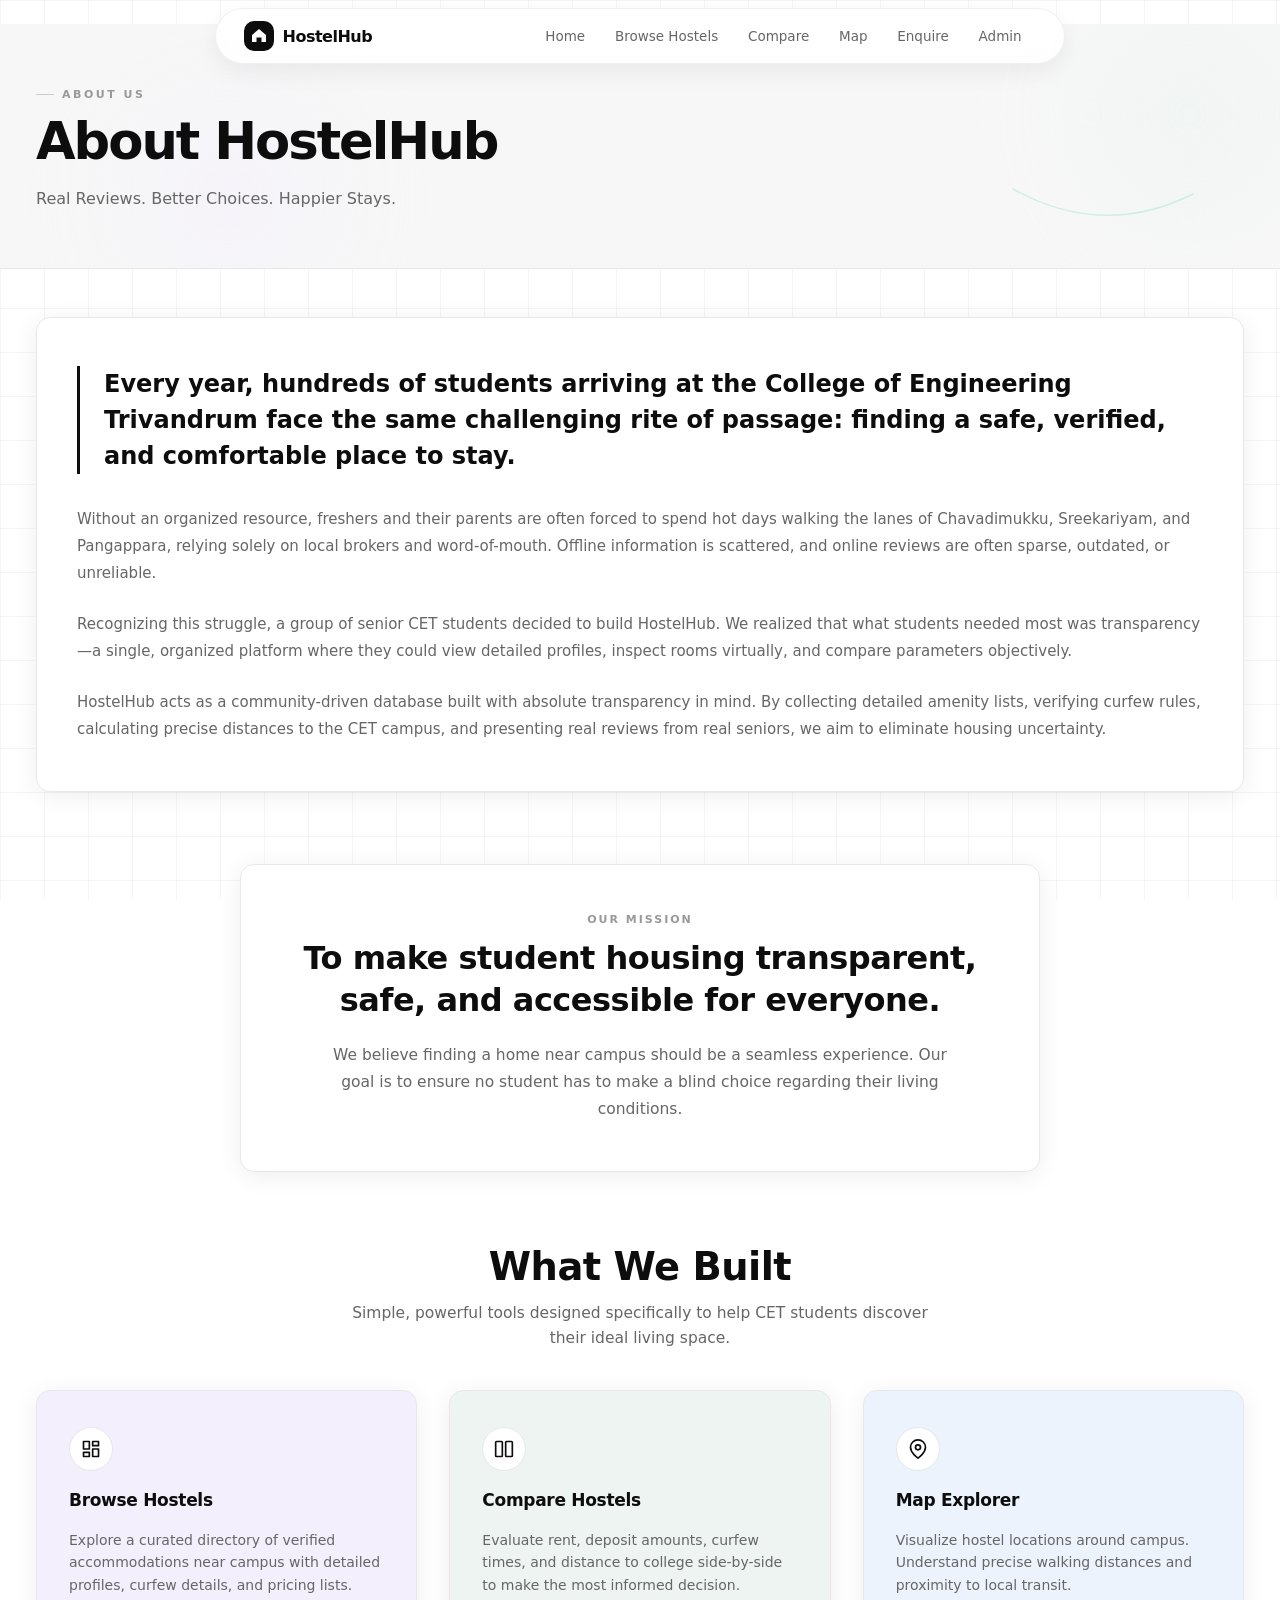
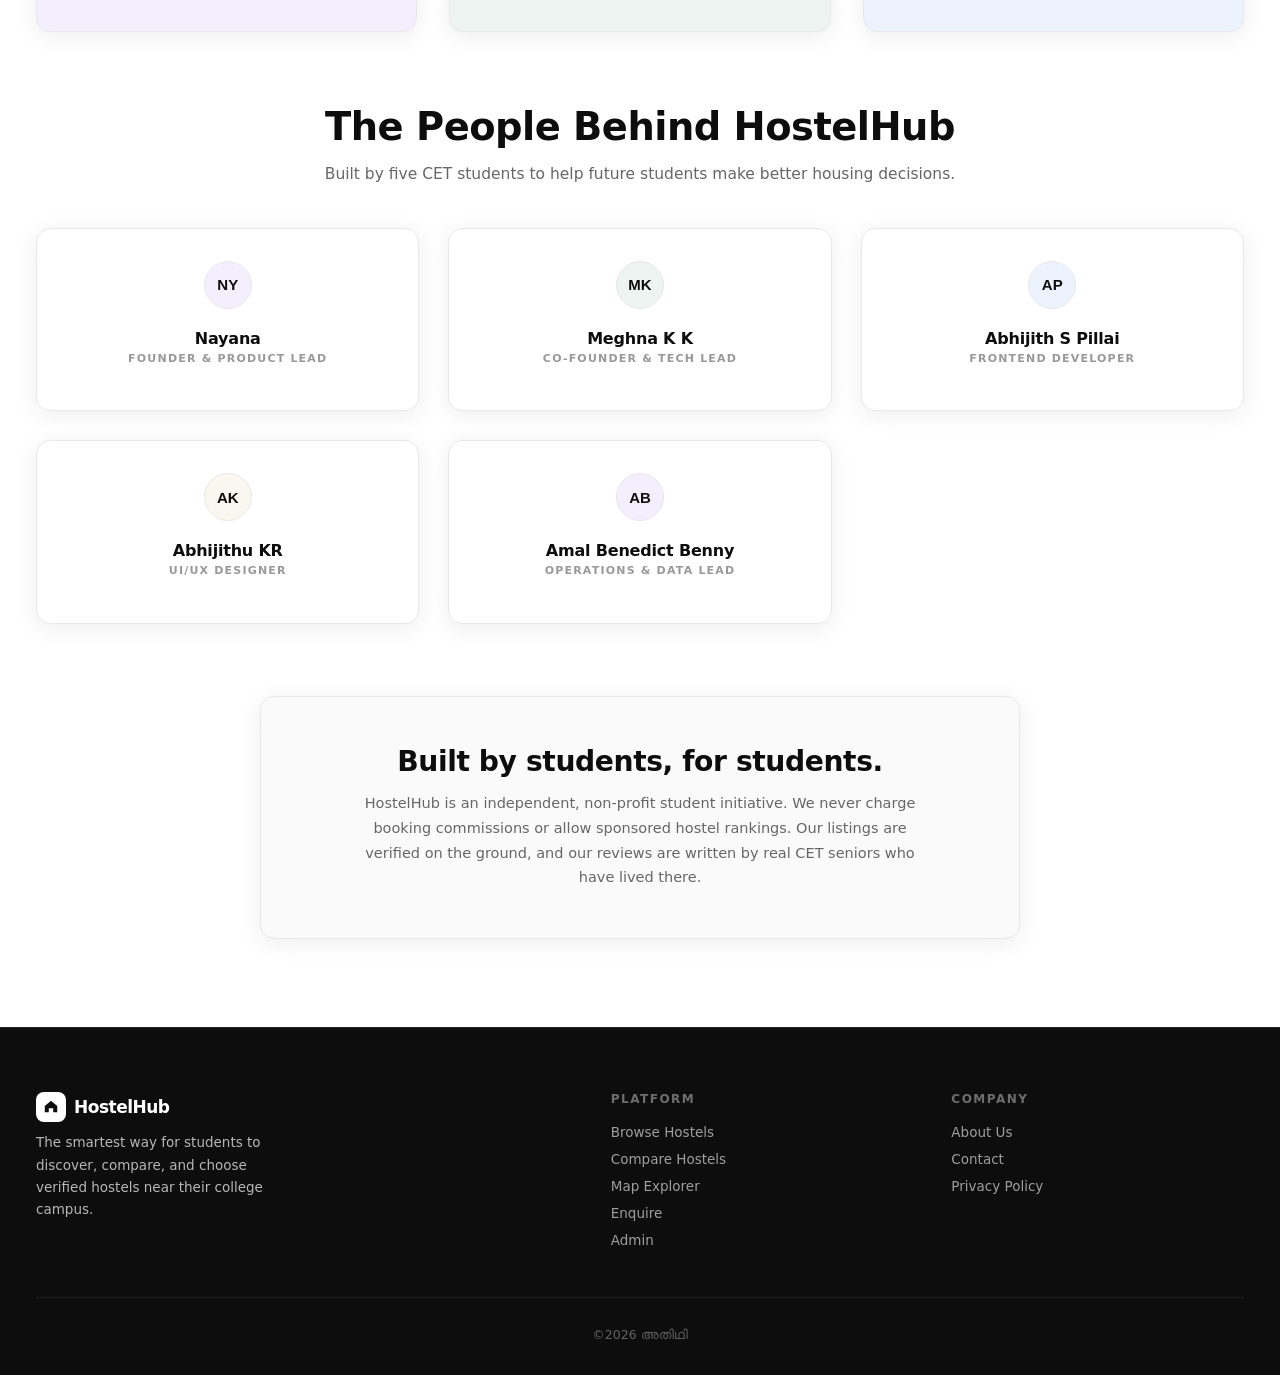
<file: frontend/aboutus.html>
<!DOCTYPE html>
<html lang="en">
<head>
<meta charset="UTF-8">
<meta name="viewport" content="width=device-width, initial-scale=1.0">
<title>About Us — HostelHub</title>
<meta name="description" content="Discover the story behind HostelHub, created by six CET students to bring transparency and reliable reviews to CET student housing.">
<link rel="preconnect" href="https://fonts.googleapis.com">
<link rel="preconnect" href="https://fonts.gstatic.com" crossorigin>
<link href="https://api.fontshare.com/v2/css?f[]=satoshi@900,700,500,400&display=swap" rel="stylesheet">
<link rel="stylesheet" href="shared.css">
<style>
  /* Page-specific styling for About Us */
  .about-container {
    max-width: var(--max);
    margin: 0 auto;
    padding: 3rem var(--px) 5.5rem;
    display: flex;
    flex-direction: column;
    gap: 4.5rem;
    position: relative;
    z-index: 5;
  }

  /* Shared card aesthetics matching homepage */
  .card-premium {
    background: var(--white);
    border: 1px solid var(--ge);
    border-radius: var(--radius);
    padding: 3rem 2.5rem;
    box-shadow: var(--shadow);
    transition: transform 0.22s, box-shadow 0.22s, border-color 0.22s;
  }
  .card-premium:hover {
    transform: translateY(-2px);
    box-shadow: var(--shadow-lg);
  }

  /* Story section */
  .story-card {
    display: flex;
    flex-direction: column;
    gap: 1.5rem;
  }
  .story-card__highlight {
    font-size: clamp(1.25rem, 2vw, 1.5rem);
    font-weight: 700;
    line-height: 1.5;
    color: var(--black);
    border-left: 3px solid var(--black);
    padding-left: 1.5rem;
    margin-bottom: 0.5rem;
  }
  .story-card__p {
    font-size: 15px;
    color: var(--g6);
    line-height: 1.8;
    font-weight: 500;
  }

  /* Mission statement card */
  .mission-card {
    text-align: center;
    max-width: 800px;
    margin: 0 auto;
    width: 100%;
  }
  .mission-card__h2 {
    font-size: 11px;
    font-weight: 700;
    text-transform: uppercase;
    letter-spacing: 2px;
    color: var(--g9);
    margin-bottom: 0.75rem;
  }
  .mission-card__title {
    font-size: clamp(1.6rem, 2.5vw, 2.1rem);
    font-weight: 900;
    color: var(--black);
    line-height: 1.3;
    letter-spacing: -0.5px;
    margin-bottom: 1.25rem;
  }
  .mission-card__p {
    font-size: 15.5px;
    color: var(--g6);
    line-height: 1.75;
    font-weight: 500;
    max-width: 620px;
    margin: 0 auto;
  }

  /* What We Built section */
  .built-section {
    display: flex;
    flex-direction: column;
    gap: 2rem;
  }
  .built-header {
    text-align: center;
    max-width: 600px;
    margin: 0 auto 0.5rem;
  }
  .built-header__h2 {
    font-size: clamp(1.8rem, 3vw, 2.4rem);
    font-weight: 900;
    letter-spacing: -0.5px;
    color: var(--black);
    margin-bottom: 0.75rem;
  }
  .built-header__sub {
    font-size: 15.5px;
    color: var(--g6);
    line-height: 1.6;
  }
  .built-grid {
    display: grid;
    grid-template-columns: repeat(3, 1fr);
    gap: 2rem;
  }
  .built-card {
    border-radius: var(--radius);
    padding: 2.2rem 2rem;
    border: 1px solid var(--ge);
    box-shadow: var(--shadow);
    transition: transform 0.22s, box-shadow 0.22s, border-color 0.22s;
    display: flex;
    flex-direction: column;
    align-items: flex-start;
    gap: 1.2rem;
    text-decoration: none;
    color: inherit;
  }
  .built-card:hover {
    transform: translateY(-4px);
    box-shadow: var(--shadow-lg);
    border-color: var(--black);
  }
  .built-card__icon {
    width: 44px;
    height: 44px;
    background: var(--white);
    border: 1.5px solid var(--ge);
    border-radius: 50%;
    display: grid;
    place-items: center;
    transition: background 0.2s, border-color 0.2s;
  }
  .built-card:hover .built-card__icon {
    background: var(--black);
    border-color: var(--black);
  }
  .built-card:hover .built-card__icon svg {
    stroke: var(--white);
    fill: var(--white);
  }
  .built-card__icon svg {
    width: 20px;
    height: 20px;
    stroke: var(--black);
    transition: stroke 0.2s, fill 0.2s;
  }
  .built-card__h3 {
    font-size: 17px;
    font-weight: 800;
    color: var(--black);
    letter-spacing: -0.3px;
  }
  .built-card__p {
    font-size: 14px;
    color: var(--g6);
    line-height: 1.6;
    font-weight: 500;
  }

  /* Team section */
  .team-section {
    display: flex;
    flex-direction: column;
    gap: 2.5rem;
  }
  .team-header {
    text-align: center;
    max-width: 680px;
    margin: 0 auto;
  }
  .team-header__h2 {
    font-size: clamp(1.8rem, 3vw, 2.4rem);
    font-weight: 900;
    letter-spacing: -0.5px;
    color: var(--black);
    margin-bottom: 0.75rem;
  }
  .team-header__sub {
    font-size: 15.5px;
    color: var(--g6);
    line-height: 1.7;
  }
  .team-grid {
    display: grid;
    grid-template-columns: repeat(3, 1fr);
    gap: 1.8rem;
  }
  .team-card {
    background: var(--white);
    border: 1px solid var(--ge);
    border-radius: var(--radius);
    padding: 2rem 1.8rem;
    box-shadow: var(--shadow);
    display: flex;
    flex-direction: column;
    align-items: center;
    text-align: center;
    transition: transform 0.2s, box-shadow 0.2s;
  }
  .team-card:hover {
    transform: translateY(-3px);
    box-shadow: var(--shadow-lg);
  }
  .team-card__avatar-wrap {
    width: 48px;
    height: 48px;
    margin-bottom: 1.25rem;
  }
  .team-card__avatar {
    width: 100%;
    height: 100%;
    border-radius: 50%;
    display: flex;
    align-items: center;
    justify-content: center;
    font-family: 'Satoshi', sans-serif;
    font-weight: 700;
    font-size: 15px;
    color: var(--black);
    border: 1px solid var(--ge);
  }
  .team-card__name {
    font-size: 16px;
    font-weight: 800;
    color: var(--black);
    margin-bottom: 0.25rem;
    letter-spacing: -0.2px;
  }
  .team-card__role {
    font-size: 11px;
    font-weight: 700;
    color: var(--g9);
    text-transform: uppercase;
    letter-spacing: 1.2px;
    margin-bottom: 0.85rem;
  }
  .team-card__contribution {
    font-size: 13.5px;
    color: var(--g6);
    line-height: 1.6;
    font-weight: 500;
  }

  /* Final trust section */
  .trust-card {
    text-align: center;
    max-width: 760px;
    margin: 0 auto;
    width: 100%;
  }
  .trust-card__h2 {
    font-size: clamp(1.5rem, 2.2vw, 1.9rem);
    font-weight: 900;
    color: var(--black);
    letter-spacing: -0.4px;
    margin-bottom: 0.85rem;
  }
  .trust-card__p {
    font-size: 14.5px;
    color: var(--g6);
    line-height: 1.7;
    font-weight: 500;
    max-width: 580px;
    margin: 0 auto;
  }

  /* Navigation drawer styling for mobile viewports */
  @media (max-width: 768px) {
    .nav__ham {
      display: flex;
    }
    
    .nav__links {
      display: flex;
      flex-direction: column;
      position: fixed;
      top: 0;
      right: -100%;
      width: 280px;
      height: 100vh;
      background: #ffffff;
      box-shadow: -10px 0 30px rgba(0, 0, 0, 0.05);
      padding: 6rem 2.5rem;
      gap: 1.8rem;
      transition: right 0.3s cubic-bezier(0.16, 1, 0.3, 1);
      z-index: 105;
    }

    .nav__links.open {
      right: 0;
    }

    .nav__links li {
      list-style: none;
    }

    .nav__links li a {
      display: block;
      font-size: 15.5px !important;
      font-weight: 600 !important;
      color: var(--black) !important;
      padding: 0.5rem 0;
      transition: color 0.18s;
    }

    .nav__ham span {
      transition: transform 0.3s, opacity 0.3s;
    }

    .nav__ham.open span:nth-child(1) {
      transform: translateY(7px) rotate(45deg);
    }
    .nav__ham.open span:nth-child(2) {
      opacity: 0;
    }
    .nav__ham.open span:nth-child(3) {
      transform: translateY(-7px) rotate(-45deg);
    }
  }

  /* Responsive tweaks for the custom content */
  @media(max-width: 1024px) {
    .built-grid {
      grid-template-columns: repeat(2, 1fr);
      gap: 1.5rem;
    }
    .team-grid {
      grid-template-columns: repeat(2, 1fr);
      gap: 1.5rem;
    }
  }

  @media(max-width: 768px) {
    .about-container {
      padding: 2.5rem var(--px) 4.5rem;
      gap: 3.5rem;
    }
    .built-grid {
      grid-template-columns: 1fr;
      gap: 1.25rem;
    }
    .team-grid {
      grid-template-columns: 1fr;
      gap: 1.25rem;
    }
    .card-premium {
      padding: 2.2rem 1.8rem;
    }
  }
</style>
</head>
<body>

<!-- ══════════ NAV ══════════ -->
<header class="nav">
  <div class="nav__inner">
    <a class="nav__logo" href="hosteltxt.html">
      <div class="nav__logo-mark">
        <svg viewBox="0 0 18 18" fill="none"><path d="M2 15V8L9 2L16 8V15H11.5V10.5H6.5V15H2Z" fill="white"/></svg>
      </div>
      <span class="nav__logo-name">HostelHub</span>
    </a>
    <ul class="nav__links">
      <li><a href="hosteltxt.html">Home</a></li>
      <li><a href="browse.html">Browse Hostels</a></li>
      <li><a href="compare.html">Compare</a></li>
      <li><a href="map.html">Map</a></li>
      <li><a href="enquire.html">Enquire</a></li>
      <li><a href="admin-login.html">Admin</a></li>
    </ul>
    <button class="nav__ham" aria-label="Menu"><span></span><span></span><span></span></button>
  </div>
</header>

<!-- ══════════ PAGE HERO ══════════ -->
<div class="page-hero" style="position:relative; overflow:hidden;">
  <div class="dec-shape dec-shape--sage" style="top:-20px; right:-20px; width:220px; height:220px; opacity:0.55;"></div>
  <div class="dec-shape dec-shape--lavender" style="bottom:-30px; left:10%; width:200px; height:200px; opacity:0.45;"></div>
  <svg class="scribble-svg" style="bottom:10%; right:6%; width:200px; height:70px; opacity:0.6" viewBox="0 0 200 70">
    <path class="scribble-path accent-sage" d="M10,15 Q100,65 190,20" />
  </svg>
  <div class="page-hero__inner" style="position:relative; z-index:2;">
    <p class="page-hero__label">About Us</p>
    <h1 class="page-hero__h1">About HostelHub</h1>
    <p class="page-hero__sub">Real Reviews. Better Choices. Happier Stays.</p>
  </div>
</div>

<!-- ══════════ ABOUT CONTENT ══════════ -->
<div class="about-container">

  <!-- Our Story -->
  <div class="card-premium story-card">
    <div class="story-card__highlight">
      Every year, hundreds of students arriving at the College of Engineering Trivandrum face the same challenging rite of passage: finding a safe, verified, and comfortable place to stay.
    </div>
    <p class="story-card__p">
      Without an organized resource, freshers and their parents are often forced to spend hot days walking the lanes of Chavadimukku, Sreekariyam, and Pangappara, relying solely on local brokers and word-of-mouth. Offline information is scattered, and online reviews are often sparse, outdated, or unreliable.
    </p>
    <p class="story-card__p">
      Recognizing this struggle, a group of senior CET students decided to build HostelHub. We realized that what students needed most was transparency—a single, organized platform where they could view detailed profiles, inspect rooms virtually, and compare parameters objectively.
    </p>
    <p class="story-card__p">
      HostelHub acts as a community-driven database built with absolute transparency in mind. By collecting detailed amenity lists, verifying curfew rules, calculating precise distances to the CET campus, and presenting real reviews from real seniors, we aim to eliminate housing uncertainty.
    </p>
  </div>

  <!-- Our Mission -->
  <div class="card-premium mission-card">
    <div class="mission-card__h2">Our Mission</div>
    <h3 class="mission-card__title">To make student housing transparent, safe, and accessible for everyone.</h3>
    <p class="mission-card__p">
      We believe finding a home near campus should be a seamless experience. Our goal is to ensure no student has to make a blind choice regarding their living conditions.
    </p>
  </div>

  <!-- What We Built -->
  <div class="built-section">
    <div class="built-header">
      <h2 class="built-header__h2">What We Built</h2>
      <p class="built-header__sub">Simple, powerful tools designed specifically to help CET students discover their ideal living space.</p>
    </div>
    <div class="built-grid">
      <!-- Browse Card -->
      <a href="browse.html" class="built-card bg-lavender">
        <div class="built-card__icon">
          <svg viewBox="0 0 24 24" fill="none" stroke-width="2" stroke-linecap="round" stroke-linejoin="round">
            <rect x="3" y="3" width="7" height="9" />
            <rect x="14" y="3" width="7" height="5" />
            <rect x="14" y="12" width="7" height="9" />
            <rect x="3" y="16" width="7" height="5" />
          </svg>
        </div>
        <h3 class="built-card__h3">Browse Hostels</h3>
        <p class="built-card__p">Explore a curated directory of verified accommodations near campus with detailed profiles, curfew details, and pricing lists.</p>
      </a>

      <!-- Compare Card -->
      <a href="compare.html" class="built-card bg-sage">
        <div class="built-card__icon">
          <svg viewBox="0 0 24 24" fill="none" stroke-width="2" stroke-linecap="round" stroke-linejoin="round">
            <rect x="2" y="3" width="8" height="18" rx="1" />
            <rect x="14" y="3" width="8" height="18" rx="1" />
          </svg>
        </div>
        <h3 class="built-card__h3">Compare Hostels</h3>
        <p class="built-card__p">Evaluate rent, deposit amounts, curfew times, and distance to college side-by-side to make the most informed decision.</p>
      </a>

      <!-- Map Card -->
      <a href="map.html" class="built-card bg-blue">
        <div class="built-card__icon">
          <svg viewBox="0 0 24 24" fill="none" stroke-width="2" stroke-linecap="round" stroke-linejoin="round">
            <path d="M21 10c0 7-9 13-9 13s-9-6-9-13a9 9 0 0 1 18 0z" />
            <circle cx="12" cy="10" r="3" />
          </svg>
        </div>
        <h3 class="built-card__h3">Map Explorer</h3>
        <p class="built-card__p">Visualize hostel locations around campus. Understand precise walking distances and proximity to local transit.</p>
      </a>
    </div>
  </div>

  <!-- The People Behind HostelHub -->
  <div class="team-section">
    <div class="team-header">
      <h2 class="team-header__h2">The People Behind HostelHub</h2>
      <p class="team-header__sub">Built by five CET students to help future students make better housing decisions.</p>
    </div>

    <div class="team-grid">
      <!-- Member 1 -->
      <div class="team-card">
        <div class="team-card__avatar-wrap">
          <div class="team-card__avatar bg-lavender">NY</div>
        </div>
        <div class="team-card__name">Nayana</div>
        <div class="team-card__role">Founder & Product Lead</div>
      </div>

      <!-- Member 2 -->
      <div class="team-card">
        <div class="team-card__avatar-wrap">
          <div class="team-card__avatar bg-sage">MK</div>
        </div>
        <div class="team-card__name">Meghna K K</div>
        <div class="team-card__role">Co-Founder & Tech Lead</div>
      </div>

      <!-- Member 3 -->
      <div class="team-card">
        <div class="team-card__avatar-wrap">
          <div class="team-card__avatar bg-blue">AP</div>
        </div>
        <div class="team-card__name">Abhijith S Pillai</div>
        <div class="team-card__role">Frontend Developer</div>
      </div>

      <!-- Member 4 -->
      <div class="team-card">
        <div class="team-card__avatar-wrap">
          <div class="team-card__avatar bg-beige">AK</div>
        </div>
        <div class="team-card__name">Abhijithu KR</div>
        <div class="team-card__role">UI/UX Designer</div>
      </div>

      <!-- Member 5 -->
      <div class="team-card">
        <div class="team-card__avatar-wrap">
          <div class="team-card__avatar bg-lavender">AB</div>
        </div>
        <div class="team-card__name">Amal Benedict Benny</div>
        <div class="team-card__role">Operations & Data Lead</div>
      </div>
    </div>
  </div>

  <!-- Final Trust Section -->
  <div class="card-premium trust-card bg-offwhite">
    <h2 class="trust-card__h2">Built by students, for students.</h2>
    <p class="trust-card__p">
      HostelHub is an independent, non-profit student initiative. We never charge booking commissions or allow sponsored hostel rankings. Our listings are verified on the ground, and our reviews are written by real CET seniors who have lived there.
    </p>
  </div>

</div>

<!-- ══════════ FOOTER ══════════ -->
<footer class="footer">
  <div class="footer__inner">
    <div class="footer__top">
      <div>
        <div class="footer__brand-name">
          <div class="footer__brand-mark"><svg viewBox="0 0 18 18" fill="none"><path d="M2 15V8L9 2L16 8V15H11.5V10.5H6.5V15H2Z" fill="#0d0d0d"/></svg></div>
          HostelHub
        </div>
        <p class="footer__desc">The smartest way for students to discover, compare, and choose verified hostels near their college campus.</p>
       
      </div>
      <div>
        <div class="footer__col-title">Platform</div>
        <ul class="footer__links">
          <li><a href="browse.html">Browse Hostels</a></li>
          <li><a href="compare.html">Compare Hostels</a></li>
          <li><a href="map.html">Map Explorer</a></li>
          <li><a href="enquire.html">Enquire</a></li>
          <li><a href="admin-login.html">Admin</a></li>
        </ul>
      </div>
      <div>
        <div class="footer__col-title">Company</div>
        <ul class="footer__links">
          <li><a href="aboutus.html">About Us</a></li>
          <li><a href="enquire.html#contact">Contact</a></li>
          <li><a href="privacy.html">Privacy Policy</a></li>
        </ul>
      </div>
    </div>
     <div class="footer__bottom">
      <span class="footer__copy">©2026 അതിഥി</span>
      
    </div>
  </div>
</footer>

<script>
  // Mobile responsive nav drawer toggle
  const navHam = document.querySelector('.nav__ham');
  const navLinks = document.querySelector('.nav__links');

  if (navHam && navLinks) {
    navHam.addEventListener('click', () => {
      navHam.classList.toggle('open');
      navLinks.classList.toggle('open');
    });
  }
</script>

</body>
</html>
</file>
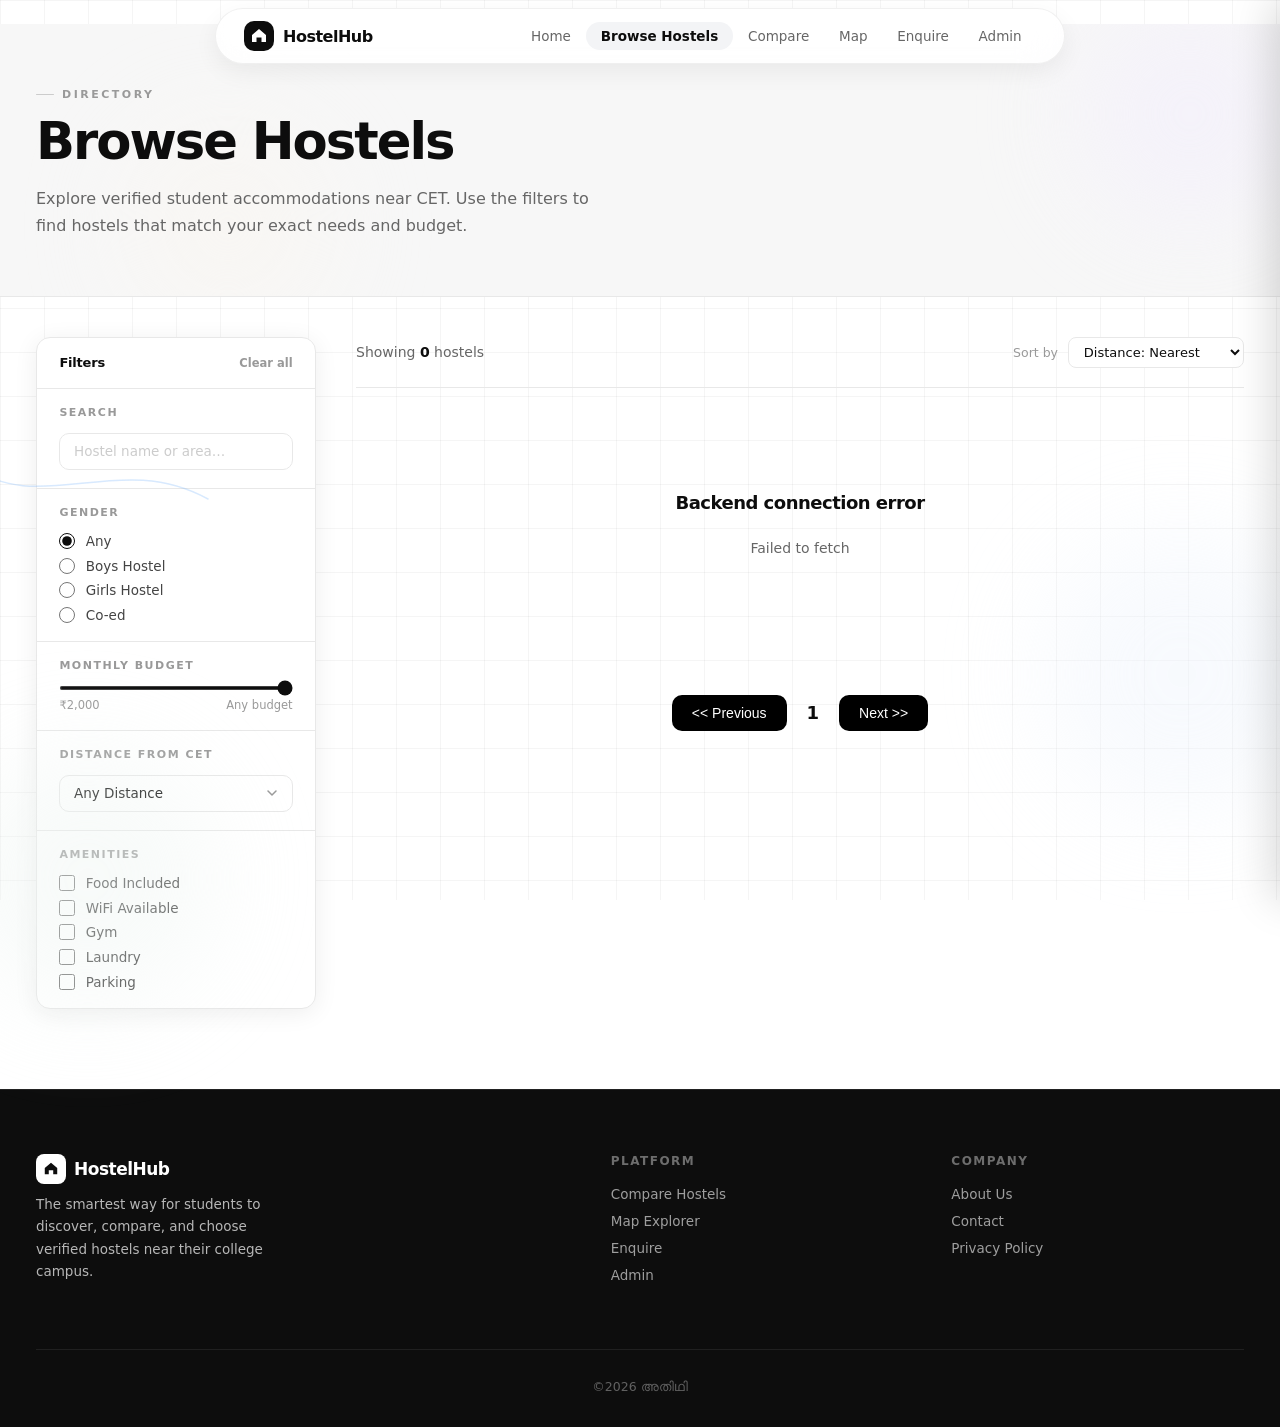
<file: frontend/browse.html>
<!DOCTYPE html>
<html lang="en">
<head>
<meta charset="UTF-8">
<meta name="viewport" content="width=device-width, initial-scale=1.0">
<title>Browse Hostels — HostelHub</title>
<meta name="description" content="Browse verified student hostels near CET. Filter by budget, distance, gender, and amenities to find your perfect accommodation.">
<link rel="preconnect" href="https://fonts.googleapis.com">
<link rel="preconnect" href="https://fonts.gstatic.com" crossorigin>
<link href="https://api.fontshare.com/v2/css?f[]=satoshi@900,700,500,400&display=swap" rel="stylesheet">
<link rel="stylesheet" href="shared.css">
<style>
/* ════ BROWSE PAGE SPECIFIC ════ */
.browse-layout{
  position:relative;z-index:5;
  max-width:var(--max);margin:0 auto;
  padding:2.5rem var(--px) 5rem;
  display:grid;
  grid-template-columns:280px 1fr;
  gap:2.5rem;
  align-items:start;
}

/* ── SIDEBAR ── */
.sidebar{
  position:sticky;
  top:calc(var(--nav-h) + 1.5rem);
  background:var(--white);
  border:1px solid var(--ge);
  border-radius:var(--radius);
  overflow:hidden;
  box-shadow:var(--shadow);
}
.sidebar__header{
  padding:1.1rem 1.4rem;
  border-bottom:1px solid var(--ge);
  display:flex;align-items:center;justify-content:space-between;
}
.sidebar__title{font-size:13px;font-weight:700;letter-spacing:-.2px}
.sidebar__clear{
  font-size:11.5px;font-weight:600;color:var(--g9);
  background:none;border:none;cursor:pointer;
  font-family:inherit;transition:color .18s;padding:0;
}
.sidebar__clear:hover{color:var(--black)}
.sidebar__body{padding:0}

.filter-group{
  border-bottom:1px solid var(--ge);
  padding:1.1rem 1.4rem;
}
.filter-group:last-child{border-bottom:none}
.filter-group__label{
  font-size:11px;font-weight:700;letter-spacing:1.5px;
  text-transform:uppercase;color:var(--g9);
  margin-bottom:.85rem;display:block;
}

/* Search input */
.filter-input{
  width:100%;padding:.6rem .85rem;
  border:1.5px solid var(--ge);border-radius:10px;
  font-family:inherit;font-size:13.5px;color:var(--black);
  background:var(--white);outline:none;
  transition:border-color .18s;
}
.filter-input:focus{border-color:#aaa}
.filter-input::placeholder{color:var(--gc)}

/* Radio buttons */
.filter-radios{display:flex;flex-direction:column;gap:.55rem}
.filter-radio{
  display:flex;align-items:center;gap:.65rem;
  cursor:pointer;
}
.filter-radio input[type="radio"]{
  width:16px;height:16px;
  accent-color:var(--black);cursor:pointer;flex-shrink:0;
}
.filter-radio span{font-size:13.5px;color:var(--g4);font-weight:500}

/* Checkboxes */
.filter-checks{display:flex;flex-direction:column;gap:.55rem}
.filter-check{
  display:flex;align-items:center;gap:.65rem;
  cursor:pointer;
}
.filter-check input[type="checkbox"]{
  width:16px;height:16px;
  accent-color:var(--black);cursor:pointer;flex-shrink:0;
}
.filter-check span{font-size:13.5px;color:var(--g4);font-weight:500}

/* Range */
.filter-range-wrap{display:flex;flex-direction:column;gap:.5rem}
.filter-range{
  width:100%;accent-color:var(--black);cursor:pointer;height:4px;
}
.filter-range-vals{display:flex;justify-content:space-between}
.filter-range-vals span{font-size:11.5px;color:var(--g9);font-weight:500}

/* Select */
.filter-select{
  width:100%;padding:.6rem .85rem;
  border:1.5px solid var(--ge);border-radius:10px;
  font-family:inherit;font-size:13.5px;color:var(--black);
  background:var(--white);outline:none;cursor:pointer;
  transition:border-color .18s;
  appearance:none;
  background-image:url("data:image/svg+xml,%3Csvg viewBox='0 0 16 16' fill='none' xmlns='http://www.w3.org/2000/svg'%3E%3Cpath d='M4 6L8 10L12 6' stroke='%23999' stroke-width='1.5' stroke-linecap='round' stroke-linejoin='round'/%3E%3C/svg%3E");
  background-repeat:no-repeat;
  background-position:right .75rem center;
  background-size:16px;
}
.filter-select:focus{border-color:#aaa}

/* Apply btn */
.sidebar__apply{
  margin:1rem 1.4rem 1.4rem;
  display:block;width:calc(100% - 2.8rem);
  background:var(--black);color:var(--white);
  border:none;padding:.75rem;border-radius:10px;
  font-family:inherit;font-size:13.5px;font-weight:600;
  cursor:pointer;transition:background .18s;
}
.sidebar__apply:hover{background:#2a2a2a}

/* ── RESULTS AREA ── */
.results{display:flex;flex-direction:column;gap:1.5rem}
.results-header{
  display:flex;align-items:center;justify-content:space-between;gap:1rem;
  padding-bottom:1.2rem;border-bottom:1px solid var(--ge);
}
.results-count{
  font-size:14px;color:var(--g6);font-weight:500;
}
.results-count strong{color:var(--black);font-weight:700}
.results-sort{display:flex;align-items:center;gap:.6rem}
.results-sort label{font-size:12.5px;color:var(--g9);font-weight:500}
.results-sort select{
  padding:.4rem .7rem;border:1.5px solid var(--ge);
  border-radius:8px;font-family:inherit;font-size:13px;
  color:var(--black);background:var(--white);outline:none;cursor:pointer;
}
.results-grid{
  display:grid;grid-template-columns:repeat(2,1fr);gap:1.2rem;
}

/* Hostel card */
.hc{
  background:var(--white);border:1px solid var(--ge);
  border-radius:var(--radius);overflow:hidden;
  transition:transform .22s,box-shadow .22s;cursor:pointer;
  display:flex;flex-direction:column;
}
.hc:hover{transform:translateY(-5px);box-shadow:var(--shadow-lg)}
.hc__img{
  height:140px;background:var(--gf7);
  display:flex;align-items:center;justify-content:center;
  border-bottom:1px solid var(--ge);position:relative;overflow:hidden;
}
.hc__badge{
  position:absolute;top:.7rem;right:.7rem;
  font-size:11px;font-weight:600;padding:.25rem .6rem;border-radius:20px;
}
.hc__body{padding:1.1rem 1.2rem 1.3rem;flex:1;display:flex;flex-direction:column}
.hc__name{font-size:15.5px;font-weight:800;margin-bottom:.3rem;letter-spacing:-.3px;color:var(--black)}
.hc__row{display:flex;align-items:center;justify-content:space-between;margin-bottom:.6rem}
.hc__dist{font-size:12px;color:var(--g9);display:flex;align-items:center;gap:4px}
.hc__price{font-size:18px;font-weight:900;letter-spacing:-.5px;color:var(--black)}
.hc__price span{font-size:12px;font-weight:400;color:var(--g9)}
.hc__tags{display:flex;flex-wrap:wrap;gap:.3rem;margin-bottom:1rem;flex:1}
.tag{font-size:10.5px;font-weight:500;background:var(--gf3);border:1px solid var(--ge);color:var(--g6);padding:.18rem .5rem;border-radius:20px}
.hc__btn{
  width:100%;background:transparent;color:var(--black);
  border:1.5px solid var(--ge);padding:.58rem;
  border-radius:10px;font-family:inherit;font-size:13px;font-weight:600;
  cursor:pointer;transition:background .18s,border-color .18s,color .18s;
}
.hc:hover .hc__btn{background:var(--black);color:var(--white);border-color:var(--black)}

/* Empty state */
.empty-state{
  grid-column:1/-1;
  display:flex;flex-direction:column;align-items:center;
  justify-content:center;gap:1rem;padding:5rem 2rem;
  text-align:center;
}
.empty-state__icon{
  width:60px;height:60px;background:var(--gf3);border:1px solid var(--ge);
  border-radius:16px;display:grid;place-items:center;margin-bottom:.5rem;
}
.empty-state__icon svg{width:28px;height:28px;opacity:.4}
.empty-state__h{font-size:18px;font-weight:700;letter-spacing:-.5px;margin-bottom:.5rem}
.empty-state__p{font-size:14px;color:var(--g6);line-height:1.65;max-width:360px}

/* ── DETAILS DRAWER SYSTEM ── */
.drawer-overlay{
  position:fixed;inset:0;background:rgba(0,0,0,0.4);
  z-index:999;opacity:0;pointer-events:none;
  transition:opacity 0.4s cubic-bezier(0.16, 1, 0.3, 1);
  backdrop-filter:blur(4px);
}
.drawer-overlay.open{opacity:1;pointer-events:auto}

.drawer{
  position:fixed;top:0;right:0;bottom:0;width:520px;
  background:var(--white);border-left:1px solid var(--ge);
  box-shadow:-8px 0 40px rgba(0,0,0,0.15);z-index:1000;
  transform:translateX(100%);
  transition:transform 0.45s cubic-bezier(0.16, 1, 0.3, 1);
  display:flex;flex-direction:column;
}
.drawer.open{transform:translateX(0)}
.drawer__header{
  padding:1.5rem var(--px);border-bottom:1px solid var(--ge);
  display:flex;align-items:center;justify-content:space-between;
  background:var(--gf7);
}
.drawer__close{
  background:none;border:none;font-size:24px;color:var(--g6);
  cursor:pointer;display:grid;place-items:center;width:32px;height:32px;
  border-radius:50%;transition:background .18s, color .18s;
}
.drawer__close:hover{background:var(--ge);color:var(--black)}
.drawer__title{font-size:18px;font-weight:900;letter-spacing:-.5px}
.drawer__subtitle{font-size:12.5px;color:var(--g6);margin-top:.15rem}
.drawer__body{
  flex:1;overflow-y:auto;padding:2rem var(--px);
  display:flex;flex-direction:column;gap:2.2rem;
}
.d-sec{display:flex;flex-direction:column;gap:.7rem}
.d-sec__title{
  font-size:11px;font-weight:800;letter-spacing:1.5px;
  text-transform:uppercase;color:var(--g9);
  border-bottom:1px solid var(--ge);padding-bottom:.4rem;
}
.d-grid{display:grid;grid-template-columns:1fr 1fr;gap:1rem}
.d-item{display:flex;flex-direction:column;gap:.15rem}
.d-label{font-size:11.5px;color:var(--g9);font-weight:600}
.d-val{font-size:13.5px;color:var(--black);font-weight:700}
.d-amenities{display:flex;flex-wrap:wrap;gap:.4rem}
.d-amenity-badge{
  font-size:11.5px;font-weight:600;padding:.3rem .75rem;
  border-radius:20px;background:var(--gf3);border:1px solid var(--ge);
  color:var(--g4);
}
.d-amenity-badge.yes{background:#edfdf6;color:#047857;border-color:#a7f3d0}
.d-amenity-badge.no{background:#fef2f2;color:#b91c1c;border-color:#fecaca}
.d-rating-bar-wrap{display:flex;align-items:center;justify-content:space-between;gap:1.5rem}
.d-rating-label{font-size:12.5px;color:var(--g4);font-weight:500;width:90px}
.d-rating-bar{flex:1;height:6px;background:var(--ge);border-radius:3px;position:relative}
.d-rating-fill{position:absolute;top:0;left:0;bottom:0;background:var(--black);border-radius:3px}
.d-rating-score{font-size:12px;font-weight:700;color:var(--black);width:20px;text-align:right}
.drawer__footer{
  padding:1.2rem var(--px);border-top:1px solid var(--ge);
  background:var(--gf7);display:flex;gap:.8rem;
}
.drawer-btn{
  flex:1;padding:.8rem;border-radius:12px;font-family:inherit;
  font-size:13.5px;font-weight:700;text-align:center;text-decoration:none;
  cursor:pointer;display:inline-flex;align-items:center;justify-content:center;gap:8px;
  transition:transform .15s, background .15s;
}
.drawer-btn--primary{background:var(--black);color:var(--white);border:none}
.drawer-btn--primary:hover{background:#222;transform:translateY(-1px)}
.drawer-btn--outline{background:var(--white);color:var(--black);border:1.5px solid var(--ge)}
.drawer-btn--outline:hover{background:var(--gf3);transform:translateY(-1px);border-color:var(--gc)}
/* Styling for mobile screens (under 768px width) */
@media (max-width: 768px) {
  .nav__ham {
    display: flex; /* Show the 3 bars */
  }
  
  .nav__links {
    position: fixed;
    top: 0;
    right: 320px; /* Hidden off-screen to the right by default */
    width: 280px;
    height: 100vh;
    background: #ffffff; /* Or var(--white) */
    box-shadow: -10px 0 30px rgba(0, 0, 0, 0.05);
    flex-direction: column;
    padding: 6rem 2.5rem;
    gap: 1.5rem;
    transition: right 0.3s cubic-bezier(0.16, 1, 0.3, 1);
    z-index: 105;
  }

  /* When the 'open' class is added via JavaScript, slide the menu in */
  .nav__links.open {
    right: 0;
  }

  /* Animate the 3 bars into an 'X' shape when open */
  .nav__ham.open span:nth-child(1) {
    transform: translateY(7px) rotate(45deg);
  }
  .nav__ham.open span:nth-child(2) {
    opacity: 0;
  }
  .nav__ham.open span:nth-child(3) {
    transform: translateY(-7px) rotate(-45deg);
  }
}

/* Responsive */
@media(max-width:1024px){
  .browse-layout{grid-template-columns:240px 1fr;gap:2rem}
}
@media(max-width:860px){
  .browse-layout{grid-template-columns:1fr;gap:1.5rem}
  .sidebar{position:static}
  .results-grid{grid-template-columns:repeat(2,1fr)}
  .drawer{width:100%}
}
@media(max-width:600px){
  .results-grid{grid-template-columns:1fr}
  .browse-layout{padding:1.5rem var(--px) 4rem}
}
/* ══════════ MOBILE RESPONSIVE NAV ══════════ */
@media (max-width: 768px) {
  /* Hide the desktop horizontal link styling and configure the vertical drawer */
  .nav__links {
    display: flex;
    flex-direction: column; /* Stack links vertically */
    position: fixed;
    top: 0;
    right: -100%; /* Hidden off-screen to the right by default */
    width: 280px; /* Drawer width */
    height: 100vh; /* Full viewport height */
    background: #ffffff; /* Solid white background for drawer */
    box-shadow: -10px 0 30px rgba(0, 0, 0, 0.05); /* Soft shadow on the left edge */
    padding: 6rem 2.5rem; /* Space at the top so the close button is clear */
    gap: 1.8rem; /* Vertical space between each link */
    transition: right 0.3s cubic-bezier(0.16, 1, 0.3, 1); /* Smooth slide animation */
    z-index: 105;
  }

  /* When the JavaScript adds the "open" class, slide it into view */
  .nav__links.open {
    right: 0;
  }

  /* Style the links inside the mobile drawer */
  .nav__links li {
    list-style: none;
    width: 100%;
  }

  .nav__links a {
    display: block;
    font-size: 18px; /* Slightly larger text for easy tapping on mobile */
    font-weight: 600;
    color: #71717a; /* Muted grey */
    text-decoration: none;
    padding: 8px 0;
    border-bottom: 1px solid #f4f4f5; /* Subtle separation line */
    transition: color 0.2s, padding-left 0.2s;
  }

  /* Hover and active states for links inside the drawer */
  .nav__links a:hover,
  .nav__links a.active {
    color: #0d0d0d; /* Black */
    padding-left: 6px; /* Tiny slide-in effect on hover */
  }

  /* Ensure the hamburger button stays on top of the menu */
  .nav__ham {
    display: flex;
    position: relative;
    z-index: 110;
  }
}
.pagination{
display:flex;

justify-content:center;

align-items:center;

gap:20px;

margin-top:30px;
}

.pagination button{

padding:10px 20px;

border:none;

background:black;

color:white;

border-radius:10px;

cursor:pointer;

font-size:14px;
}

.pagination button:disabled{

opacity:.5;

cursor:not-allowed;
}

#pageNumber{

font-size:18px;

font-weight:700;
}
</style>
</head>
<body>

<!-- ══════════ NAV ══════════ -->
<header class="nav">
  <div class="nav__inner">
    <a class="nav__logo" href="hosteltxt.html">
      <div class="nav__logo-mark">
        <svg viewBox="0 0 18 18" fill="none"><path d="M2 15V8L9 2L16 8V15H11.5V10.5H6.5V15H2Z" fill="white"/></svg>
      </div>
      <span class="nav__logo-name">HostelHub</span>
    </a>
    <ul class="nav__links">
      <li><a href="hosteltxt.html">Home</a></li>
      <li><a href="browse.html"class="active">Browse Hostels</a></li>
      <li><a href="compare.html">Compare</a></li>
      <li><a href="map.html">Map</a></li>
      
      <li><a href="enquire.html">Enquire</a></li>
      <li><a href="admin-login.html">Admin</a></li>
    </ul>
    <button class="nav__ham" aria-label="Menu"><span></span><span></span><span></span></button>
  </div>
</header>

<!-- ══════════ PAGE HERO ══════════ -->
<div class="page-hero" style="position:relative; overflow:hidden;">
  <div class="dec-shape dec-shape--lavender" style="top:-20px; right:-20px; width:220px; height:220px; opacity:0.6;"></div>
  <div class="dec-shape dec-shape--beige" style="bottom:-30px; left:10%; width:200px; height:200px; opacity:0.5;"></div>

  <div class="page-hero__inner" style="position:relative; z-index:2;">
    <p class="page-hero__label">Directory</p>
    <h1 class="page-hero__h1">Browse Hostels</h1>
    <p class="page-hero__sub">Explore verified student accommodations near CET. Use the filters to find hostels that match your exact needs and budget.</p>
  </div>
</div>

<!-- ══════════ BROWSE LAYOUT ══════════ -->
<div class="browse-layout">

  <!-- Pastel shape decorations -->
  <div class="dec-shape dec-shape--blue" style="top:30%; right:-5%; width:280px; height:280px; opacity:0.4;"></div>
  <div class="dec-shape dec-shape--sage" style="bottom:10%; left:-5%; width:260px; height:260px; opacity:0.4;"></div>

  <svg class="scribble-svg" style="top:18%; left:-5%; width:260px; height:90px; opacity:0.7" viewBox="0 0 260 90">
    <path class="scribble-path accent-blue" d="M10,25 C80,80 160,10 250,60" />
  </svg>

  <!-- SIDEBAR FILTERS -->
  <aside class="sidebar reveal" id="browse-sidebar">
    <div class="sidebar__header">
      <span class="sidebar__title">Filters</span>
      <button class="sidebar__clear" onclick="clearFilters()">Clear all</button>
    </div>
    <div class="sidebar__body">

      <!-- Search -->
      <div class="filter-group">
        <label class="filter-group__label">Search</label>
        <input
          type="text"
          class="filter-input"
          id="filter-name"
          placeholder="Hostel name or area…"
          oninput="applyFilters()"
        >
      </div>

      <!-- Gender -->
      <div class="filter-group">
        <label class="filter-group__label">Gender</label>
        <div class="filter-radios">
          <label class="filter-radio">
            <input type="radio" name="gender" value="any" checked onclick="applyFilters()">
            <span>Any</span>
          </label>
          <label class="filter-radio">
            <input type="radio" name="gender" value="Boys" onclick="applyFilters()">
            <span>Boys Hostel</span>
          </label>
          <label class="filter-radio">
            <input type="radio" name="gender" value="Girls" onclick="applyFilters()">
            <span>Girls Hostel</span>
          </label>
          <label class="filter-radio">
            <input type="radio" name="gender" value="Co-ed" onclick="applyFilters()">
            <span>Co-ed</span>
          </label>
        </div>
      </div>

      <!-- Budget Range -->
      <div class="filter-group">
        <label class="filter-group__label">Monthly Budget</label>
        <div class="filter-range-wrap">
          <input type="range" class="filter-range" id="filter-budget"
            min="2000" max="8000" value="8000" step="500"
            oninput="updateBudgetLabel(this.value)">
          <div class="filter-range-vals">
            <span>₹2,000</span>
            <span id="budget-val">Any budget</span>
          </div>
        </div>
      </div>

      <!-- Distance from CET -->
      <div class="filter-group">
        <label class="filter-group__label">Distance from CET</label>
        <select class="filter-select" id="filter-distance" onchange="applyFilters()">
          <option value="">Any Distance</option>
          <option value="0.5">Under 0.5 km</option>
          <option value="1">Under 1.0 km</option>
          <option value="2">Under 2.0 km</option>
          <option value="3">Under 3.0 km</option>
        </select>
      </div>

      <!-- Amenities -->
      <div class="filter-group">
        <label class="filter-group__label">Amenities</label>
        <div class="filter-checks">
          <label class="filter-check">
            <input type="checkbox" id="filter-food" onclick="applyFilters()">
            <span>Food Included</span>
          </label>
          <label class="filter-check">
            <input type="checkbox" id="filter-wifi" onclick="applyFilters()">
            <span>WiFi Available</span>
          </label>
          <label class="filter-check">
            <input type="checkbox" id="filter-gym" onclick="applyFilters()">
            <span>Gym</span>
          </label>
          <label class="filter-check">
            <input type="checkbox" id="filter-laundry" onclick="applyFilters()">
            <span>Laundry</span>
          </label>
          <label class="filter-check">
            <input type="checkbox" id="filter-parking" onclick="applyFilters()">
            <span>Parking</span>
          </label>
        </div>
      </div>

    </div>
  </aside>

  <!-- RESULTS -->
  <main class="results reveal" id="browse-results">

    <div class="results-header">
      <div class="results-count" id="results-count">Showing <strong>0</strong> hostels</div>
      <div class="results-sort">
        <label for="sort-select">Sort by</label>
        <select id="sort-select" onchange="applyFilters()">
          <option value="nearest">Distance: Nearest</option>
          <option value="lowest">Price: Lowest First</option>
          <option value="highest">Price: Highest First</option>
          <option value="rating">Rating: Highest First</option>
        </select>
      </div>
    </div>

    <div class="results-grid" id="results-grid">
      <!-- Generated dynamically -->
    </div>
    <div class="pagination">

<button id="prevBtn">
    << Previous
</button>

<span id="pageNumber">
1
</span>

<button id="nextBtn">
Next >>
</button>

</div>
  </main>
</div>

<!-- ══════════ DETAILED INFORMATION DRAWER (Airbnb style) ══════════ -->
<div class="drawer-overlay" id="drawer-overlay" onclick="closeDrawer()"></div>
<div class="drawer" id="drawer">
  <div class="drawer__header">
    <div>
      <h2 class="drawer__title" id="d-name">Hostel Detail Profile</h2>
      <div class="drawer__subtitle" id="d-area-badge">Area · Gender</div>
    </div>
    <button class="drawer__close" onclick="closeDrawer()">&times;</button>
  </div>
  <div class="drawer__body">
    <!-- Overview -->
    <div class="d-sec">
      <span class="d-sec__title">Overview</span>
      <div class="d-grid">
        <div class="d-item"><span class="d-label">Distance from CET</span><span class="d-val" id="d-distance">0.0 m</span></div>
        <div class="d-item"><span class="d-label">Vacancy</span><span class="d-val" id="d-capacity">0</span></div>
        <div class="d-item"><span class="d-label">Overall Rating</span><span class="d-val" id="d-overall-rating">—</span></div>
      </div>
    </div>

    <!-- Pricing & Rooms -->
    <div class="d-sec">
      <span class="d-sec__title">Pricing & Rooms</span>
      <div id="d-room-types-list">
        <!-- Filled dynamically -->
      </div>
    </div>

    <!-- Amenities -->
    <div class="d-sec">
      <span class="d-sec__title">Amenities</span>
      <div class="d-amenities" id="d-amenities-list">
        <!-- badges -->
      </div>
    </div>

    <!-- Reviews -->
    <div class="d-sec" id="d-reviews-section">
      <span class="d-sec__title">Reviews</span>
      <div id="d-reviews-list" style="font-size:13.5px; color:var(--g6); line-height:1.6;">
        <p style="color:var(--gc);">Loading reviews...</p>
      </div>
    </div>

    <!-- Rating Breakdown -->
    <div class="d-sec">
      <span class="d-sec__title">Rating Breakdown (HPA)</span>
      <div style="display:flex; flex-direction:column; gap:.6rem;">
        <div class="d-rating-bar-wrap">
          <span class="d-rating-label">Cleanliness</span>
          <div class="d-rating-bar"><div class="d-rating-fill" style="width: 85%"></div></div>
          <span class="d-rating-score">4.2</span>
        </div>
        <div class="d-rating-bar-wrap">
          <span class="d-rating-label">Food Quality</span>
          <div class="d-rating-bar"><div class="d-rating-fill" style="width: 80%"></div></div>
          <span class="d-rating-score">4.0</span>
        </div>
        <div class="d-rating-bar-wrap">
          <span class="d-rating-label">Security</span>
          <div class="d-rating-bar"><div class="d-rating-fill" style="width: 90%"></div></div>
          <span class="d-rating-score">4.5</span>
        </div>
        <div class="d-rating-bar-wrap">
          <span class="d-rating-label">Facilities</span>
          <div class="d-rating-bar"><div class="d-rating-fill" style="width: 80%"></div></div>
          <span class="d-rating-score">4.0</span>
        </div>
      </div>
    </div>

    <!-- Contact details -->
    <div class="d-sec">
      <span class="d-sec__title">Contact Details</span>
      <div class="d-item"><span class="d-label">Phone</span><span class="d-val" id="d-phone">+91 000 000 0000</span></div>
    </div>
  </div>
  <div class="drawer__footer">
    <a href="#" class="drawer-btn drawer-btn--primary" id="d-call-btn">📞 Call Owner</a>
    <a href="#" class="drawer-btn drawer-btn--outline" target="_blank" id="d-wa-btn">💬 Whatsapp Enquiry</a>
  </div>
</div>

<!-- ══════════ FOOTER ══════════ -->
<footer class="footer">
  <div class="footer__inner">
    <div class="footer__top">
      <div>
        <div class="footer__brand-name">
          <div class="footer__brand-mark"><svg viewBox="0 0 18 18" fill="none"><path d="M2 15V8L9 2L16 8V15H11.5V10.5H6.5V15H2Z" fill="#0d0d0d"/></svg></div>
          HostelHub
        </div>
        <p class="footer__desc">The smartest way for students to discover, compare, and choose verified hostels near their college campus.</p>
       
      </div>
      <div>
        <div class="footer__col-title">Platform</div>
        <ul class="footer__links">
          <li><a href="compare.html">Compare Hostels</a></li> 
          <li><a href="map.html">Map Explorer</a></li>
           <li><a href="enquire.html">Enquire</a></li>
          <li><a href="admin-login.html">Admin</a></li>
        </ul>
      </div>
      <div>
        <div class="footer__col-title">Company</div>
        <ul class="footer__links">
          <li><a href="aboutus.html">About Us</a></li>
          <li><a href="#contact">Contact</a></li>
          <li><a href="privacy.html">Privacy Policy</a></li>
        </ul>
      </div>
    </div>
    <div class="footer__bottom">
      <span class="footer__copy">©2026 അതിഥി</span>
      
    </div>
    </div>
  </div>
</footer>

<script>
// 10 REAL KERALA HOSTELS SAMPLE MOCK DATA
let hostels = [];
let filteredHostels = [];
let currentPage = 1;
const limit = 20;
let totalPages = 1;

async function applyFilters(page = 1){
  try {
    currentPage = page;

    const search = document.getElementById('filter-name').value;
    const gender = document.querySelector('input[name="gender"]:checked')?.value;
    const budget = document.getElementById('filter-budget').value;
    const sortValue = document.getElementById('sort-select').value;

    const params = new URLSearchParams();
    params.append("page", currentPage);
    params.append("limit", limit);

    if(search) params.append("search", search);
    if(gender && gender !== "any") params.append("gender", gender.toLowerCase());
    if(budget && Number(budget) < 8000) params.append("max_budget", budget);

    const distance = document.getElementById('filter-distance').value;
    if(distance) params.append("max_distance", distance * 1000);

    if(document.getElementById("filter-wifi").checked) params.append("wifi", "true");
    if(document.getElementById("filter-food").checked) params.append("mess", "true");
    if(document.getElementById("filter-parking").checked) params.append("parking", "true");
    if(document.getElementById("filter-gym").checked) params.append("gym", "true");
    if(document.getElementById("filter-laundry").checked) params.append("laundry", "true");

    const sortMap = {
      nearest: "distance",
      lowest: "rent_asc",
      highest: "rent_desc",
      rating: "rating"
    };

    params.append("sort", sortMap[sortValue] || "distance");

    const url = `https://review-system-km73.onrender.com/api/hostels?${params.toString()}`;
    console.log("Fetching:", url);

    const response = await fetch(url);
    const data = await response.json();

    console.log("Backend data:", data);

    if(!data.success){
      throw new Error(data.error || data.message || "Backend returned error");
    }

    const apiHostels = data.hostels || [];

    hostels = apiHostels.map(h => ({
      id: h.hostel_id,
      name: h.hostel_name,
      type: h.hostel_type.charAt(0).toUpperCase() + h.hostel_type.slice(1),
      distance: h.distance_from_college ?? 0,
      price: h.lowest_rent ?? 0,
      rating: h.overall_rating ?? 0,
      vacancies: h.vacancies ?? 0,
      area: h.address || "",
      amenities: {
        wifi: h.facilities?.wifi || false,
        food: h.facilities?.mess || false,
        parking: h.facilities?.parking || false,
        gym: h.facilities?.gym || false,
        laundry: h.facilities?.washing_machine || false
      }
    }));

    filteredHostels = [...hostels];
    totalPages = data.total_pages || 1;

    renderResults();

    document.getElementById("pageNumber").textContent = `${currentPage} / ${totalPages}`;
    document.getElementById("prevBtn").disabled = currentPage === 1;
    document.getElementById("nextBtn").disabled = currentPage === totalPages;

  } catch(error) {
    console.error("Frontend backend connection error:", error);
    document.getElementById("results-grid").innerHTML = `
      <div class="empty-state">
        <div class="empty-state__h">Backend connection error</div>
        <div class="empty-state__p">${error.message}</div>
      </div>
    `;
  }
}

function updateBudgetLabel(val){
  const label = document.getElementById('budget-val');
  label.textContent = val >= 8000 ? 'Any budget' : `Up to ₹${Number(val).toLocaleString('en-IN')}`;
  applyFilters();
}

function clearFilters(){
  document.getElementById('filter-name').value = '';
  document.querySelectorAll('input[name="gender"]')[0].checked = true;
  document.getElementById('filter-budget').value = 8000;
  updateBudgetLabel(8000);
  document.getElementById('filter-distance').value = '';
  document.getElementById('filter-food').checked = false;
  document.getElementById('filter-wifi').checked = false;
  document.getElementById('filter-gym').checked = false;
  document.getElementById('filter-laundry').checked = false;
  document.getElementById('filter-parking').checked = false;
  applyFilters();
}



function renderResults() {
  
  const grid = document.getElementById('results-grid');
  grid.innerHTML = '';
  
  document.getElementById('results-count').innerHTML = `Showing <strong>${filteredHostels.length}</strong> hostels`;

  if (filteredHostels.length === 0) {
    grid.innerHTML = `
      <div class="empty-state">
        <div class="empty-state__icon">
          <svg viewBox="0 0 28 28" fill="none"><rect x="4" y="8" width="20" height="16" rx="2" stroke="#000" stroke-width="1.5"/><path d="M2 11L14 3L26 11" stroke="#000" stroke-width="1.5" stroke-linejoin="round"/><rect x="10" y="16" width="8" height="8" stroke="#000" stroke-width="1.5"/></svg>
        </div>
        <div class="empty-state__h">No hostels match your filters</div>
        <div class="empty-state__p">Try clearing some filter options or adjusting your search criteria.</div>
      </div>
    `;
    return;
  }

  filteredHostels.forEach(h =>  {
    const card = document.createElement('div');
    card.className = 'hc reveal visible';
    card.onclick = () => openDrawer(h);

    let badgeClass = 'td-badge--coed';
    if(h.type === 'Boys') badgeClass = 'td-badge--boys';
    if(h.type === 'Girls') badgeClass = 'td-badge--girls';

    const amenitiesTags = [];
    if(h.amenities.wifi) amenitiesTags.push('<span class="tag">WiFi</span>');
    if(h.amenities.gym) amenitiesTags.push('<span class="tag">Gym</span>');
    if(h.amenities.food) amenitiesTags.push('<span class="tag">Food</span>');
    if(h.amenities.parking) amenitiesTags.push('<span class="tag">Parking</span>');
    if(h.amenities.laundry) amenitiesTags.push('<span class="tag">Laundry</span>');

    card.innerHTML = `
      <div class="hc__img">

<svg viewBox="0 0 18 18"
     fill="none"
     class="hc__img-ph"
     style="width:36px;height:36px;">

<path d="M2 15V8L9 2L16 8V15H11.5V10.5H6.5V15H2Z"
fill="black"/>

</svg>

<span class="hc__badge ${badgeClass}">
${h.type}
</span>

</div>
      <div class="hc__body">
        <h3 class="hc__name">${h.name}</h3>
        <div class="hc__row">
          <span class="hc__dist">📍 ${h.distance} m from CET</span>
          <span style="font-size:12.5px;font-weight:600">⭐ ${h.rating}</span>
        </div>
        <div class="hc__price">${h.price ? `₹${h.price.toLocaleString("en-IN")}<span>/mo</span>` : '—'}</div>
        <div class="hc__tags">
          ${amenitiesTags.slice(0, 3).join('')}
        </div>
        <button class="hc__btn">View Details</button>
      </div>
    `;
    grid.appendChild(card);
  });
  


document.getElementById("prevBtn")

.disabled = currentPage === 1;


document.getElementById("nextBtn")

.disabled = currentPage === totalPages;
}

function fmtDist(m) { return m >= 1000 ? `${(m/1000).toFixed(1)} km` : `${m} m`; }
function fmtPrice(n) { return n ? `₹${n.toLocaleString("en-IN")}/mo` : '—'; }

// DETAILS DRAWER FUNCTIONS
async function openDrawer(h) {
  document.getElementById("d-name").textContent = h.name;
  document.getElementById("d-area-badge").textContent = `${h.type} Hostel`;
  document.getElementById("d-distance").textContent = fmtDist(h.distance);
  document.getElementById("d-capacity").textContent = h.vacancies ?? '—';
  document.getElementById("d-overall-rating").textContent = h.rating ? `⭐ ${h.rating}` : '—';

  document.getElementById("drawer").classList.add("open");
  document.getElementById("drawer-overlay").classList.add("open");

  // Fetch full hostel details
  try {
    const res = await fetch(`https://review-system-km73.onrender.com/api/hostels/${h.id}`);
    const data = await res.json();
    if (data.success) {
      const hostel = data.hostel || {};
      const roomTypes = data.room_types || [];
      const facilities = data.facilities || {};
      const rating = data.rating || {};

      // Pricing & Rooms
      const roomContainer = document.getElementById("d-room-types-list");
      roomContainer.innerHTML = '';
      if (roomTypes.length > 0) {
        roomTypes.forEach(rt => {
          const div = document.createElement('div');
          div.style.cssText = 'display:flex;justify-content:space-between;padding:.3rem 0;border-bottom:1px solid var(--ge);font-size:13.5px;';
          div.innerHTML = `<span>${rt.room_type}</span><span style="font-weight:700;">${fmtPrice(rt.monthly_rent)}${hostel.advance_amount ? ` · <span style="font-weight:400;color:var(--g6)">Adv: ₹${hostel.advance_amount}</span>` : ''}</span>`;
          roomContainer.appendChild(div);
        });
      } else {
        roomContainer.innerHTML = '<p style="color:var(--gc);font-size:13.5px;">Contact for room details</p>';
      }

      // Amenities — only show available
      const amList = document.getElementById("d-amenities-list");
      amList.innerHTML = '';
      const amLabels = {
        wifi: "WiFi", gym: "Gym", mess: "Food Included",
        washing_machine: "Laundry", parking: "Parking",
        water_bill_included: "Water Included", electricity_bill_included: "Electricity Included"
      };
      Object.keys(amLabels).forEach(key => {
        if (facilities[key]) {
          const badge = document.createElement("span");
          badge.className = "d-amenity-badge yes";
          badge.textContent = `✓ ${amLabels[key]}`;
          amList.appendChild(badge);
        }
      });
      if (!amList.children.length) {
        amList.innerHTML = '<p style="color:var(--gc);font-size:13.5px;">No amenities listed</p>';
      }

      // Contact details
      const phone = hostel.contact_number || '';
      document.getElementById("d-phone").textContent = phone || 'Not provided';
      document.getElementById("d-call-btn").href = phone ? `tel:${phone.replace(/\s+/g, '')}` : '#';
      if (phone) {
        const wa = phone.replace(/\s+/g, '').replace('+', '');
        document.getElementById("d-wa-btn").href = `https://wa.me/${wa}?text=Hi,%20I'm%20interested%20in%20${encodeURIComponent(hostel.hostel_name || 'your hostel')}`;
      }
    }
  } catch (e) {
    console.error("Error fetching hostel details:", e);
  }

  // Fetch reviews
  try {
    const revRes = await fetch(`https://review-system-km73.onrender.com/api/reviews/${h.id}`);
    const revData = await revRes.json();
    const revList = document.getElementById("d-reviews-list");
    if (revData.success && revData.reviews && revData.reviews.length > 0) {
      revList.innerHTML = revData.reviews.slice(0, 5).map(r => `
        <div style="padding:.6rem 0;border-bottom:1px solid var(--ge);">
          <div style="font-weight:700;font-size:13px;">${r.reviewer_name}</div>
          <div style="font-size:13px;color:var(--g4);margin-top:.2rem;">${r.review_text}</div>
        </div>
      `).join('');
      if (revData.reviews.length > 5) {
        revList.innerHTML += `<p style="font-size:12px;color:var(--gc);margin-top:.5rem;">+${revData.reviews.length - 5} more reviews</p>`;
      }
    } else {
      revList.innerHTML = '<p style="color:var(--gc);font-size:13.5px;">No reviews yet</p>';
    }
  } catch (e) {
    console.error("Error fetching reviews:", e);
    document.getElementById("d-reviews-list").innerHTML = '<p style="color:var(--gc);font-size:13.5px;">Could not load reviews</p>';
  }
}
function closeDrawer() {
  document.getElementById("drawer").classList.remove("open");
  document.getElementById("drawer-overlay").classList.remove("open");
}

window.addEventListener('load', () => {
  applyFilters(1);
});

// Scroll reveal
const revealEls = document.querySelectorAll('.reveal');
if(revealEls.length){
  const io = new IntersectionObserver((entries)=>{
    entries.forEach(e => { if(e.isIntersecting){ e.target.classList.add('visible'); io.unobserve(e.target); }});
  },{threshold:0.12});
  revealEls.forEach(el => io.observe(el));
}
  // Select the hamburger button and the links menu
  const navHam = document.querySelector('.nav__ham');
  const navLinks = document.querySelector('.nav__links');

  if (navHam && navLinks) {
    navHam.addEventListener('click', () => {
      // Toggle the 'open' class on both elements when clicked
      navHam.classList.toggle('open');
      navLinks.classList.toggle('open');
    });
  }
  document.getElementById("nextBtn").addEventListener("click", () => {
  if(currentPage < totalPages){
    applyFilters(currentPage + 1);
  }
});

document.getElementById("prevBtn").addEventListener("click", () => {
  if(currentPage > 1){
    applyFilters(currentPage - 1);
  }
});
</script>

</body>
</html>
</file>
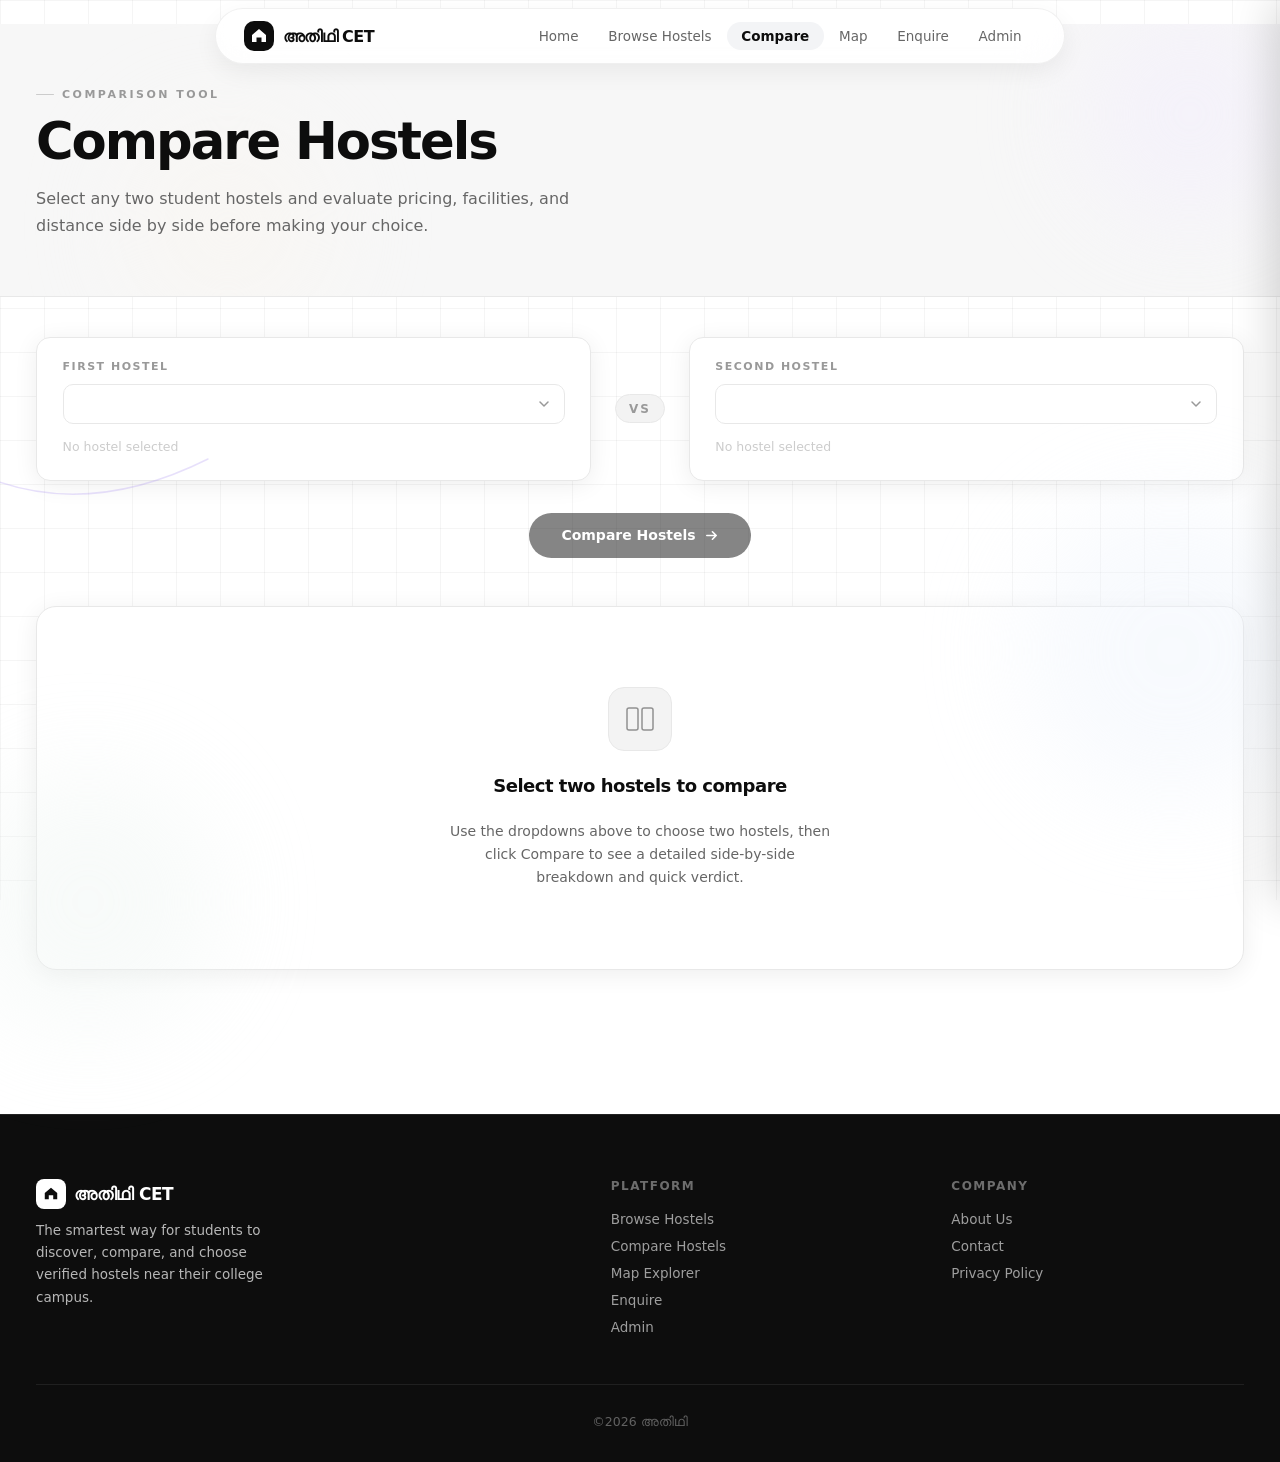
<file: frontend/compare.html>
<!DOCTYPE html>
<html lang="en">
<head>
<meta charset="UTF-8">
<meta name="viewport" content="width=device-width, initial-scale=1.0">
<title>Compare Hostels — അതിഥി CET</title>
<meta name="description" content="Compare student hostels near CET side by side. Evaluate rent, facilities, advantages, and read detailed profiles.">
<link rel="preconnect" href="https://fonts.googleapis.com">
<link rel="preconnect" href="https://fonts.gstatic.com" crossorigin>
<link href="https://api.fontshare.com/v2/css?f[]=satoshi@900,700,500,400&display=swap" rel="stylesheet">
<link rel="stylesheet" href="shared.css">
<style>
/* ════ COMPARE PAGE SPECIFIC ════ */
.compare-wrap{
  position:relative;z-index:5;
  max-width:var(--max);margin:0 auto;
  padding:2.5rem var(--px) 6rem;
}

/* ── SELECTOR ROW ── */
.selector-row{
  display:grid;
  grid-template-columns:1fr auto 1fr;
  gap:1.5rem;
  align-items:center;
  margin-bottom:2rem;
}
.selector-vs{
  font-size:12px;font-weight:800;letter-spacing:2px;
  color:var(--g9);text-transform:uppercase;
  text-align:center;padding:.4rem .8rem;
  border:1px solid var(--ge);border-radius:20px;
  background:var(--gf3);
}
.selector-card{
  background:var(--white);border:1.5px solid var(--ge);
  border-radius:var(--radius);padding:1.4rem 1.6rem;
  box-shadow:var(--shadow);
  position:relative;
  overflow:hidden;
}
.selector-card__label{
  font-size:11px;font-weight:700;letter-spacing:1.5px;
  text-transform:uppercase;color:var(--g9);margin-bottom:.7rem;
}
.selector-card__select{
  width:100%;padding:.7rem 1rem;
  border:1.5px solid var(--ge);border-radius:10px;
  font-family:inherit;font-size:14px;color:var(--black);
  background:var(--white);outline:none;cursor:pointer;
  transition:border-color .18s;
  appearance:none;
  background-image:url("data:image/svg+xml,%3Csvg viewBox='0 0 16 16' fill='none' xmlns='http://www.w3.org/2000/svg'%3E%3Cpath d='M4 6L8 10L12 6' stroke='%23999' stroke-width='1.5' stroke-linecap='round' stroke-linejoin='round'/%3E%3C/svg%3E");
  background-repeat:no-repeat;
  background-position:right .75rem center;
  background-size:16px;
  position:relative;z-index:2;
}
.selector-card__select:focus{border-color:#aaa}
.selector-card__meta{
  display:flex;align-items:center;gap:.5rem;margin-top:.7rem;
  min-height:22px;flex-wrap:wrap;position:relative;z-index:2;
}
.selector-card__badge{
  font-size:11px;font-weight:600;padding:.22rem .65rem;
  border-radius:20px;background:var(--gf3);
  border:1px solid var(--ge);color:var(--g6);
}

.compare-btn-row{
  display:flex;justify-content:center;margin-bottom:3rem;
}

/* ── SIDE-BY-SIDE CARDS ── */
.side-cards{
  display:grid;grid-template-columns:1fr 1fr;gap:2rem;
  margin-bottom:2.5rem;
}
.comp-card{
  background:var(--white);border:1px solid var(--ge);
  border-radius:var(--radius);padding:1.5rem;
  box-shadow:var(--shadow);cursor:pointer;
  transition:transform .22s, box-shadow .22s, border-color .22s;
}
.comp-card:hover{
  transform:translateY(-4px);box-shadow:var(--shadow-lg);
  border-color:var(--black);
}
.comp-card__title{font-size:16px;font-weight:900;letter-spacing:-.4px;margin-bottom:.3rem;color:var(--black)}
.comp-card__meta{display:flex;gap:.4rem;margin-bottom:.8rem;align-items:center}
.comp-card__badge{
  font-size:10.5px;font-weight:600;padding:.15rem .5rem;border-radius:4px;
  background:var(--gf7);border:1px solid var(--ge);color:var(--g6);
}
.comp-card__price{font-size:22px;font-weight:900;letter-spacing:-.5px;color:var(--black)}
.comp-card__price span{font-size:12px;font-weight:400;color:var(--g9)}
.comp-card__details-link{
  font-size:12px;font-weight:700;color:var(--g9);margin-top:1rem;
  display:flex;align-items:center;gap:4px;
}
.comp-card:hover .comp-card__details-link{color:var(--black)}

/* ── COMPARISON TABLE ── */
.compare-panel{
  background:var(--white);border:1px solid var(--ge);
  border-radius:20px;overflow:hidden;box-shadow:var(--shadow);
  margin-bottom:3rem;
}
.compare-table{width:100%;border-collapse:collapse;font-size:14px}
.compare-table thead tr{border-bottom:2px solid var(--ge)}
.compare-table thead th{
  padding:1.3rem 1.6rem;font-size:13px;font-weight:700;
  background:var(--gf7);
}
.compare-table thead th:first-child{
  text-align:left;color:var(--g9);width:220px;
}
.compare-table thead th:not(:first-child){
  text-align:center;color:var(--black);min-width:220px;
}
.th-hostel-name{
  font-size:15px;font-weight:800;letter-spacing:-.3px;display:block;margin-bottom:.3rem;
  cursor:pointer;text-decoration:underline;text-decoration-style:dotted;
}
.th-hostel-name:hover{color:var(--g6)}
.th-hostel-sub{font-size:12px;font-weight:500;color:var(--g6)}

.compare-table tbody tr{border-bottom:1px solid var(--ge);transition:background .15s}
.compare-table tbody tr:last-child{border-bottom:none}
.compare-table tbody tr:hover{background:var(--gf7)}
.compare-table tbody td{
  padding:1.1rem 1.6rem;text-align:center;
  color:var(--g4);font-weight:500;
}
.compare-table tbody td:first-child{
  text-align:left;color:var(--g9);
  font-size:11.5px;font-weight:700;
  text-transform:uppercase;letter-spacing:.5px;
}
.cat-group{
  padding:.6rem 1.6rem;background:var(--gf3);
  border-bottom:1px solid var(--ge);
}
.cat-group td{
  font-size:10.5px;font-weight:800;letter-spacing:1.5px;
  text-transform:uppercase;color:var(--g9);padding:.4rem 1.6rem;
  text-align:left !important;
}
.check{color:#16a34a;font-size:17px;font-weight:700}
.cross{color:#dc2626;font-size:17px;font-weight:700}
.placeholder-cell{
  height:16px;border-radius:6px;background:var(--ge);
  width:80px;display:inline-block;
}

/* ── ADVANTAGES SECTION ── */
.advantages-row{
  display:grid;grid-template-columns:1fr 1fr;gap:2rem;
  margin-bottom:3rem;
}
.adv-card{
  background:var(--white);border:1px solid var(--ge);
  border-radius:var(--radius);padding:1.5rem;box-shadow:var(--shadow);
}
.adv-card__title{
  font-size:13px;font-weight:800;letter-spacing:1px;
  text-transform:uppercase;color:var(--g9);margin-bottom:1.2rem;
}
.adv-list{display:flex;flex-direction:column;gap:.8rem;list-style:none}
.adv-item{
  display:flex;align-items:flex-start;gap:.65rem;
  font-size:14px;color:var(--g4);line-height:1.45;
}
.adv-item svg{width:16px;height:16px;color:#16a34a;flex-shrink:0;margin-top:2px}

/* ── VERDICT SECTION ── */
.verdict-card{
  background:var(--white);border:1.5px solid var(--ge);
  border-radius:var(--radius);padding:2rem;box-shadow:var(--shadow);
  margin-bottom:3rem;position:relative;overflow:hidden;
}
.verdict-card__badge{
  position:absolute;top:1.5rem;right:1.5rem;
  font-size:10px;font-weight:800;letter-spacing:1.5px;
  background:#eff6ff;color:#1d4ed8;border:1px solid #bfdbfe;
  padding:.3rem .7rem;border-radius:20px;text-transform:uppercase;
}
.verdict-card__title{font-size:18px;font-weight:900;letter-spacing:-.5px;margin-bottom:.8rem}
.verdict-card__text{font-size:14.5px;color:var(--g4);line-height:1.7}

/* Empty / prompt state */
.compare-empty{
  display:flex;flex-direction:column;align-items:center;
  justify-content:center;gap:1rem;padding:5rem 2rem;text-align:center;
}
.compare-empty__icon{
  width:64px;height:64px;background:var(--gf3);border:1px solid var(--ge);
  border-radius:16px;display:grid;place-items:center;margin-bottom:.5rem;
}
.compare-empty__icon svg{width:30px;height:30px;opacity:.4}
.compare-empty__h{font-size:18px;font-weight:700;letter-spacing:-.5px;margin-bottom:.5rem}
.compare-empty__p{font-size:14px;color:var(--g6);line-height:1.65;max-width:380px}

/* ── DETAILS DRAWER SYSTEM ── */
.drawer-overlay{
  position:fixed;inset:0;background:rgba(0,0,0,0.4);
  z-index:999;opacity:0;pointer-events:none;
  transition:opacity 0.4s cubic-bezier(0.16, 1, 0.3, 1);
  backdrop-filter:blur(4px);
}
.drawer-overlay.open{opacity:1;pointer-events:auto}

.drawer{
  position:fixed;top:0;right:0;bottom:0;width:520px;
  background:var(--white);border-left:1px solid var(--ge);
  box-shadow:-8px 0 40px rgba(0,0,0,0.15);z-index:1000;
  transform:translateX(100%);
  transition:transform 0.45s cubic-bezier(0.16, 1, 0.3, 1);
  display:flex;flex-direction:column;
}
.drawer.open{transform:translateX(0)}
.drawer__header{
  padding:1.5rem var(--px);border-bottom:1px solid var(--ge);
  display:flex;align-items:center;justify-content:space-between;
  background:var(--gf7);
}
.drawer__close{
  background:none;border:none;font-size:24px;color:var(--g6);
  cursor:pointer;display:grid;place-items:center;width:32px;height:32px;
  border-radius:50%;transition:background .18s, color .18s;
}
.drawer__close:hover{background:var(--ge);color:var(--black)}
.drawer__title{font-size:18px;font-weight:900;letter-spacing:-.5px}
.drawer__subtitle{font-size:12.5px;color:var(--g6);margin-top:.15rem}
.drawer__body{
  flex:1;overflow-y:auto;padding:2rem var(--px);
  display:flex;flex-direction:column;gap:2.2rem;
}
.d-sec{display:flex;flex-direction:column;gap:.7rem}
.d-sec__title{
  font-size:11px;font-weight:800;letter-spacing:1.5px;
  text-transform:uppercase;color:var(--g9);
  border-bottom:1px solid var(--ge);padding-bottom:.4rem;
}
.d-grid{display:grid;grid-template-columns:1fr 1fr;gap:1rem}
.d-item{display:flex;flex-direction:column;gap:.15rem}
.d-label{font-size:11.5px;color:var(--g9);font-weight:600}
.d-val{font-size:13.5px;color:var(--black);font-weight:700}
.d-amenities{display:flex;flex-wrap:wrap;gap:.4rem}
.d-amenity-badge{
  font-size:11.5px;font-weight:600;padding:.3rem .75rem;
  border-radius:20px;background:var(--gf3);border:1px solid var(--ge);
  color:var(--g4);
}
.d-amenity-badge.yes{background:#edfdf6;color:#047857;border-color:#a7f3d0}
.d-amenity-badge.no{background:#fef2f2;color:#b91c1c;border-color:#fecaca}
.d-rating-bar-wrap{display:flex;align-items:center;justify-content:space-between;gap:1.5rem}
.d-rating-label{font-size:12.5px;color:var(--g4);font-weight:500;width:90px}
.d-rating-bar{flex:1;height:6px;background:var(--ge);border-radius:3px;position:relative}
.d-rating-fill{position:absolute;top:0;left:0;bottom:0;background:var(--black);border-radius:3px}
.d-rating-score{font-size:12px;font-weight:700;color:var(--black);width:20px;text-align:right}
.drawer__footer{
  padding:1.2rem var(--px);border-top:1px solid var(--ge);
  background:var(--gf7);display:flex;gap:.8rem;
}
.drawer-btn{
  flex:1;padding:.8rem;border-radius:12px;font-family:inherit;
  font-size:13.5px;font-weight:700;text-align:center;text-decoration:none;
  cursor:pointer;display:inline-flex;align-items:center;justify-content:center;gap:8px;
  transition:transform .15s, background .15s;
}
.drawer-btn--primary{background:var(--black);color:var(--white);border:none}
.drawer-btn--primary:hover{background:#222;transform:translateY(-1px)}
.drawer-btn--outline{background:var(--white);color:var(--black);border:1.5px solid var(--ge)}
.drawer-btn--outline:hover{background:var(--gf3);transform:translateY(-1px);border-color:var(--gc)}

/* Responsive */
@media(max-width:860px){
  .selector-row{grid-template-columns:1fr;gap:1rem}
  .selector-vs{display:none}
  .side-cards{grid-template-columns:1fr;gap:1rem}
  .advantages-row{grid-template-columns:1fr;gap:1.5rem}
  .compare-table thead th{min-width:150px;padding:1rem}
  .compare-table tbody td{padding:.8rem 1rem}
  .compare-table tbody td:first-child{width:140px}
  .drawer{width:100%}
}
@media(max-width:600px){
  .compare-wrap{padding:1.5rem var(--px) 4rem}
}
/* Styling for mobile screens (under 768px width) */
@media (max-width: 768px) {
  .nav__ham {
    display: flex; /* Show the 3 bars */
  }
  
  .nav__links{
    visibility:hidden;
    opacity:0;

    transform:translateX(120%);

    transition:
      transform .3s cubic-bezier(0.16,1,0.3,1),
      opacity .2s ease;

    pointer-events:none;
}

.nav__links.open{
    visibility:visible;
    opacity:1;

    transform:translateX(0);

    pointer-events:auto;
}

  /* Animate the 3 bars into an 'X' shape when open */
  .nav__ham.open span:nth-child(1) {
    transform: translateY(7px) rotate(45deg);
  }
  .nav__ham.open span:nth-child(2) {
    opacity: 0;
  }
  .nav__ham.open span:nth-child(3) {
    transform: translateY(-7px) rotate(-45deg);
  }
}
/* ══════════ MOBILE RESPONSIVE NAV ══════════ */
@media (max-width: 768px) {
  /* Hide the desktop horizontal link styling and configure the vertical drawer */
  .nav__links {
    display: flex;
    flex-direction: column; /* Stack links vertically */
    position: fixed;
    top: 0;
    right: -100%; /* Hidden off-screen to the right by default */
    width: 280px; /* Drawer width */
    height: 100vh; /* Full viewport height */
    background: #ffffff; /* Solid white background for drawer */
    box-shadow: -10px 0 30px rgba(0, 0, 0, 0.05); /* Soft shadow on the left edge */
    padding: 6rem 2.5rem; /* Space at the top so the close button is clear */
    gap: 1.8rem; /* Vertical space between each link */
    transition: right 0.3s cubic-bezier(0.16, 1, 0.3, 1); /* Smooth slide animation */
    z-index: 105;
  }

  /* When the JavaScript adds the "open" class, slide it into view */
  .nav__links.open {
    right: 0;
  }

  /* Style the links inside the mobile drawer */
  .nav__links li {
    list-style: none;
    width: 100%;
  }

  .nav__links a {
    display: block;
    font-size: 18px; /* Slightly larger text for easy tapping on mobile */
    font-weight: 600;
    color: #71717a; /* Muted grey */
    text-decoration: none;
    padding: 8px 0;
    border-bottom: 1px solid #f4f4f5; /* Subtle separation line */
    transition: color 0.2s, padding-left 0.2s;
  }

  /* Hover and active states for links inside the drawer */
  .nav__links a:hover,
  .nav__links a.active {
    color: #0d0d0d; /* Black */
    padding-left: 6px; /* Tiny slide-in effect on hover */
  }

  /* Ensure the hamburger button stays on top of the menu */
  .nav__ham {
    display: flex;
    position: relative;
    z-index: 110;
  }
}
</style>
</head>
<body>

<!-- ══════════ NAV ══════════ -->
<header class="nav">
  <div class="nav__inner">
    <a class="nav__logo" href="hosteltxt.html">
      <div class="nav__logo-mark">
        <svg viewBox="0 0 18 18" fill="none"><path d="M2 15V8L9 2L16 8V15H11.5V10.5H6.5V15H2Z" fill="white"/></svg>
      </div>
      <span class="nav__logo-name">അതിഥി CET</span>
    </a>
    <ul class="nav__links">
      <li><a href="hosteltxt.html">Home</a></li>
      <li><a href="browse.html">Browse Hostels</a></li>
      <li><a href="compare.html"class="active">Compare</a></li>
      <li><a href="map.html">Map</a></li>
    
      <li><a href="enquire.html">Enquire</a></li>
      <li><a href="admin-login.html">Admin</a></li>
    </ul>
    <button class="nav__ham" aria-label="Menu"><span></span><span></span><span></span></button>
  </div>
</header>

<!-- ══════════ PAGE HERO ══════════ -->
<div class="page-hero" style="position:relative; overflow:hidden;">
  <!-- Pastel shapes behind hero -->
  <div class="dec-shape dec-shape--lavender" style="top:-20px; right:-20px; width:220px; height:220px; opacity:0.6;"></div>
  <div class="dec-shape dec-shape--beige" style="bottom:-30px; left:10%; width:200px; height:200px; opacity:0.5;"></div>

  <div class="page-hero__inner" style="position:relative; z-index:2;">
    <p class="page-hero__label">Comparison Tool</p>
    <h1 class="page-hero__h1">Compare Hostels</h1>
    <p class="page-hero__sub">Select any two student hostels and evaluate pricing, facilities, and distance side by side before making your choice.</p>
  </div>
</div>

<!-- ══════════ COMPARE CONTENT ══════════ -->
<div class="compare-wrap">

  <!-- Pastel background shape -->
  <div class="dec-shape dec-shape--blue" style="top:25%; right:-5%; width:300px; height:300px; opacity:0.4;"></div>
  <div class="dec-shape dec-shape--sage" style="bottom:10%; left:-5%; width:260px; height:260px; opacity:0.4;"></div>

  <svg class="scribble-svg" style="top:18%; left:-5%; width:260px; height:90px; opacity:0.7" viewBox="0 0 260 90">
    <path class="scribble-path accent-lavender" d="M10,25 Q120,80 250,15" />
  </svg>

  <!-- SELECTOR ROW -->
  <div class="selector-row reveal">
    <div class="selector-card">
      <div class="selector-card__label">First Hostel</div>
      <select class="selector-card__select" id="hostel-a" >
        <!-- Options populated dynamically -->
      </select>
      <div class="selector-card__meta" id="meta-a">
        <span style="font-size:12.5px;color:var(--gc)">No hostel selected</span>
      </div>
    </div>

    <div class="selector-vs">VS</div>

    <div class="selector-card">
      <div class="selector-card__label">Second Hostel</div>
      <select class="selector-card__select" id="hostel-b" >
        <!-- Options populated dynamically -->
      </select>
      <div class="selector-card__meta" id="meta-b">
        <span style="font-size:12.5px;color:var(--gc)">No hostel selected</span>
      </div>
    </div>
  </div>

  <div class="compare-btn-row reveal">
    <button class="btn-primary" onclick="runComparison()" id="compare-btn" style="opacity:.5;pointer-events:none">
      Compare Hostels
      <svg viewBox="0 0 16 16" fill="none"><path d="M3 8H13M9 4L13 8L9 12" stroke="white" stroke-width="1.7" stroke-linecap="round" stroke-linejoin="round"/></svg>
    </button>
  </div>

  <!-- INITIAL / EMPTY STATE -->
  <div class="compare-panel reveal" id="compare-empty-panel">
    <div class="compare-empty" id="compare-empty">
      <div class="compare-empty__icon">
        <svg viewBox="0 0 30 30" fill="none"><rect x="2" y="4" width="11" height="22" rx="2" stroke="#000" stroke-width="1.5"/><rect x="17" y="4" width="11" height="22" rx="2" stroke="#000" stroke-width="1.5"/></svg>
      </div>
      <div class="compare-empty__h">Select two hostels to compare</div>
      <div class="compare-empty__p">Use the dropdowns above to choose two hostels, then click Compare to see a detailed side-by-side breakdown and quick verdict.</div>
    </div>
  </div>

  <!-- COMPARISON RESULTS (HIDDEN BY DEFAULT) -->
  <div id="compare-results" style="display:none;">
    
    <!-- SIDE-BY-SIDE CARDS -->
    <div class="side-cards">
      <div class="comp-card" id="card-a" onclick="openDetailsFromCompare('a')">
        <span class="comp-card__badge" id="card-a-badge" style="float:right">Boys</span>
        <h3 class="comp-card__title" id="card-a-title">CET Men's Hostel</h3>
        <div class="comp-card__meta">
          <span class="comp-card__badge" id="card-a-dist">📍 0.5 km</span>
          <span class="comp-card__badge" id="card-a-rating">⭐ 4.2</span>
        </div>
        <div class="comp-card__price" id="card-a-price">₹3,500<span>/mo</span></div>
        <div class="comp-card__details-link">
          Read Detailed Profile
          <svg viewBox="0 0 16 16" fill="none" width="12" height="12"><path d="M6 3L11 8L6 13" stroke="currentColor" stroke-width="2" stroke-linecap="round" stroke-linejoin="round"/></svg>
        </div>
      </div>
      
      <div class="comp-card" id="card-b" onclick="openDetailsFromCompare('b')">
        <span class="comp-card__badge" id="card-b-badge" style="float:right">Girls</span>
        <h3 class="comp-card__title" id="card-b-title">CET Ladies Hostel</h3>
        <div class="comp-card__meta">
          <span class="comp-card__badge" id="card-b-dist">📍 0.4 km</span>
          <span class="comp-card__badge" id="card-b-rating">⭐ 4.4</span>
        </div>
        <div class="comp-card__price" id="card-b-price">₹3,500<span>/mo</span></div>
        <div class="comp-card__details-link">
          Read Detailed Profile
          <svg viewBox="0 0 16 16" fill="none" width="12" height="12"><path d="M6 3L11 8L6 13" stroke="currentColor" stroke-width="2" stroke-linecap="round" stroke-linejoin="round"/></svg>
        </div>
      </div>
    </div>

    <!-- COMPARISON TABLE -->
    <div class="compare-panel">
      <div style="overflow-x:auto">
        <table class="compare-table">
          <thead>
            <tr>
              <th>Feature</th>
              <th id="th-a">
                <span class="th-hostel-name" id="th-a-name" onclick="openDetailsFromCompare('a')">Hostel A</span>
                <span class="th-hostel-sub" id="th-a-sub">—</span>
              </th>
              <th id="th-b">
                <span class="th-hostel-name" id="th-b-name" onclick="openDetailsFromCompare('b')">Hostel B</span>
                <span class="th-hostel-sub" id="th-b-sub">—</span>
              </th>
            </tr>
          </thead>
          <tbody>
            <!-- Pricing -->
            <tr class="cat-group"><td colspan="3">Pricing</td></tr>
            <tr>
              <td>Monthly Rent</td>
              <td style="font-weight:700" id="val-a-rent">—</td>
              <td style="font-weight:700" id="val-b-rent">—</td>
            </tr>
            <tr>
              <td>Food Included</td>
              <td id="val-a-food">—</td>
              <td id="val-b-food">—</td>
            </tr>
            <tr>
              <td>Electricity Included</td>
              <td id="val-a-elec">—</td>
              <td id="val-b-elec">—</td>
            </tr>
            <tr>
              <td>Water Included</td>
              <td id="val-a-water">—</td>
              <td id="val-b-water">—</td>
            </tr>
            <!-- Location -->
            <tr class="cat-group"><td colspan="3">Location</td></tr>
            <tr>
              <td>Distance from CET</td>
              <td id="val-a-dist">—</td>
              <td id="val-b-dist">—</td>
            </tr>
            <tr>
              <td>Area</td>
              <td id="val-a-area">—</td>
              <td id="val-b-area">—</td>
            </tr>
            <!-- Facilities -->
            <tr class="cat-group"><td colspan="3">Facilities</td></tr>
            <tr>
              <td>WiFi</td>
              <td id="val-a-wifi">—</td>
              <td id="val-b-wifi">—</td>
            </tr>
            <tr>
              <td>AC Rooms</td>
              <td id="val-a-ac">—</td>
              <td id="val-b-ac">—</td>
            </tr>
            <tr>
              <td>Laundry</td>
              <td id="val-a-laundry">—</td>
              <td id="val-b-laundry">—</td>
            </tr>
            <tr>
              <td>Security</td>
              <td id="val-a-security">—</td>
              <td id="val-b-security">—</td>
            </tr>
            <tr>
              <td>Parking</td>
              <td id="val-a-parking">—</td>
              <td id="val-b-parking">—</td>
            </tr>
            <!-- Room -->
            <tr class="cat-group"><td colspan="3">Room details</td></tr>
            <tr>
              <td>Room Type</td>
              <td id="val-a-room">—</td>
              <td id="val-b-room">—</td>
            </tr>
            <tr>
              <td>Capacity</td>
              <td id="val-a-capacity">—</td>
              <td id="val-b-capacity">—</td>
            </tr>
            <tr>
              <td>Availability</td>
              <td id="val-a-avail">—</td>
              <td id="val-b-avail">—</td>
            </tr>
          </tbody>
        </table>
      </div>
    </div>

    <!-- ADVANTAGES COMPARISON -->
    <div class="advantages-row">
      <div class="adv-card">
        <h4 class="adv-card__title" id="adv-title-a">Key Advantages of A</h4>
        <ul class="adv-list" id="adv-list-a">
          <!-- Filled dynamically -->
        </ul>
      </div>
      <div class="adv-card">
        <h4 class="adv-card__title" id="adv-title-b">Key Advantages of B</h4>
        <ul class="adv-list" id="adv-list-b">
          <!-- Filled dynamically -->
        </ul>
      </div>
    </div>

    <!-- QUICK VERDICT CARD -->
    <div class="verdict-card">
      <span class="verdict-card__badge">Hub Verdict</span>
      <h4 class="verdict-card__title">Comparison Summary</h4>
      <p class="verdict-card__text" id="verdict-text">Pick Hostel A if you prefer on-campus living...</p>
    </div>

  </div>

</div>

<!-- ══════════ DETAILED INFORMATION DRAWER (Airbnb style) ══════════ -->
<div class="drawer-overlay" id="drawer-overlay" onclick="closeDrawer()"></div>
<div class="drawer" id="drawer">
  <div class="drawer__header">
    <div>
      <h2 class="drawer__title" id="d-name">Hostel Detail Profile</h2>
      <div class="drawer__subtitle" id="d-area-badge">Area · Gender</div>
    </div>
    <button class="drawer__close" onclick="closeDrawer()">&times;</button>
  </div>
  <div class="drawer__body">
    <!-- Overview -->
    <div class="d-sec">
      <span class="d-sec__title">Overview</span>
      <p id="d-summary" style="font-size:14px; color:var(--g6); line-height:1.65; margin-bottom:.5rem;">Detailed summary of the hostel.</p>
      <div class="d-grid">
        <div class="d-item"><span class="d-label">Distance from CET</span><span class="d-val" id="d-distance">0.0 km</span></div>
        <div class="d-item"><span class="d-label">Capacity</span><span class="d-val" id="d-capacity">0 students</span></div>
      </div>
    </div>

    <!-- Pricing & Rooms -->
    <div class="d-sec">
      <span class="d-sec__title">Pricing & Rooms</span>
      <div class="d-grid">
        <div class="d-item"><span class="d-label">Monthly Rent</span><span class="d-val" style="font-size:17px; color:var(--black)" id="d-price">₹0</span></div>
        <div class="d-item"><span class="d-label">Room Types</span><span class="d-val" id="d-room-types">Room Types</span></div>
        <div class="d-item"><span class="d-label">Vacancy Status</span><span class="d-val" id="d-vacancy">Vacancy</span></div>
        <div class="d-item"><span class="d-label">Deposit</span><span class="d-val">₹5,000 (Refundable)</span></div>
      </div>
    </div>

    <!-- Amenities -->
    <div class="d-sec">
      <span class="d-sec__title">Amenities</span>
      <div class="d-amenities" id="d-amenities-list">
        <!-- badges -->
      </div>
    </div>

    <!-- Rating Breakdown -->
    <div class="d-sec">
      <span class="d-sec__title">Rating Breakdown (HPA)</span>
      <div style="display:flex; flex-direction:column; gap:.6rem;">
        <div class="d-rating-bar-wrap">
          <span class="d-rating-label">Cleanliness</span>
          <div class="d-rating-bar"><div class="d-rating-fill" style="width: 85%"></div></div>
          <span class="d-rating-score">4.2</span>
        </div>
        <div class="d-rating-bar-wrap">
          <span class="d-rating-label">Food Quality</span>
          <div class="d-rating-bar"><div class="d-rating-fill" style="width: 80%"></div></div>
          <span class="d-rating-score">4.0</span>
        </div>
        <div class="d-rating-bar-wrap">
          <span class="d-rating-label">Security</span>
          <div class="d-rating-bar"><div class="d-rating-fill" style="width: 90%"></div></div>
          <span class="d-rating-score">4.5</span>
        </div>
        <div class="d-rating-bar-wrap">
          <span class="d-rating-label">Facilities</span>
          <div class="d-rating-bar"><div class="d-rating-fill" style="width: 80%"></div></div>
          <span class="d-rating-score">4.0</span>
        </div>
      </div>
    </div>

    <!-- Rules -->
    <div class="d-sec">
      <span class="d-sec__title">Hostel Rules</span>
      <div style="font-size:13.5px; color:var(--g6); line-height:1.6; display:flex; flex-direction:column; gap:.4rem;" id="d-rules">
        <!-- Filled dynamically -->
      </div>
    </div>

    <!-- Nearby places -->
    <div class="d-sec">
      <span class="d-sec__title">Nearby Places</span>
      <div style="font-size:13.5px; color:var(--g6); line-height:1.6; display:flex; flex-direction:column; gap:.4rem;" id="d-nearby">
        <!-- Filled dynamically -->
      </div>
    </div>

    <!-- Contact details -->
    <div class="d-sec">
      <span class="d-sec__title">Contact Details</span>
      <div class="d-grid">
        <div class="d-item"><span class="d-label">Phone</span><span class="d-val" id="d-phone">+91 000 000 0000</span></div>
        <div class="d-item"><span class="d-label">Email</span><span class="d-val" id="d-email">contact@hostel.com</span></div>
      </div>
    </div>
  </div>
  <div class="drawer__footer">
    <a href="#" class="drawer-btn drawer-btn--primary" id="d-call-btn">📞 Call Owner</a>
    <a href="#" class="drawer-btn drawer-btn--outline" target="_blank" id="d-wa-btn">💬 Whatsapp Enquiry</a>
  </div>
</div>

<!-- ══════════ FOOTER ══════════ -->
<footer class="footer">
  <div class="footer__inner">
    <div class="footer__top">
      <div>
        <div class="footer__brand-name">
          <div class="footer__brand-mark"><svg viewBox="0 0 18 18" fill="none"><path d="M2 15V8L9 2L16 8V15H11.5V10.5H6.5V15H2Z" fill="#0d0d0d"/></svg></div>
          അതിഥി CET
        </div>
        <p class="footer__desc">The smartest way for students to discover, compare, and choose verified hostels near their college campus.</p>
        
      </div>
      <div>
        <div class="footer__col-title">Platform</div>
        <ul class="footer__links">
          <li><a href="browse.html">Browse Hostels</a></li>
          <li><a href="compare.html">Compare Hostels</a></li>
          <li><a href="map.html">Map Explorer</a></li>
          <li><a href="enquire.html">Enquire</a></li>
          <li><a href="admin-login.html">Admin</a></li>
        </ul>
      </div>
      <div>
        <div class="footer__col-title">Company</div>
        <ul class="footer__links">
          <li><a href="aboutus.html">About Us</a></li>
          <li><a href="#contact">Contact</a></li>
          <li><a href="privacy.html">Privacy Policy</a></li>
        </ul>
      </div>
    </div>
    <div class="footer__bottom">
      <span class="footer__copy">©2026 അതിഥി</span>
      
    </div>
  </div>
</footer>

<script>
// 10 REAL CET HOSTELS
let hostels = [];

function fmtDist(m) { return m >= 1000 ? `${(m/1000).toFixed(1)} km` : `${m} m`; }
function fmtPrice(p, isNull) { return isNull ? '—' : `₹${p.toLocaleString("en-IN")}/mo`; }

function mapComparisonHostel(apiHostel) {
  return {
    id: apiHostel.hostel_id,
    name: apiHostel.hostel_name,
    type: apiHostel.hostel_type,
    distance: apiHostel.distance_from_college ?? 999,
    price: apiHostel.lowest_rent ?? 0,
    priceNull: apiHostel.lowest_rent == null,
    rating: apiHostel.overall_rating || 0,
    vacancies: apiHostel.vacancies ?? 0,
    availability: apiHostel.vacancies == null ? "Contact" : apiHostel.vacancies > 0 ? "Vacant" : "Full",
    area: apiHostel.address || "",
    capacity: apiHostel.vacancies + 10,
    roomTypes: apiHostel.lowest_rent ? `Rent from ₹${apiHostel.lowest_rent}` : "Triple Sharing",
    amenities: {
      wifi: apiHostel.wifi || false,
      ac: false,
      food: apiHostel.mess || false,
      laundry: apiHostel.laundry || false,
      parking: apiHostel.parking || false,
      security: false,
      electricity: apiHostel.electricity_bill_included || false,
      water: apiHostel.water_bill_included || false
    },
    contact: {
      phone: "+91 000 000 0000",
      email: "contact@hostel.com"
    },
    summary: "Verified student hostel offering comfortable and safe accommodation near CET campus.",
    rules: "No curfew restrictions. Maintain discipline.",
    nearby: "CET Campus: 0.5 km, Bus Stop: 0.5 km, Dining: 0.8 km"
  };
}

async function loadHostelsForComparison() {
  try {
    const response = await fetch("https://review-system-km73.onrender.com/api/hostels");
    if (!response.ok) throw new Error("Failed to fetch hostels list");
    const data = await response.json();
    hostels = data.hostels.map(h => ({
      id: h.hostel_id,
      name: h.hostel_name,
      type: h.hostel_type,
      distance: h.distance_from_college ?? 999,
      price: h.lowest_rent ?? 0,
      priceNull: h.lowest_rent == null,
      rating: h.overall_rating || 0,
      vacancies: h.vacancies ?? 0,
      area: h.address || "",
      availability: h.vacancies == null ? "Contact" : h.vacancies > 0 ? "Vacant" : "Full",
      capacity: h.vacancies + 10,
      roomTypes: h.lowest_rent ? `Rent from ₹${h.lowest_rent}` : "Triple Sharing",
      amenities: {
        wifi: h.facilities?.wifi || false,
        ac: false,
        food: h.facilities?.mess || false,
        laundry: h.facilities?.washing_machine || false,
        parking: h.facilities?.parking || false,
        security: false,
        electricity: h.facilities?.electricity_bill_included || false,
        water: h.facilities?.water_bill_included || false
      },
      contact: {
        phone: h.contact_number || "+91 000 000 0000",
        email: "contact@hostel.com"
      },
      summary: "Verified student hostel offering comfortable and safe accommodation near CET campus.",
      rules: "No curfew restrictions. Maintain discipline.",
      nearby: "CET Campus: 0.5 km, Bus Stop: 0.5 km, Dining: 0.8 km"
    }));
    populateSelectors();
  } catch (error) {
    console.error("Error loading hostels for comparison:", error);
  }
}

function buildOptions(excludeId) {
  let html = '<option value="">Select a hostel…</option>';
  hostels.forEach(h => {
    if (h.id != excludeId) {
      html += `<option value="${h.id}">${h.name} (${h.type})</option>`;
    }
  });
  return html;
}

function populateSelectors() {
  const sa = document.getElementById('hostel-a');
  const sb = document.getElementById('hostel-b');
  sa.innerHTML = buildOptions(null);
  sb.innerHTML = buildOptions(null);

  sa.addEventListener('change', function() {
    const selectedA = this.value;
    const currentB  = sb.value;
    sb.innerHTML = buildOptions(selectedA || null);
    if (currentB && currentB !== selectedA) sb.value = currentB;
    updateMeta('a', this.value);
  });
  sb.addEventListener('change', function() {
    const selectedB = this.value;
    const currentA  = sa.value;
    sa.innerHTML = buildOptions(selectedB || null);
    if (currentA && currentA !== selectedB) sa.value = currentA;
    updateMeta('b', this.value);
  });
}

function updateMeta(side, val){
  const meta = document.getElementById('meta-'+side);
  if(!val){ 
    meta.innerHTML = '<span style="font-size:12.5px;color:var(--gc)">No hostel selected</span>'; 
  } else {
    const d = hostels.find(h => h.id == val);
    meta.innerHTML = `
      <span class="selector-card__badge">${d.type}</span>
      <span class="selector-card__badge">📍 ${fmtDist(d.distance)}</span>
      <span class="selector-card__badge">${d.priceNull ? '—' : '₹' + d.price.toLocaleString("en-IN") + '/mo'}</span>
    `;
  }
  checkReady();
}

function checkReady(){
  const a = document.getElementById('hostel-a').value;
  const b = document.getElementById('hostel-b').value;
  const btn = document.getElementById('compare-btn');
  if(a && b && a !== b){
    btn.style.opacity = '1';
    btn.style.pointerEvents = 'auto';
  } else {
    btn.style.opacity = '.5';
    btn.style.pointerEvents = 'none';
  }
}

function checkVal(v){ return v ? '<span class="check">✓</span>' : '<span class="cross">✗</span>'; }

let comparedHostelA = null;
let comparedHostelB = null;

async function runComparison(){
  const aKey = document.getElementById('hostel-a').value;
  const bKey = document.getElementById('hostel-b').value;
  if(!aKey || !bKey || aKey === bKey) return;
  
  try {
    const response = await fetch(`https://review-system-km73.onrender.com/api/compare?hostel1=${aKey}&hostel2=${bKey}`);
    if (!response.ok) throw new Error("Comparison request failed");
    const data = await response.json();
    if (!data.success) throw new Error(data.message || "Failed to compare");

    const a = mapComparisonHostel(data.hostel1);
    const b = mapComparisonHostel(data.hostel2);
    
    comparedHostelA = a;
    comparedHostelB = b;

    document.getElementById('compare-empty-panel').style.display = 'none';
    document.getElementById('compare-results').style.display = 'block';

    // 1. Side-by-Side Cards
    document.getElementById('card-a-title').textContent = a.name;
    document.getElementById('card-a-badge').textContent = a.type;
    document.getElementById('card-a-badge').className = `comp-card__badge td-badge--${a.type.toLowerCase()}`;
    document.getElementById('card-a-dist').textContent = `📍 ${fmtDist(a.distance)} from CET`;
    document.getElementById('card-a-rating').textContent = `⭐ ${a.rating}`;
    document.getElementById('card-a-price').innerHTML = a.priceNull ? '—' : `₹${a.price.toLocaleString("en-IN")}<span>/mo</span>`;

    document.getElementById('card-b-title').textContent = b.name;
    document.getElementById('card-b-badge').textContent = b.type;
    document.getElementById('card-b-badge').className = `comp-card__badge td-badge--${b.type.toLowerCase()}`;
    document.getElementById('card-b-dist').textContent = `📍 ${fmtDist(b.distance)} from CET`;
    document.getElementById('card-b-rating').textContent = `⭐ ${b.rating}`;
    document.getElementById('card-b-price').innerHTML = b.priceNull ? '—' : `₹${b.price.toLocaleString("en-IN")}<span>/mo</span>`;

    // 2. Table values
    document.getElementById('th-a-name').textContent = a.name;
    document.getElementById('th-a-sub').textContent = `${a.type} · 📍 ${fmtDist(a.distance)}`;
    document.getElementById('th-b-name').textContent = b.name;
    document.getElementById('th-b-sub').textContent = `${b.type} · 📍 ${fmtDist(b.distance)}`;

    document.getElementById('val-a-rent').textContent = fmtPrice(a.price, a.priceNull);
    document.getElementById('val-b-rent').textContent = fmtPrice(b.price, b.priceNull);
    
    document.getElementById('val-a-food').innerHTML = checkVal(a.amenities.food);
    document.getElementById('val-b-food').innerHTML = checkVal(b.amenities.food);
    document.getElementById('val-a-elec').innerHTML = checkVal(a.amenities.electricity);
    document.getElementById('val-b-elec').innerHTML = checkVal(b.amenities.electricity);
    document.getElementById('val-a-water').innerHTML = checkVal(a.amenities.water);
    document.getElementById('val-b-water').innerHTML = checkVal(b.amenities.water);

    document.getElementById('val-a-dist').textContent = fmtDist(a.distance);
    document.getElementById('val-b-dist').textContent = fmtDist(b.distance);
    document.getElementById('val-a-area').textContent = a.area;
    document.getElementById('val-b-area').textContent = b.area;

    document.getElementById('val-a-wifi').innerHTML = checkVal(a.amenities.wifi);
    document.getElementById('val-b-wifi').innerHTML = checkVal(b.amenities.wifi);
    document.getElementById('val-a-ac').innerHTML = checkVal(a.amenities.ac);
    document.getElementById('val-b-ac').innerHTML = checkVal(b.amenities.ac);
    document.getElementById('val-a-laundry').innerHTML = checkVal(a.amenities.laundry);
    document.getElementById('val-b-laundry').innerHTML = checkVal(b.amenities.laundry);
    document.getElementById('val-a-security').innerHTML = checkVal(a.amenities.security);
    document.getElementById('val-b-security').innerHTML = checkVal(b.amenities.security);
    document.getElementById('val-a-parking').innerHTML = checkVal(a.amenities.parking);
    document.getElementById('val-b-parking').innerHTML = checkVal(b.amenities.parking);

    document.getElementById('val-a-room').textContent = a.roomTypes;
    document.getElementById('val-b-room').textContent = b.roomTypes;
    document.getElementById('val-a-capacity').textContent = `${a.capacity} seats`;
    document.getElementById('val-b-capacity').textContent = `${b.capacity} seats`;
    document.getElementById('val-a-avail').innerHTML = `<span style="color:${a.availability==='Vacant'?'#16a34a':'#dc2626'}">${a.availability}</span>`;
    document.getElementById('val-b-avail').innerHTML = `<span style="color:${b.availability==='Vacant'?'#16a34a':'#dc2626'}">${b.availability}</span>`;

    // Highlight better price & distance rows
    const rows = document.querySelectorAll('.compare-table tbody tr');
    rows.forEach(r => r.style.background = 'none');
    
    if (!a.priceNull && a.price < b.price) {
      document.getElementById('val-a-rent').style.color = '#16a34a';
    } else if (!b.priceNull && b.price < a.price) {
      document.getElementById('val-b-rent').style.color = '#16a34a';
    }
    
    if (a.distance < b.distance) {
      document.getElementById('val-a-dist').style.color = '#16a34a';
    } else if (b.distance < a.distance) {
      document.getElementById('val-b-dist').style.color = '#16a34a';
    }

    // 3. Advantages Section
    document.getElementById('adv-title-a').textContent = `Key Advantages of ${a.name}`;
    document.getElementById('adv-title-b').textContent = `Key Advantages of ${b.name}`;
    
    const advsA = getAdvantages(a, b);
    const advsB = getAdvantages(b, a);
    
    document.getElementById('adv-list-a').innerHTML = advsA.map(ad => `
      <li class="adv-item">
        <svg viewBox="0 0 20 20" fill="currentColor"><path fill-rule="evenodd" d="M10 18a8 8 0 100-16 8 8 0 000 16zm3.707-9.293a1 1 0 00-1.414-1.414L9 10.586 7.707 9.293a1 1 0 00-1.414 1.414l2 2a1 1 0 001.414 0l4-4z" clip-rule="evenodd"/></svg>
        <span>${ad}</span>
      </li>
    `).join('') || '<li class="adv-item">No major statistical advantages</li>';
    
    document.getElementById('adv-list-b').innerHTML = advsB.map(ad => `
      <li class="adv-item">
        <svg viewBox="0 0 20 20" fill="currentColor"><path fill-rule="evenodd" d="M10 18a8 8 0 100-16 8 8 0 000 16zm3.707-9.293a1 1 0 00-1.414-1.414L9 10.586 7.707 9.293a1 1 0 00-1.414 1.414l2 2a1 1 0 001.414 0l4-4z" clip-rule="evenodd"/></svg>
        <span>${ad}</span>
      </li>
    `).join('') || '<li class="adv-item">No major statistical advantages</li>';

    function fmtDist(m) { return m >= 1000 ? `${(m/1000).toFixed(1)} km` : `${m} m`; }

    function pStr(h) { return h.priceNull ? '—' : `₹${h.price.toLocaleString("en-IN")}/mo`; }

    // 4. Verdict
    let verdict = '';
    const aWin = !a.priceNull && a.distance < b.distance;
    const bWin = !b.priceNull && b.distance < a.distance;

    if (!a.priceNull && !b.priceNull && a.price < b.price && a.distance < b.distance) {
      verdict = `<strong>${a.name}</strong> stands out as both more budget-friendly (${pStr(a)} vs ${pStr(b)}) and closer to the CET campus (${fmtDist(a.distance)} vs ${fmtDist(b.distance)}). It represents the optimal choice for students prioritizing convenience and value.`;
    } else if (!a.priceNull && !b.priceNull && b.price < a.price && b.distance < a.distance) {
      verdict = `<strong>${b.name}</strong> stands out as both more budget-friendly (${pStr(b)} vs ${pStr(a)}) and closer to the CET campus (${fmtDist(b.distance)} vs ${fmtDist(a.distance)}). It represents the optimal choice for students prioritizing convenience and value.`;
    } else if (a.distance === b.distance && (a.priceNull || b.priceNull || a.price === b.price)) {
      if (a.priceNull || b.priceNull) {
        verdict = `Both hostels are the same distance from campus (${fmtDist(a.distance)}). Compare their facilities and other features to make your choice.`;
      } else {
        verdict = `Both hostels are equally priced at ${pStr(a)} and the same distance from campus (${fmtDist(a.distance)}). Your choice can be based on other factors like facilities or personal preference.`;
      }
    } else {
      const cheaper = !a.priceNull && !b.priceNull && a.price < b.price ? a : (!a.priceNull && !b.priceNull ? b : null);
      const closer = a.distance < b.distance ? a : b;
      if (cheaper && a.price === b.price) {
        verdict = `Both hostels have the same rent at ${pStr(a)}. Choose <strong>${closer.name}</strong> to be closer to campus (${fmtDist(closer.distance)} vs ${fmtDist(closer === a ? b.distance : a.distance)}).`;
      } else if (a.distance === b.distance && cheaper) {
        verdict = `Both hostels are the same distance from campus (${fmtDist(a.distance)}). Choose <strong>${cheaper.name}</strong> to save on rent (${pStr(cheaper)} vs ${pStr(cheaper === a ? b : a)}).`;
      } else if (cheaper && closer) {
        verdict = `There is a clear trade-off between pricing and location. Choose <strong>${closer.name}</strong> if you want to be closer to campus (${fmtDist(closer.distance)} vs ${fmtDist(closer === a ? b.distance : a.distance)}). Alternatively, choose <strong>${cheaper.name}</strong> to save on rent (${pStr(cheaper)} vs ${pStr(cheaper === a ? b : a)}).`;
      } else {
        verdict = `Compare the facilities and other features of these two hostels to make your choice.`;
      }
    }
    
    if (a.amenities.ac && !b.amenities.ac) {
      verdict += ` Also note that <strong>${a.name}</strong> offers air-conditioned comfort, which is not available at ${b.name}.`;
    } else if (b.amenities.ac && !a.amenities.ac) {
      verdict += ` Also note that <strong>${b.name}</strong> offers air-conditioned comfort, which is not available at ${a.name}.`;
    }
    
    document.getElementById('verdict-text').innerHTML = verdict;
    document.getElementById('compare-results').scrollIntoView({behavior:'smooth', block:'start'});

  } catch (error) {
    console.error("Error comparing hostels:", error);
  }
}

function getAdvantages(x, y) {
  const advs = [];
  if (!x.priceNull && !y.priceNull && x.price < y.price) advs.push(`<strong>More Affordable:</strong> Rent is ₹${(y.price - x.price).toLocaleString("en-IN")} cheaper per month.`);
  if (x.distance < y.distance) advs.push(`<strong>Closer to Campus:</strong> Located ${fmtDist(y.distance - x.distance)} closer to CET.`);
  if (x.rating > y.rating) advs.push(`<strong>Higher Student Rating:</strong> Rated ⭐ ${x.rating}/5 compared to ${y.rating}/5.`);
  if (x.amenities.ac && !y.amenities.ac) advs.push(`Offers Air Conditioning (AC rooms).`);
  if (x.amenities.food && !y.amenities.food) advs.push(`Includes all daily meals in the rent.`);
  if (x.amenities.laundry && !y.amenities.laundry) advs.push(`Provides in-house laundry/washing machine facilities.`);
  if (x.amenities.security && !y.amenities.security) advs.push(`Enhanced safety with full-time security guards.`);
  if (x.availability === 'Vacant' && y.availability !== 'Vacant') advs.push(`<strong>Available:</strong> Active vacancies for immediate intake.`);
  return advs;
}

// DETAILS DRAWER FUNCTIONS
async function openDetailsFromCompare(side) {
  const h = side === 'a' ? comparedHostelA : comparedHostelB;
  if(!h) return;
  
  try {
    // Basic loading info in drawer first
    document.getElementById("d-name").textContent = h.name;
    document.getElementById("d-area-badge").textContent = `${h.area} · ${h.type} Hostel`;
    document.getElementById("d-price").textContent = `₹${h.price.toLocaleString("en-IN")}/mo`;
    document.getElementById("d-distance").textContent = `${h.distance} km`;

    // Open drawer
    document.getElementById("drawer").classList.add("open");
    document.getElementById("drawer-overlay").classList.add("open");

    // Fetch dynamic details
    const response = await fetch(`https://review-system-km73.onrender.com/api/hostels/${h.id}`);
    if (!response.ok) throw new Error("Failed to fetch details");
    const data = await response.json();
    if (!data.success) throw new Error(data.message || "Failed to load details");

    const hostel = data.hostel;
    const facilities = data.facilities || {};
    const roomTypes = data.room_types || [];
    const rating = data.rating || {};

    // Populate drawer elements
    document.getElementById("d-summary").textContent = hostel.summary || "Verified student hostel offering comfortable and safe accommodation near CET campus.";
    document.getElementById("d-capacity").textContent = `${hostel.vacancies || 0} vacancies`;
    document.getElementById("d-vacancy").textContent = hostel.vacancies > 0 ? `${hostel.vacancies} Vacant` : "Full";
    
    // Room Types
    const roomTypesStr = roomTypes.length > 0 
      ? roomTypes.map(r => `${r.room_type} (₹${r.monthly_rent || 0}/mo)`).join(", ") 
      : "Contact for details";
    document.getElementById("d-room-types").textContent = roomTypesStr;

    // Rules
    const rulesContainer = document.getElementById("d-rules");
    rulesContainer.innerHTML = `
      <div>🕒 <strong>Curfew:</strong> ${hostel.hostel_type === 'Girls' ? '8:30 PM' : '9:30 PM'}</div>
      <div>🚫 <strong>Restrictions:</strong> No loud music after 10:00 PM. Maintain cleanliness.</div>
    `;

    // Nearby places
    const nearbyContainer = document.getElementById("d-nearby");
    nearbyContainer.innerHTML = `
      <div>🎓 <strong>CET Campus:</strong> ${hostel.distance_from_college || 0.5} km</div>
      <div>🚌 <strong>Bus Stop:</strong> 0.5 km</div>
      <div>🍽️ <strong>Junction/Dining:</strong> 0.8 km</div>
    `;

    // Contact info
    const phone = hostel.contact_number || "+91 000 000 0000";
    document.getElementById("d-phone").textContent = phone;
    document.getElementById("d-email").textContent = hostel.email || "contact@hostel.com";

    const cleanPhone = phone.replace(/\s+/g, '');
    document.getElementById("d-call-btn").href = `tel:${cleanPhone}`;
    document.getElementById("d-wa-btn").href = `https://wa.me/${cleanPhone.replace('+', '')}?text=Hi,%20I%27m%20interested%20in%20your%20hostel%20listed%20on%20അതിഥി CET.`;

    // Amenities
    const amenitiesList = document.getElementById("d-amenities-list");
    amenitiesList.innerHTML = "";

    const labels = {
      wifi: "WiFi Available",
      ac: "AC Rooms",
      food: "Food Included",
      laundry: "Laundry Available",
      parking: "Parking",
      security: "Security Guard"
    };

    const amenitiesMap = {
      wifi: facilities.wifi,
      ac: facilities.gym || false,
      food: facilities.mess,
      laundry: facilities.washing_machine,
      parking: facilities.parking,
      security: facilities.cleaning_service || false
    };

    Object.keys(labels).forEach((key) => {
      const has = amenitiesMap[key];
      const badge = document.createElement("span");
      badge.className = `d-amenity-badge ${has ? 'yes' : 'no'}`;
      badge.textContent = `${has ? '✓' : '✗'} ${labels[key]}`;
      amenitiesList.appendChild(badge);
    });

  } catch (error) {
    console.error("Error loading detailed profile:", error);
  }
}

function closeDrawer() {
  document.getElementById("drawer").classList.remove("open");
  document.getElementById("drawer-overlay").classList.remove("open");
}

window.addEventListener('load', () => {
  loadHostelsForComparison();
});

// Scroll reveal
const revealEls = document.querySelectorAll('.reveal');
if(revealEls.length){
  const io = new IntersectionObserver((entries)=>{
    entries.forEach(e => { if(e.isIntersecting){ e.target.classList.add('visible'); io.unobserve(e.target); }});
  },{threshold:0.12});
  revealEls.forEach(el => io.observe(el));
}
  // Select the hamburger button and the links menu
  const navHam = document.querySelector('.nav__ham');
  const navLinks = document.querySelector('.nav__links');

  if (navHam && navLinks) {
    navHam.addEventListener('click', () => {
      // Toggle the 'open' class on both elements when clicked
      navHam.classList.toggle('open');
      navLinks.classList.toggle('open');
    });
  }
</script>

</body>
</html>
</file>
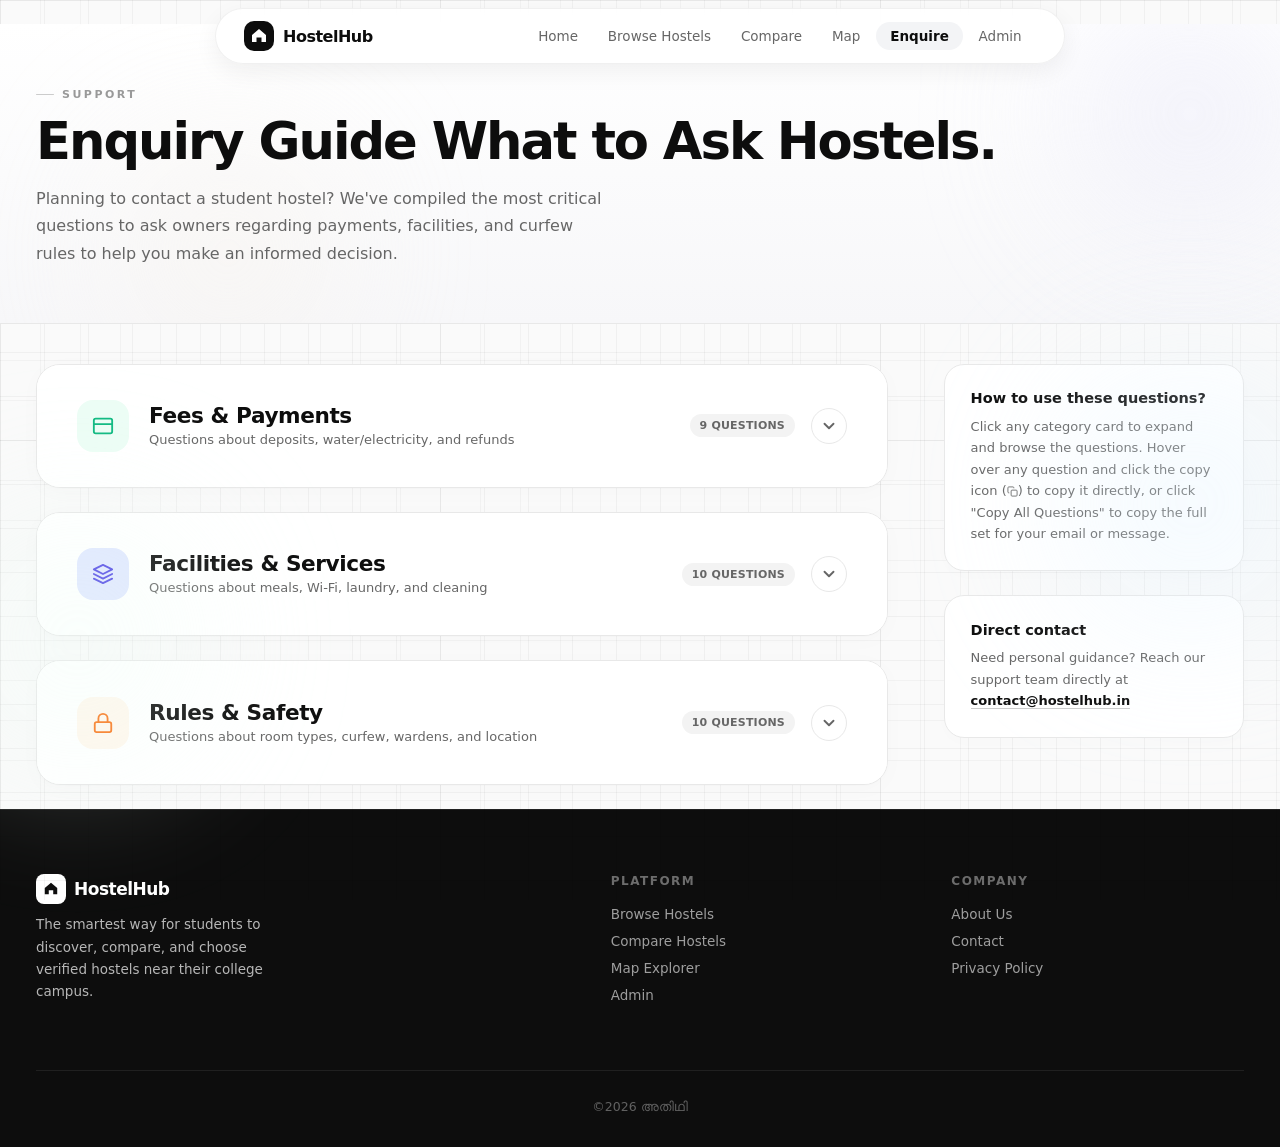
<file: frontend/enquire.html>
<!DOCTYPE html>
<html lang="en">
<head>
<meta charset="UTF-8">
<meta name="viewport" content="width=device-width, initial-scale=1.0">
<title>Enquire — HostelHub</title>
<meta name="description" content="Have questions about student hostels near CET? Browse our comprehensive list of enquiry questions categorized by Fees, Facilities, and Rules.">
<link rel="preconnect" href="https://fonts.googleapis.com">
<link rel="preconnect" href="https://fonts.gstatic.com" crossorigin>
<link href="https://api.fontshare.com/v2/css?f[]=satoshi@900,700,500,400&display=swap" rel="stylesheet">
<link rel="stylesheet" href="shared.css">
<style>
/* ══════════ CORE STYLES & VARIABLE TOKENS ══════════ */
:root {
  /* Accent hues for interactive cards */
  --accent-fees: #10b981;
  --accent-fees-bg: #ecfdf5;
  --accent-facs: #4f46e5;
  --accent-facs-bg: #e0e7ff;
  --accent-rules: #f97316;
  --accent-rules-bg: #fff7ed;
  
  /* Hero decorations */
  --lavender: #e8e8f8;
  --beige: #f7f2ea;
  --blue: #e0f2fe;
  --sage: #ecfdf5;
}
*,*::before,*::after{margin:0;padding:0;box-sizing:border-box}
body{
  font-family:'Satoshi',system-ui,-apple-system,BlinkMacSystemFont,"Segoe UI",Roboto,sans-serif;
  background-color: #fafafa;
  background-image: 
    linear-gradient(to right, rgba(0, 0, 0, 0.03) 1px, transparent 1px),
    linear-gradient(to bottom, rgba(0, 0, 0, 0.03) 1px, transparent 1px);
  background-size: 40px 40px;
  color: var(--g9);
  overflow-x: hidden;
  -webkit-font-smoothing: antialiased;
  background-color: #fafafa;
  background-image: 
    linear-gradient(to right, rgba(0, 0, 0, 0.03) 1px, transparent 1px),
    linear-gradient(to bottom, rgba(0, 0, 0, 0.03) 1px, transparent 1px);
  background-size: 40px 40px;
  /* ... existing styles ... */
}

/* ══════════ PAGE HERO ══════════ */
.page-hero {
  position: relative;
  overflow: hidden;
  background: linear-gradient(180deg, #ffffff 0%, #f7f7f9 100%);
  border-bottom: 1px solid var(--ge);
}
.dec-shape {
  position: absolute;
  border-radius: 50%;
  filter: blur(80px);
  pointer-events: none;
}
.dec-shape--lavender { background: var(--lavender); }
.dec-shape--beige { background: var(--beige); }
.dec-shape--blue { background: var(--blue); }
.dec-shape--sage { background: var(--sage); }
.scribble-svg {
  position: absolute;
  pointer-events: none;
}
.scribble-path {
  stroke: var(--gc);
  stroke-dasharray: 8;
  animation: scribbleDraw 10s linear infinite;
}
@keyframes scribbleDraw {
  0% { stroke-dashoffset: 0; }
  100% { stroke-dashoffset: 100; }
}

/* ══════════ ENQUIRE CONTENT WRAP ══════════ */
.enquire-wrap {
  position: relative;
  z-index: 5;
  max-width: var(--max);
  margin: 0 auto;
  padding: 2.5rem var(--px) 1.5rem;
  display: grid;
  grid-template-columns: 1fr 300px;
  gap: 3.5rem;
}
@media(max-width: 960px) {
  .enquire-wrap {
    grid-template-columns: 1fr;
    gap: 3rem;
    padding: 3rem var(--px) 5rem;
  }
}
/* ══════════ QUESTION CARDS ══════════ */
.q-cards-container {
  display: flex;
  flex-direction: column;
  gap: 1.5rem;
}
.q-card {
  background: var(--white);
  border: 1px solid var(--ge);
  border-radius: 24px;
  box-shadow: 0 4px 24px rgba(0,0,0,0.02), 0 1px 2px rgba(0,0,0,0.02);
  transition: box-shadow 0.3s cubic-bezier(0.16,1,0.3,1), border-color 0.3s;
  overflow: hidden;
  opacity: 0;
  transform: translateY(24px);
}
.q-card.visible {
  opacity: 1;
  transform: translateY(0);
  transition: opacity 0.6s cubic-bezier(0.16,1,0.3,1), transform 0.6s cubic-bezier(0.16,1,0.3,1);
}
.q-card:hover {
  box-shadow: 0 12px 36px rgba(0,0,0,0.05), 0 2px 4px rgba(0,0,0,0.02);
  border-color: var(--gc);
}
/* Header Action */
.q-card__header {
  padding: 2.2rem 2.5rem;
  display: flex;
  align-items: center;
  justify-content: space-between;
  cursor: pointer;
  background: var(--white);
  user-select: none;
  gap: 1.5rem;
  transition: background-color 0.2s;
}
.q-card__header:hover {
  background: #fafafb;
}
.q-card__meta {
  display: flex;
  align-items: center;
  gap: 1.25rem;
}
.q-card__icon {
  width: 52px;
  height: 52px;
  border-radius: 16px;
  display: grid;
  place-items: center;
  flex-shrink: 0;
  transition: transform 0.3s cubic-bezier(0.175, 0.885, 0.32, 1.275);
}
.q-card:hover .q-card__icon {
  transform: scale(1.06);
}
/* Specific Card Themes */
#card-fees .q-card__icon { background: var(--accent-fees-bg); color: var(--accent-fees); }
#card-facilities .q-card__icon { background: var(--accent-facs-bg); color: var(--accent-facs); }
#card-rules .q-card__icon { background: var(--accent-rules-bg); color: var(--accent-rules); }
.q-card__icon svg {
  width: 22px;
  height: 22px;
}
.q-card__text {
  display: flex;
  flex-direction: column;
  gap: 3px;
}
.q-card__title {
  font-size: 1.35rem;
  font-weight: 700;
  letter-spacing: -0.4px;
  color: var(--black);
}
.q-card__subtitle {
  font-size: 13px;
  color: var(--g6);
  line-height: 1.4;
}
.q-card__control {
  display: flex;
  align-items: center;
  gap: 1rem;
}
.q-card__badge {
  font-size: 11px;
  font-weight: 700;
  background: var(--gf3);
  color: var(--g6);
  padding: 5px 10px;
  border-radius: 12px;
  letter-spacing: 0.2px;
  text-transform: uppercase;
}
.q-card__chevron {
  width: 36px;
  height: 36px;
  border-radius: 50%;
  border: 1px solid var(--ge);
  display: grid;
  place-items: center;
  color: var(--g6);
  transition: transform 0.4s cubic-bezier(0.16,1,0.3,1), background-color 0.2s, border-color 0.2s;
}
.q-card.expanded .q-card__chevron {
  transform: rotate(180deg);
  background: var(--black);
  border-color: var(--black);
  color: var(--white);
}
/* Expandable Area Container */
.q-card__content-wrap {
  display: grid;
  grid-template-rows: 0fr;
  transition: grid-template-rows 0.4s cubic-bezier(0.16,1,0.3,1);
}
.q-card.expanded .q-card__content-wrap {
  grid-template-rows: 1fr;
}
.q-card__content {
  overflow: hidden;
}
.q-card__inner {
  padding: 0 2.5rem 2.5rem;
  border-top: 1px solid var(--ge);
}
/* Card Search Filter */
.q-card__search-wrap {
  position: relative;
  margin: 1.5rem 0 1.25rem;
}
.q-card__search-icon {
  position: absolute;
  left: 1rem;
  top: 50%;
  transform: translateY(-50%);
  color: var(--gc);
  pointer-events: none;
}
.q-card__search-icon svg {
  width: 16px;
  height: 16px;
}
.q-card__search-input {
  width: 100%;
  padding: 12px 1rem 12px 2.75rem;
  border: 1.5px solid var(--ge);
  border-radius: 12px;
  font-family: inherit;
  font-size: 13.5px;
  font-weight: 500;
  color: var(--black);
  background: var(--gf3);
  outline: none;
  transition: border-color 0.2s, background 0.2s, box-shadow 0.2s;
}
.q-card__search-input::placeholder {
  color: var(--gc);
}
.q-card__search-input:focus {
  border-color: var(--black);
  background: var(--white);
  box-shadow: 0 0 0 3px rgba(0, 0, 0, 0.05);
}
/* Question List Layout */
.q-list {
  display: flex;
  flex-direction: column;
  gap: 0.75rem;
  max-height: 480px;
  overflow-y: auto;
  padding-right: 4px;
}
/* Custom Scrollbar for list */
.q-list::-webkit-scrollbar {
  width: 5px;
}
.q-list::-webkit-scrollbar-track {
  background: transparent;
}
.q-list::-webkit-scrollbar-thumb {
  background: var(--ge);
  border-radius: 10px;
}
.q-list::-webkit-scrollbar-thumb:hover {
  background: var(--gc);
}
.q-item {
  display: flex;
  align-items: flex-start;
  padding: 1.1rem 1.25rem;
  background: var(--gf3);
  border: 1px solid transparent;
  border-radius: 14px;
  gap: 1rem;
  transition: background-color 0.2s, border-color 0.2s, transform 0.2s;
  position: relative;
  cursor: default;
}
.q-item:hover {
  background: var(--white);
  border-color: var(--ge);
  transform: translateX(4px);
}
.q-item__num {
  font-size: 12px;
  font-weight: 700;
  color: var(--gc);
  padding-top: 2px;
  font-variant-numeric: tabular-nums;
}
.q-item__text {
  font-size: 14.5px;
  line-height: 1.5;
  color: var(--g9);
  font-weight: 500;
  padding-right: 2.2rem;
  flex: 1;
}
.q-item__action {
  position: absolute;
  right: 0.75rem;
  top: 50%;
  transform: translateY(-50%) scale(0.9);
  opacity: 0;
  background: var(--white);
  border: 1px solid var(--ge);
  width: 32px;
  height: 32px;
  border-radius: 8px;
  display: grid;
  place-items: center;
  cursor: pointer;
  color: var(--g6);
  transition: opacity 0.2s, transform 0.2s, background-color 0.2s, color 0.2s;
  box-shadow: 0 2px 6px rgba(0,0,0,0.03);
}
.q-item:hover .q-item__action {
  opacity: 1;
  transform: translateY(-50%) scale(1);
}
.q-item__action:hover {
  background: var(--black);
  border-color: var(--black);
  color: var(--white);
}
.q-item__action svg {
  width: 14px;
  height: 14px;
  pointer-events: none;
}
/* Card Actions Footer */
.q-card__actions {
  display: flex;
  align-items: center;
  justify-content: space-between;
  margin-top: 1.5rem;
  padding-top: 1.25rem;
  border-top: 1px dashed var(--ge);
  gap: 1rem;
  flex-wrap: wrap;
}
.q-card__actions-label {
  font-size: 12.5px;
  color: var(--g6);
}
.q-card__actions-btn {
  display: flex;
  align-items: center;
  gap: 6px;
  padding: 8px 14px;
  border-radius: 10px;
  font-size: 12.5px;
  font-weight: 700;
  border: 1px solid var(--ge);
  background: var(--white);
  color: var(--black);
  cursor: pointer;
  transition: background-color 0.2s, border-color 0.2s;
}
.q-card__actions-btn:hover {
  background: var(--gf3);
  border-color: var(--gc);
}
.q-card__actions-btn svg {
  width: 14px;
  height: 14px;
}
/* Empty State search */
.q-list__empty {
  display: none;
  text-align: center;
  padding: 2.5rem 1rem;
  color: var(--g6);
  font-size: 13.5px;
}
/* ── Side info ── */
.enquire-side {
  display: flex;
  flex-direction: column;
  gap: 1.5rem;
}
.enq-info-card {
  background: var(--white);
  border: 1px solid var(--ge);
  border-radius: 20px;
  padding: 1.6rem;
  box-shadow: 0 4px 20px rgba(0,0,0,0.01);
}
.enq-info-card__title {
  font-size: 14.5px;
  font-weight: 700;
  color: var(--black);
  margin-bottom: .6rem;
}
.enq-info-card__body {
  font-size: 13px;
  color: var(--g6);
  line-height: 1.65;
}
.enq-info-card__body a {
  color: var(--black);
  font-weight: 600;
  text-decoration: none;
  border-bottom: 1.5px solid var(--gc);
  transition: border-color 0.2s;
}
.enq-info-card__body a:hover {
  border-color: var(--black);
}
.enq-response-time {
  display: flex;
  align-items: center;
  gap: .75rem;
  background: var(--gf3);
  border: 1px solid var(--ge);
  border-radius: 14px;
  padding: 1rem 1.2rem;
  font-size: 13px;
  color: var(--g6);
}
.enq-dot {
  width: 8px;
  height: 8px;
  border-radius: 50%;
  background: #22c55e;
  box-shadow: 0 0 0 3px rgba(34,197,94,.15);
  flex-shrink: 0;
  animation: pulseGreen 2s infinite;
}
@keyframes pulseGreen {
  0% { box-shadow: 0 0 0 0px rgba(34,197,94,.4); }
  70% { box-shadow: 0 0 0 6px rgba(34,197,94,0); }
  100% { box-shadow: 0 0 0 0px rgba(34,197,94,0); }
}
@media(max-width: 640px) {
  .q-card__header { padding: 1.5rem 1.25rem; }
  .q-card__inner { padding: 0 1.25rem 1.75rem; }
  .q-item { padding: 0.9rem 1rem; }
}
/* Toast Notification for copying */
.toast {
  position: fixed;
  bottom: 24px;
  left: 50%;
  transform: translateX(-50%) translateY(40px);
  background: var(--black);
  color: var(--white);
  padding: 10px 20px;
  border-radius: 30px;
  font-size: 13px;
  font-weight: 600;
  display: flex;
  align-items: center;
  gap: 8px;
  box-shadow: 0 10px 30px rgba(0,0,0,0.15);
  opacity: 0;
  pointer-events: none;
  transition: transform 0.3s cubic-bezier(0.175, 0.885, 0.32, 1.275), opacity 0.3s;
  z-index: 1000;
}
.toast.show {
  transform: translateX(-50%) translateY(0);
  opacity: 1;
}


/* ==========================================
   CLEAN MOBILE ENQUIRE LAYOUT
========================================== */

@media (max-width:768px){

  /* Main page spacing */
  .enquire-wrap{
    padding:1.25rem 1rem 4rem;
    gap:1.5rem;
  }

  /* Hide right sidebar on phones */
  .enquire-side{
    display:none;
  }

  /* Card container */
  .q-cards-container{
    gap:1rem;
  }

  /* Main cards */
  .q-card{
    border-radius:18px;
  }

  /* Card header */
  .q-card__header{
    padding:1rem;
    gap:.75rem;
    align-items:flex-start;
  }

  .q-card__meta{
    gap:.8rem;
    flex:1;
    min-width:0;
  }

  .q-card__icon{
    width:42px;
    height:42px;
    border-radius:12px;
    flex-shrink:0;
  }

  /* Card title */
  .q-card__title{
    font-size:1rem;
    line-height:1.3;
  }

  /* Subtitle */
  .q-card__subtitle{
    font-size:12px;
    font-weight: 600;
    line-height:1.5;
  }

  /* Question count badge */
  .q-card__badge{
    display:none;
  }

  /* Expanded content */
  .q-card__inner{
    padding:0 1rem 1rem;
  }

  /* Search box */
  .q-card__search-input{
    font-size:14px;
  }

  /* Question cards */
  .q-item{
    padding:.9rem;
    gap:.75rem;
    border-radius:12px;
  }

  .q-item__num{
    font-size:11px;
  }

  .q-item__text{
    font-size:13px;
    line-height:1.55;
    padding-right:0;
  }

  /* Always show copy button on mobile */
  .q-item__action{
    opacity:1;
    position:static;
    transform:none;
    flex-shrink:0;
  }

  /* Footer actions */
  .q-card__actions{
    flex-direction:column;
    align-items:stretch;
  }

  .q-card__actions-btn{
    width:100%;
    justify-content:center;
  }

  /* Hero */
  .page-hero__inner{
    padding:3rem 1rem 2rem;
  }

  .page-hero__h1{
    font-size:2rem;
    line-height:1.1;
  }

  .page-hero__sub{
    font-size:14px;
    line-height:1.7;
  }

}

/*MOBILE RESPONSIVE NAVBAR*/
@media (max-width: 768px) {
  /* Hide the desktop horizontal link styling and configure the vertical drawer */
  .nav__links {
    display: flex;
    flex-direction: column; /* Stack links vertically */
    position: fixed;
    top: 0;
    right: -100%; /* Hidden off-screen to the right by default */
    width: 280px; /* Drawer width */
    height: 100vh; /* Full viewport height */
    background: #ffffff; /* Solid white background for drawer */
    box-shadow: -10px 0 30px rgba(0, 0, 0, 0.05); /* Soft shadow on the left edge */
    padding: 6rem 2.5rem; /* Space at the top so the close button is clear */
    gap: 1.8rem; /* Vertical space between each link */
    transition: right 0.3s cubic-bezier(0.16, 1, 0.3, 1); /* Smooth slide animation */
    z-index: 105;
  }

  /* When the JavaScript adds the "open" class, slide it into view */
  .nav__links.open {
    right: 0;
  }

  /* Style the links inside the mobile drawer */
  .nav__links li {
    list-style: none;
    width: 100%;
  }

  .nav__links a {
    display: block;
    font-size: 18px; /* Slightly larger text for easy tapping on mobile */
    font-weight: 600;
    color: #71717a; /* Muted grey */
    text-decoration: none;
    padding: 8px 0;
    border-bottom: 1px solid #f4f4f5; /* Subtle separation line */
    transition: color 0.2s, padding-left 0.2s;
  }

  /* Hover and active states for links inside the drawer */
  .nav__links a:hover,
  .nav__links a.active {
    color: #0d0d0d; /* Black */
    padding-left: 6px; /* Tiny slide-in effect on hover */
  }

  /* Ensure the hamburger button stays on top of the menu */
  .nav__ham {
    display: flex;
    position: relative;
    z-index: 110;
  }
}



</style>
</head>
<body class="enquiry-page">
<!-- ══════════ NAV ══════════ -->
<header class="nav">
  <div class="nav__inner">
    <a class="nav__logo" href="hosteltxt.html">
      <div class="nav__logo-mark">
        <svg viewBox="0 0 18 18" fill="none"><path d="M2 15V8L9 2L16 8V15H11.5V10.5H6.5V15H2Z" fill="white"/></svg>
      </div>
      <span class="nav__logo-name">HostelHub</span>
    </a>
    <ul class="nav__links">
      <li><a href="hosteltxt.html">Home</a></li>
      <li><a href="browse.html">Browse Hostels</a></li>
      <li><a href="compare.html">Compare</a></li>
      <li><a href="map.html">Map</a></li>
      <li><a href="enquire.html"class="active">Enquire</a></li>
      <li><a href="admin-login.html">Admin</a></li>
    </ul>
    <button class="nav__ham" aria-label="Menu"><span></span><span></span><span></span></button>
  </div>
</header>
<!-- ══════════ PAGE HERO ══════════ -->
<div class="page-hero" style="position:relative; overflow:hidden;">
  <!-- Pastel shapes behind hero -->
  <div class="dec-shape dec-shape--lavender" style="top:-20px; right:-20px; width:220px; height:220px; opacity:0.6;"></div>
  <div class="dec-shape dec-shape--beige" style="bottom:-30px; left:10%; width:200px; height:200px; opacity:0.5;"></div>

  <div class="page-hero__inner" style="position:relative; z-index:2;">
    <p class="page-hero__label">Support</p>
    <h1 class="page-hero__h1">Enquiry Guide
What to Ask Hostels.</h1>
    <p class="page-hero__sub">Planning to contact a student hostel? We've compiled the most critical questions to ask owners regarding payments, facilities, and curfew rules to help you make an informed decision.</p>
  </div>
</div>

<!-- ══════════ ENQUIRE CONTENT ══════════ -->
<div class="enquire-wrap">
  <!-- Background shapes -->
  <div class="dec-shape dec-shape--blue" style="top:10%;right:-5%;width:260px;height:260px;opacity:0.35;z-index:1;"></div>
  <div class="dec-shape dec-shape--sage" style="bottom:10%;left:-5%;width:240px;height:240px;opacity:0.35;z-index:1;"></div>
  <!-- Left Side: Interactive Enquiry Question Cards -->
  <div class="q-cards-container">
    
    <!-- ── CARD 1: Fees & Payments ── -->
    <div class="q-card reveal" id="card-fees">
      <div class="q-card__header" onclick="toggleCard(this)">
        <div class="q-card__meta">
          <div class="q-card__icon">
            <svg viewBox="0 0 24 24" fill="none" stroke="currentColor" stroke-width="2" stroke-linecap="round" stroke-linejoin="round">
              <rect x="2" y="4" width="20" height="16" rx="2" ry="2"/>
              <line x1="2" y1="10" x2="22" y2="10"/>
            </svg>
          </div>
          <div class="q-card__text">
            <div class="q-card__title">Fees & Payments</div>
            <div class="q-card__subtitle">Questions about deposits, water/electricity, and refunds</div>
          </div>
        </div>
        <div class="q-card__control">
          <span class="q-card__badge">9 Questions</span>
          <div class="q-card__chevron">
            <svg viewBox="0 0 24 24" width="18" height="18" fill="none" stroke="currentColor" stroke-width="2.5" stroke-linecap="round" stroke-linejoin="round">
              <polyline points="6 9 12 15 18 9"/>
            </svg>
          </div>
        </div>
      </div>
      
      <div class="q-card__content-wrap">
        <div class="q-card__content">
          <div class="q-card__inner">
            <div class="q-card__search-wrap">
              <span class="q-card__search-icon">
                <svg viewBox="0 0 24 24" fill="none" stroke="currentColor" stroke-width="2" stroke-linecap="round" stroke-linejoin="round"><circle cx="11" cy="11" r="8"/><line x1="21" y1="21" x2="16.65" y2="16.65"/></svg>
              </span>
              <input type="text" class="q-card__search-input" placeholder="Search Fees & Payments questions..." oninput="filterQuestions(this)">
            </div>
            
            <div class="q-list">
              <div class="q-item">
                <span class="q-item__num">01</span>
                <p class="q-item__text">What is the monthly hostel fee?</p>
                <button class="q-item__action" onclick="copySingleQuestion(this)" aria-label="Copy question">
                  <svg viewBox="0 0 24 24" fill="none" stroke="currentColor" stroke-width="2" stroke-linecap="round" stroke-linejoin="round"><rect x="9" y="9" width="13" height="13" rx="2" ry="2"/><path d="M5 15H4a2 2 0 0 1-2-2V4a2 2 0 0 1 2-2h9a2 2 0 0 1 2 2v1"/></svg>
                </button>
              </div>
              <div class="q-item">
                <span class="q-item__num">02</span>
                <p class="q-item__text">Is there a caution/security deposit?</p>
                <button class="q-item__action" onclick="copySingleQuestion(this)" aria-label="Copy question">
                  <svg viewBox="0 0 24 24" fill="none" stroke="currentColor" stroke-width="2" stroke-linecap="round" stroke-linejoin="round"><rect x="9" y="9" width="13" height="13" rx="2" ry="2"/><path d="M5 15H4a2 2 0 0 1-2-2V4a2 2 0 0 1 2-2h9a2 2 0 0 1 2 2v1"/></svg>
                </button>
              </div>
              <div class="q-item">
                <span class="q-item__num">03</span>
                <p class="q-item__text">How much is the caution deposit?</p>
                <button class="q-item__action" onclick="copySingleQuestion(this)" aria-label="Copy question">
                  <svg viewBox="0 0 24 24" fill="none" stroke="currentColor" stroke-width="2" stroke-linecap="round" stroke-linejoin="round"><rect x="9" y="9" width="13" height="13" rx="2" ry="2"/><path d="M5 15H4a2 2 0 0 1-2-2V4a2 2 0 0 1 2-2h9a2 2 0 0 1 2 2v1"/></svg>
                </button>
              </div>
              <div class="q-item">
                <span class="q-item__num">04</span>
                <p class="q-item__text">Will the caution deposit be returned after one academic year or 365 days?</p>
                <button class="q-item__action" onclick="copySingleQuestion(this)" aria-label="Copy question">
                  <svg viewBox="0 0 24 24" fill="none" stroke="currentColor" stroke-width="2" stroke-linecap="round" stroke-linejoin="round"><rect x="9" y="9" width="13" height="13" rx="2" ry="2"/><path d="M5 15H4a2 2 0 0 1-2-2V4a2 2 0 0 1 2-2h9a2 2 0 0 1 2 2v1"/></svg>
                </button>
              </div>
              <div class="q-item">
                <span class="q-item__num">05</span>
                <p class="q-item__text">Under what conditions will the caution deposit be deducted?</p>
                <button class="q-item__action" onclick="copySingleQuestion(this)" aria-label="Copy question">
                  <svg viewBox="0 0 24 24" fill="none" stroke="currentColor" stroke-width="2" stroke-linecap="round" stroke-linejoin="round"><rect x="9" y="9" width="13" height="13" rx="2" ry="2"/><path d="M5 15H4a2 2 0 0 1-2-2V4a2 2 0 0 1 2-2h9a2 2 0 0 1 2 2v1"/></svg>
                </button>
              </div>
              <div class="q-item">
                <span class="q-item__num">06</span>
                <p class="q-item__text">Are electricity and water charges included in the fee?</p>
                <button class="q-item__action" onclick="copySingleQuestion(this)" aria-label="Copy question">
                  <svg viewBox="0 0 24 24" fill="none" stroke="currentColor" stroke-width="2" stroke-linecap="round" stroke-linejoin="round"><rect x="9" y="9" width="13" height="13" rx="2" ry="2"/><path d="M5 15H4a2 2 0 0 1-2-2V4a2 2 0 0 1 2-2h9a2 2 0 0 1 2 2v1"/></svg>
                </button>
              </div>
              <div class="q-item">
                <span class="q-item__num">07</span>
                <p class="q-item__text">Are there any hidden charges?</p>
                <button class="q-item__action" onclick="copySingleQuestion(this)" aria-label="Copy question">
                  <svg viewBox="0 0 24 24" fill="none" stroke="currentColor" stroke-width="2" stroke-linecap="round" stroke-linejoin="round"><rect x="9" y="9" width="13" height="13" rx="2" ry="2"/><path d="M5 15H4a2 2 0 0 1-2-2V4a2 2 0 0 1 2-2h9a2 2 0 0 1 2 2v1"/></svg>
                </button>
              </div>
              <div class="q-item">
                <span class="q-item__num">08</span>
                <p class="q-item__text">What is the refund policy if a student leaves the hostel early?</p>
                <button class="q-item__action" onclick="copySingleQuestion(this)" aria-label="Copy question">
                  <svg viewBox="0 0 24 24" fill="none" stroke="currentColor" stroke-width="2" stroke-linecap="round" stroke-linejoin="round"><rect x="9" y="9" width="13" height="13" rx="2" ry="2"/><path d="M5 15H4a2 2 0 0 1-2-2V4a2 2 0 0 1 2-2h9a2 2 0 0 1 2 2v1"/></svg>
                </button>
              </div>
              <div class="q-item">
                <span class="q-item__num">09</span>
                <p class="q-item__text">What payment methods are accepted?</p>
                <button class="q-item__action" onclick="copySingleQuestion(this)" aria-label="Copy question">
                  <svg viewBox="0 0 24 24" fill="none" stroke="currentColor" stroke-width="2" stroke-linecap="round" stroke-linejoin="round"><rect x="9" y="9" width="13" height="13" rx="2" ry="2"/><path d="M5 15H4a2 2 0 0 1-2-2V4a2 2 0 0 1 2-2h9a2 2 0 0 1 2 2v1"/></svg>
                </button>
              </div>
              <div class="q-list__empty">No questions found matching your search.</div>
            </div>
            
            <div class="q-card__actions">
              <span class="q-card__actions-label">Ready to ask an owner?</span>
              <button class="q-card__actions-btn" onclick="copyAllQuestions(this)">
                <svg viewBox="0 0 24 24" fill="none" stroke="currentColor" stroke-width="2" stroke-linecap="round" stroke-linejoin="round"><rect x="9" y="9" width="13" height="13" rx="2" ry="2"/><path d="M5 15H4a2 2 0 0 1-2-2V4a2 2 0 0 1 2-2h9a2 2 0 0 1 2 2v1"/></svg>
                Copy All Questions
              </button>
            </div>
          </div>
        </div>
      </div>
    </div>
    <!-- ── CARD 2: Facilities & Services ── -->
    <div class="q-card reveal" id="card-facilities">
      <div class="q-card__header" onclick="toggleCard(this)">
        <div class="q-card__meta">
          <div class="q-card__icon">
            <svg viewBox="0 0 24 24" fill="none" stroke="currentColor" stroke-width="2" stroke-linecap="round" stroke-linejoin="round">
              <path d="M12 2L2 7l10 5 10-5-10-5zM2 17l10 5 10-5M2 12l10 5 10-5"/>
            </svg>
          </div>
          <div class="q-card__text">
            <div class="q-card__title">Facilities & Services</div>
            <div class="q-card__subtitle">Questions about meals, Wi-Fi, laundry, and cleaning</div>
          </div>
        </div>
        <div class="q-card__control">
          <span class="q-card__badge">10 Questions</span>
          <div class="q-card__chevron">
            <svg viewBox="0 0 24 24" width="18" height="18" fill="none" stroke="currentColor" stroke-width="2.5" stroke-linecap="round" stroke-linejoin="round">
              <polyline points="6 9 12 15 18 9"/>
            </svg>
          </div>
        </div>
      </div>
      
      <div class="q-card__content-wrap">
        <div class="q-card__content">
          <div class="q-card__inner">
            <div class="q-card__search-wrap">
              <span class="q-card__search-icon">
                <svg viewBox="0 0 24 24" fill="none" stroke="currentColor" stroke-width="2" stroke-linecap="round" stroke-linejoin="round"><circle cx="11" cy="11" r="8"/><line x1="21" y1="21" x2="16.65" y2="16.65"/></svg>
              </span>
              <input type="text" class="q-card__search-input" placeholder="Search Facilities & Services questions..." oninput="filterQuestions(this)">
            </div>
            
            <div class="q-list">
              <div class="q-item">
                <span class="q-item__num">01</span>
                <p class="q-item__text">Is food included in the hostel fee?</p>
                <button class="q-item__action" onclick="copySingleQuestion(this)" aria-label="Copy question">
                  <svg viewBox="0 0 24 24" fill="none" stroke="currentColor" stroke-width="2" stroke-linecap="round" stroke-linejoin="round"><rect x="9" y="9" width="13" height="13" rx="2" ry="2"/><path d="M5 15H4a2 2 0 0 1-2-2V4a2 2 0 0 1 2-2h9a2 2 0 0 1 2 2v1"/></svg>
                </button>
              </div>
              <div class="q-item">
                <span class="q-item__num">02</span>
                <p class="q-item__text">How many meals are provided per day?</p>
                <button class="q-item__action" onclick="copySingleQuestion(this)" aria-label="Copy question">
                  <svg viewBox="0 0 24 24" fill="none" stroke="currentColor" stroke-width="2" stroke-linecap="round" stroke-linejoin="round"><rect x="9" y="9" width="13" height="13" rx="2" ry="2"/><path d="M5 15H4a2 2 0 0 1-2-2V4a2 2 0 0 1 2-2h9a2 2 0 0 1 2 2v1"/></svg>
                </button>
              </div>
              <div class="q-item">
                <span class="q-item__num">03</span>
                <p class="q-item__text">Is Wi-Fi available?</p>
                <button class="q-item__action" onclick="copySingleQuestion(this)" aria-label="Copy question">
                  <svg viewBox="0 0 24 24" fill="none" stroke="currentColor" stroke-width="2" stroke-linecap="round" stroke-linejoin="round"><rect x="9" y="9" width="13" height="13" rx="2" ry="2"/><path d="M5 15H4a2 2 0 0 1-2-2V4a2 2 0 0 1 2-2h9a2 2 0 0 1 2 2v1"/></svg>
                </button>
              </div>
              <div class="q-item">
                <span class="q-item__num">04</span>
                <p class="q-item__text">Is laundry available?</p>
                <button class="q-item__action" onclick="copySingleQuestion(this)" aria-label="Copy question">
                  <svg viewBox="0 0 24 24" fill="none" stroke="currentColor" stroke-width="2" stroke-linecap="round" stroke-linejoin="round"><rect x="9" y="9" width="13" height="13" rx="2" ry="2"/><path d="M5 15H4a2 2 0 0 1-2-2V4a2 2 0 0 1 2-2h9a2 2 0 0 1 2 2v1"/></svg>
                </button>
              </div>
              <div class="q-item">
                <span class="q-item__num">05</span>
                <p class="q-item__text">Is laundry service free or does it have an additional cost?</p>
                <button class="q-item__action" onclick="copySingleQuestion(this)" aria-label="Copy question">
                  <svg viewBox="0 0 24 24" fill="none" stroke="currentColor" stroke-width="2" stroke-linecap="round" stroke-linejoin="round"><rect x="9" y="9" width="13" height="13" rx="2" ry="2"/><path d="M5 15H4a2 2 0 0 1-2-2V4a2 2 0 0 1 2-2h9a2 2 0 0 1 2 2v1"/></svg>
                </button>
              </div>
              <div class="q-item">
                <span class="q-item__num">06</span>
                <p class="q-item__text">How often are rooms cleaned?</p>
                <button class="q-item__action" onclick="copySingleQuestion(this)" aria-label="Copy question">
                  <svg viewBox="0 0 24 24" fill="none" stroke="currentColor" stroke-width="2" stroke-linecap="round" stroke-linejoin="round"><rect x="9" y="9" width="13" height="13" rx="2" ry="2"/><path d="M5 15H4a2 2 0 0 1-2-2V4a2 2 0 0 1 2-2h9a2 2 0 0 1 2 2v1"/></svg>
                </button>
              </div>
              <div class="q-item">
                <span class="q-item__num">07</span>
                <p class="q-item__text">Are study rooms available?</p>
                <button class="q-item__action" onclick="copySingleQuestion(this)" aria-label="Copy question">
                  <svg viewBox="0 0 24 24" fill="none" stroke="currentColor" stroke-width="2" stroke-linecap="round" stroke-linejoin="round"><rect x="9" y="9" width="13" height="13" rx="2" ry="2"/><path d="M5 15H4a2 2 0 0 1-2-2V4a2 2 0 0 1 2-2h9a2 2 0 0 1 2 2v1"/></svg>
                </button>
              </div>
              <div class="q-item">
                <span class="q-item__num">08</span>
                <p class="q-item__text">Is hot water available throughout the day?</p>
                <button class="q-item__action" onclick="copySingleQuestion(this)" aria-label="Copy question">
                  <svg viewBox="0 0 24 24" fill="none" stroke="currentColor" stroke-width="2" stroke-linecap="round" stroke-linejoin="round"><rect x="9" y="9" width="13" height="13" rx="2" ry="2"/><path d="M5 15H4a2 2 0 0 1-2-2V4a2 2 0 0 1 2-2h9a2 2 0 0 1 2 2v1"/></svg>
                </button>
              </div>
              <div class="q-item">
                <span class="q-item__num">09</span>
                <p class="q-item__text">Is parking available?</p>
                <button class="q-item__action" onclick="copySingleQuestion(this)" aria-label="Copy question">
                  <svg viewBox="0 0 24 24" fill="none" stroke="currentColor" stroke-width="2" stroke-linecap="round" stroke-linejoin="round"><rect x="9" y="9" width="13" height="13" rx="2" ry="2"/><path d="M5 15H4a2 2 0 0 1-2-2V4a2 2 0 0 1 2-2h9a2 2 0 0 1 2 2v1"/></svg>
                </button>
              </div>
              <div class="q-item">
                <span class="q-item__num">10</span>
                <p class="q-item__text">Are power backup facilities available?</p>
                <button class="q-item__action" onclick="copySingleQuestion(this)" aria-label="Copy question">
                  <svg viewBox="0 0 24 24" fill="none" stroke="currentColor" stroke-width="2" stroke-linecap="round" stroke-linejoin="round"><rect x="9" y="9" width="13" height="13" rx="2" ry="2"/><path d="M5 15H4a2 2 0 0 1-2-2V4a2 2 0 0 1 2-2h9a2 2 0 0 1 2 2v1"/></svg>
                </button>
              </div>
              <div class="q-list__empty">No questions found matching your search.</div>
            </div>
            
            <div class="q-card__actions">
              <span class="q-card__actions-label">Ready to ask an owner?</span>
              <button class="q-card__actions-btn" onclick="copyAllQuestions(this)">
                <svg viewBox="0 0 24 24" fill="none" stroke="currentColor" stroke-width="2" stroke-linecap="round" stroke-linejoin="round"><rect x="9" y="9" width="13" height="13" rx="2" ry="2"/><path d="M5 15H4a2 2 0 0 1-2-2V4a2 2 0 0 1 2-2h9a2 2 0 0 1 2 2v1"/></svg>
                Copy All Questions
              </button>
            </div>
          </div>
        </div>
      </div>
    </div>
    <!-- ── CARD 3: Rules, Safety & Accommodation ── -->
    <div class="q-card reveal" id="card-rules">
      <div class="q-card__header" onclick="toggleCard(this)">
        <div class="q-card__meta">
          <div class="q-card__icon">
            <svg viewBox="0 0 24 24" fill="none" stroke="currentColor" stroke-width="2" stroke-linecap="round" stroke-linejoin="round">
              <rect x="3" y="11" width="18" height="11" rx="2" ry="2"/>
              <path d="M7 11V7a5 5 0 0 1 10 0v4"/>
            </svg>
          </div>
          <div class="q-card__text">
            <div class="q-card__title">Rules & Safety</div>
            <div class="q-card__subtitle">Questions about room types, curfew, wardens, and location</div>
          </div>
        </div>
        <div class="q-card__control">
          <span class="q-card__badge">10 Questions</span>
          <div class="q-card__chevron">
            <svg viewBox="0 0 24 24" width="18" height="18" fill="none" stroke="currentColor" stroke-width="2.5" stroke-linecap="round" stroke-linejoin="round">
              <polyline points="6 9 12 15 18 9"/>
            </svg>
          </div>
        </div>
      </div>
      
      <div class="q-card__content-wrap">
        <div class="q-card__content">
          <div class="q-card__inner">
            <div class="q-card__search-wrap">
              <span class="q-card__search-icon">
                <svg viewBox="0 0 24 24" fill="none" stroke="currentColor" stroke-width="2" stroke-linecap="round" stroke-linejoin="round"><circle cx="11" cy="11" r="8"/><line x1="21" y1="21" x2="16.65" y2="16.65"/></svg>
              </span>
              <input type="text" class="q-card__search-input" placeholder="Search Rules & Safety questions..." oninput="filterQuestions(this)">
            </div>
            
            <div class="q-list">
              <div class="q-item">
                <span class="q-item__num">01</span>
                <p class="q-item__text">What room types are available (single/shared)?</p>
                <button class="q-item__action" onclick="copySingleQuestion(this)" aria-label="Copy question">
                  <svg viewBox="0 0 24 24" fill="none" stroke="currentColor" stroke-width="2" stroke-linecap="round" stroke-linejoin="round"><rect x="9" y="9" width="13" height="13" rx="2" ry="2"/><path d="M5 15H4a2 2 0 0 1-2-2V4a2 2 0 0 1 2-2h9a2 2 0 0 1 2 2v1"/></svg>
                </button>
              </div>
              <div class="q-item">
                <span class="q-item__num">02</span>
                <p class="q-item__text">How many students stay in one room?</p>
                <button class="q-item__action" onclick="copySingleQuestion(this)" aria-label="Copy question">
                  <svg viewBox="0 0 24 24" fill="none" stroke="currentColor" stroke-width="2" stroke-linecap="round" stroke-linejoin="round"><rect x="9" y="9" width="13" height="13" rx="2" ry="2"/><path d="M5 15H4a2 2 0 0 1-2-2V4a2 2 0 0 1 2-2h9a2 2 0 0 1 2 2v1"/></svg>
                </button>
              </div>
              <div class="q-item">
                <span class="q-item__num">03</span>
                <p class="q-item__text">What are the hostel timings and curfew rules?</p>
                <button class="q-item__action" onclick="copySingleQuestion(this)" aria-label="Copy question">
                  <svg viewBox="0 0 24 24" fill="none" stroke="currentColor" stroke-width="2" stroke-linecap="round" stroke-linejoin="round"><rect x="9" y="9" width="13" height="13" rx="2" ry="2"/><path d="M5 15H4a2 2 0 0 1-2-2V4a2 2 0 0 1 2-2h9a2 2 0 0 1 2 2v1"/></svg>
                </button>
              </div>
              <div class="q-item">
                <span class="q-item__num">04</span>
                <p class="q-item__text">Are visitors allowed?</p>
                <button class="q-item__action" onclick="copySingleQuestion(this)" aria-label="Copy question">
                  <svg viewBox="0 0 24 24" fill="none" stroke="currentColor" stroke-width="2" stroke-linecap="round" stroke-linejoin="round"><rect x="9" y="9" width="13" height="13" rx="2" ry="2"/><path d="M5 15H4a2 2 0 0 1-2-2V4a2 2 0 0 1 2-2h9a2 2 0 0 1 2 2v1"/></svg>
                </button>
              </div>
              <div class="q-item">
                <span class="q-item__num">05</span>
                <p class="q-item__text">Is 24/7 security available?</p>
                <button class="q-item__action" onclick="copySingleQuestion(this)" aria-label="Copy question">
                  <svg viewBox="0 0 24 24" fill="none" stroke="currentColor" stroke-width="2" stroke-linecap="round" stroke-linejoin="round"><rect x="9" y="9" width="13" height="13" rx="2" ry="2"/><path d="M5 15H4a2 2 0 0 1-2-2V4a2 2 0 0 1 2-2h9a2 2 0 0 1 2 2v1"/></svg>
                </button>
              </div>
              <div class="q-item">
                <span class="q-item__num">06</span>
                <p class="q-item__text">Are CCTV cameras installed?</p>
                <button class="q-item__action" onclick="copySingleQuestion(this)" aria-label="Copy question">
                  <svg viewBox="0 0 24 24" fill="none" stroke="currentColor" stroke-width="2" stroke-linecap="round" stroke-linejoin="round"><rect x="9" y="9" width="13" height="13" rx="2" ry="2"/><path d="M5 15H4a2 2 0 0 1-2-2V4a2 2 0 0 1 2-2h9a2 2 0 0 1 2 2v1"/></svg>
                </button>
              </div>
              <div class="q-item">
                <span class="q-item__num">07</span>
                <p class="q-item__text">Is there a hostel warden available?</p>
                <button class="q-item__action" onclick="copySingleQuestion(this)" aria-label="Copy question">
                  <svg viewBox="0 0 24 24" fill="none" stroke="currentColor" stroke-width="2" stroke-linecap="round" stroke-linejoin="round"><rect x="9" y="9" width="13" height="13" rx="2" ry="2"/><path d="M5 15H4a2 2 0 0 1-2-2V4a2 2 0 0 1 2-2h9a2 2 0 0 1 2 2v1"/></svg>
                </button>
              </div>
              <div class="q-item">
                <span class="q-item__num">08</span>
                <p class="q-item__text">Are medical facilities available nearby?</p>
                <button class="q-item__action" onclick="copySingleQuestion(this)" aria-label="Copy question">
                  <svg viewBox="0 0 24 24" fill="none" stroke="currentColor" stroke-width="2" stroke-linecap="round" stroke-linejoin="round"><rect x="9" y="9" width="13" height="13" rx="2" ry="2"/><path d="M5 15H4a2 2 0 0 1-2-2V4a2 2 0 0 1 2-2h9a2 2 0 0 1 2 2v1"/></svg>
                </button>
              </div>
              <div class="q-item">
                <span class="q-item__num">09</span>
                <p class="q-item__text">How far is the hostel from the college?</p>
                <button class="q-item__action" onclick="copySingleQuestion(this)" aria-label="Copy question">
                  <svg viewBox="0 0 24 24" fill="none" stroke="currentColor" stroke-width="2" stroke-linecap="round" stroke-linejoin="round"><rect x="9" y="9" width="13" height="13" rx="2" ry="2"/><path d="M5 15H4a2 2 0 0 1-2-2V4a2 2 0 0 1 2-2h9a2 2 0 0 1 2 2v1"/></svg>
                </button>
              </div>
              <div class="q-item">
                <span class="q-item__num">10</span>
                <p class="q-item__text">Is transportation available to the college?</p>
                <button class="q-item__action" onclick="copySingleQuestion(this)" aria-label="Copy question">
                  <svg viewBox="0 0 24 24" fill="none" stroke="currentColor" stroke-width="2" stroke-linecap="round" stroke-linejoin="round"><rect x="9" y="9" width="13" height="13" rx="2" ry="2"/><path d="M5 15H4a2 2 0 0 1-2-2V4a2 2 0 0 1 2-2h9a2 2 0 0 1 2 2v1"/></svg>
                </button>
              </div>
              <div class="q-list__empty">No questions found matching your search.</div>
            </div>
            
            <div class="q-card__actions">
              <span class="q-card__actions-label">Ready to ask an owner?</span>
              <button class="q-card__actions-btn" onclick="copyAllQuestions(this)">
                <svg viewBox="0 0 24 24" fill="none" stroke="currentColor" stroke-width="2" stroke-linecap="round" stroke-linejoin="round"><rect x="9" y="9" width="13" height="13" rx="2" ry="2"/><path d="M5 15H4a2 2 0 0 1-2-2V4a2 2 0 0 1 2-2h9a2 2 0 0 1 2 2v1"/></svg>
                Copy All Questions
              </button>
            </div>
          </div>
        </div>
      </div>
    </div>
  </div>
  <!-- Side info (desktop only) -->
  <div class="enquire-side">

    <div class="enq-info-card">
      <div class="enq-info-card__title">How to use these questions?</div>
      <div class="enq-info-card__body">Click any category card to expand and browse the questions. Hover over any question and click the copy icon (<svg style="width:11px;height:11px;vertical-align:middle;display:inline-block;" viewBox="0 0 24 24" fill="none" stroke="currentColor" stroke-width="2"><rect x="9" y="9" width="13" height="13" rx="2" ry="2"/><path d="M5 15H4a2 2 0 0 1-2-2V4a2 2 0 0 1 2-2h9a2 2 0 0 1 2 2v1"/></svg>) to copy it directly, or click "Copy All Questions" to copy the full set for your email or message.</div>
    </div>

    <div class="enq-info-card">
      <div class="enq-info-card__title">Direct contact</div>
      <div class="enq-info-card__body">Need personal guidance? Reach our support team directly at <a href="mailto:contact@hostelhub.in">contact@hostelhub.in</a></div>
    </div>
  </div>
</div>
<!-- Toast Container -->
<div class="toast" id="toast">
  <svg viewBox="0 0 24 24" width="16" height="16" fill="none" stroke="currentColor" stroke-width="3" stroke-linecap="round" stroke-linejoin="round">
    <polyline points="20 6 9 17 4 12"/>
  </svg>
  <span id="toastMsg">Question copied to clipboard!</span>
</div>
<script>
// Toggle Cards (accordion functionality)
function toggleCard(headerEl) {
  const card = headerEl.closest('.q-card');
  const wasExpanded = card.classList.contains('expanded');
  
  // Optional: Collapse all other cards (accordion style)
  document.querySelectorAll('.q-card').forEach(c => {
    if (c !== card) {
      c.classList.remove('expanded');
    }
  });
  // Toggle current card
  if (wasExpanded) {
    card.classList.remove('expanded');
  } else {
    card.classList.add('expanded');
  }
}
// Filter questions dynamically within each card
function filterQuestions(inputEl) {
  const filter = inputEl.value.toLowerCase().trim();
  const card = inputEl.closest('.q-card');
  const items = card.querySelectorAll('.q-item');
  const emptyState = card.querySelector('.q-list__empty');
  let visibleCount = 0;
  items.forEach(item => {
    const text = item.querySelector('.q-item__text').innerText.toLowerCase();
    if (text.includes(filter)) {
      item.style.display = 'flex';
      visibleCount++;
    } else {
      item.style.display = 'none';
    }
  });
  if (visibleCount === 0) {
    emptyState.style.display = 'block';
  } else {
    emptyState.style.display = 'none';
  }
}
// Show feedback Toast message
function showToast(message) {
  const toast = document.getElementById('toast');
  const toastMsg = document.getElementById('toastMsg');
  toastMsg.innerText = message;
  toast.classList.add('show');
  
  setTimeout(() => {
    toast.classList.remove('show');
  }, 2500);
}
// Copy single question to clipboard
function copySingleQuestion(buttonEl) {
  const text = buttonEl.closest('.q-item').querySelector('.q-item__text').innerText;
  navigator.clipboard.writeText(text).then(() => {
    showToast('Question copied to clipboard!');
  }).catch(err => {
    console.error('Failed to copy: ', err);
  });
}
// Copy all questions in a card category
function copyAllQuestions(buttonEl) {
  const card = buttonEl.closest('.q-card');
  const title = card.querySelector('.q-card__title').innerText;
  const questions = card.querySelectorAll('.q-item');
  
  let textToCopy = `HostelHub Enquiry — ${title}\n━━━━━━━━━━━━━━━━━━━━━━\n`;
  let count = 1;
  questions.forEach(q => {
    // Only copy if the question is visible (matches the filter, if any)
    if (q.style.display !== 'none') {
      textToCopy += `${count}. ${q.querySelector('.q-item__text').innerText}\n`;
      count++;
    }
  });
  textToCopy += `━━━━━━━━━━━━━━━━━━━━━━\nGenerated via HostelHub`;
  navigator.clipboard.writeText(textToCopy).then(() => {
    showToast(`All ${count - 1} questions copied to clipboard!`);
  }).catch(err => {
    console.error('Failed to copy: ', err);
  });
}

// Initial entry scroll animations
window.addEventListener('load', () => {
  const cards = document.querySelectorAll('.q-card');
  cards.forEach((card, index) => {
    setTimeout(() => {
      card.classList.add('visible');
    }, index * 120);
  });
  
// No FAQ item auto-opens on page load.
});
  // Select the hamburger button and the links menu
  const navHam = document.querySelector('.nav__ham');
  const navLinks = document.querySelector('.nav__links');

  if (navHam && navLinks) {
    navHam.addEventListener('click', () => {
      // Toggle the 'open' class on both elements when clicked
      navHam.classList.toggle('open');
      navLinks.classList.toggle('open');
    });
  }
</script>

<!-- ══════════ FOOTER ══════════ -->
<footer class="footer">
  <div class="footer__inner">
    <div class="footer__top">
      <div>
        <div class="footer__brand-name">
          <div class="footer__brand-mark"><svg viewBox="0 0 18 18" fill="none"><path d="M2 15V8L9 2L16 8V15H11.5V10.5H6.5V15H2Z" fill="#0d0d0d"/></svg></div>
          HostelHub
        </div>
        <p class="footer__desc">The smartest way for students to discover, compare, and choose verified hostels near their college campus.</p>
       
      </div>
      <div>
        <div class="footer__col-title">Platform</div>
        <ul class="footer__links">
          <li><a href="browse.html">Browse Hostels</a></li>
          <li><a href="compare.html">Compare Hostels</a></li> 
          <li><a href="map.html">Map Explorer</a></li>
          <li><a href="admin-login.html">Admin</a></li>
        </ul>
      </div>
      <div>
        <div class="footer__col-title">Company</div>
        <ul class="footer__links">
          <li><a href="aboutus.html">About Us</a></li>
          <li><a href="#contact">Contact</a></li>
          <li><a href="privacy.html">Privacy Policy</a></li>
        </ul>
      </div>
    </div>
     <div class="footer__bottom">
      <span class="footer__copy">©2026 അതിഥി</span>
      
    </div>
  </div>
</footer>

</body>
</html>
</file>
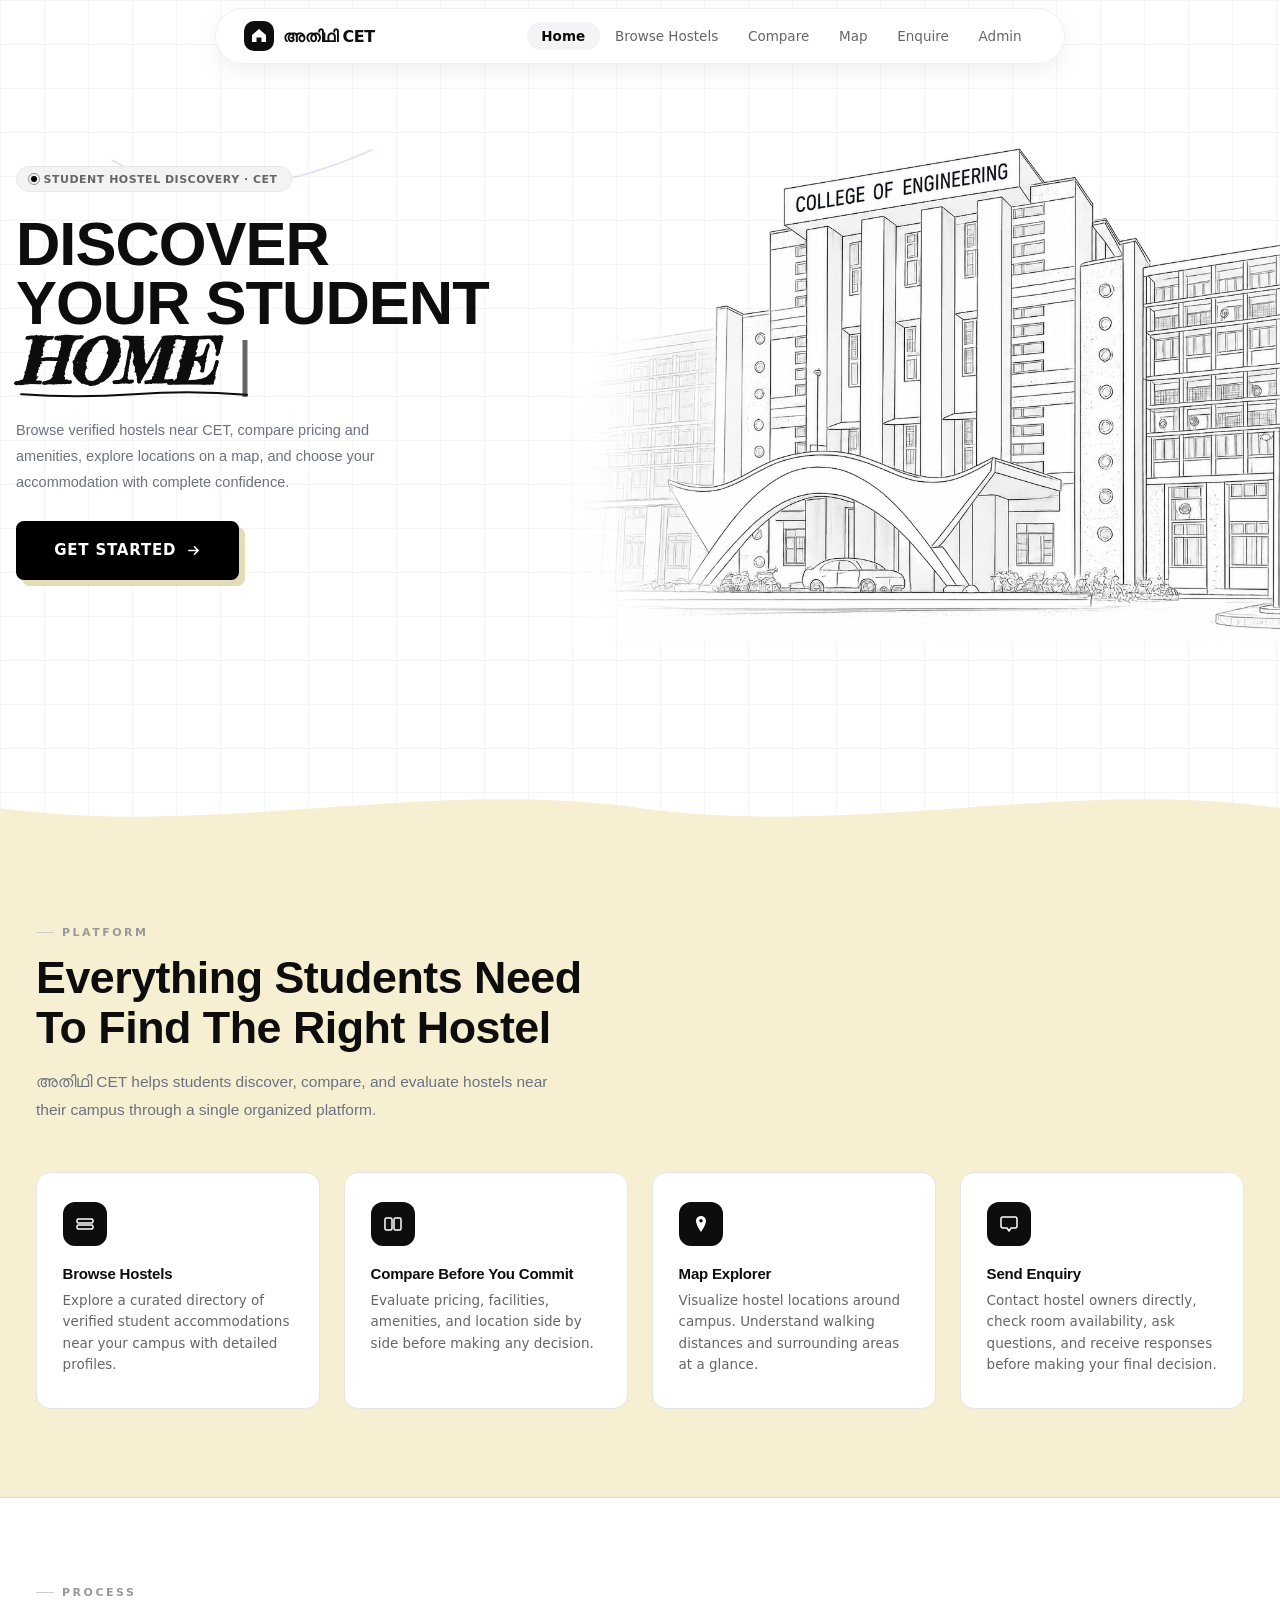
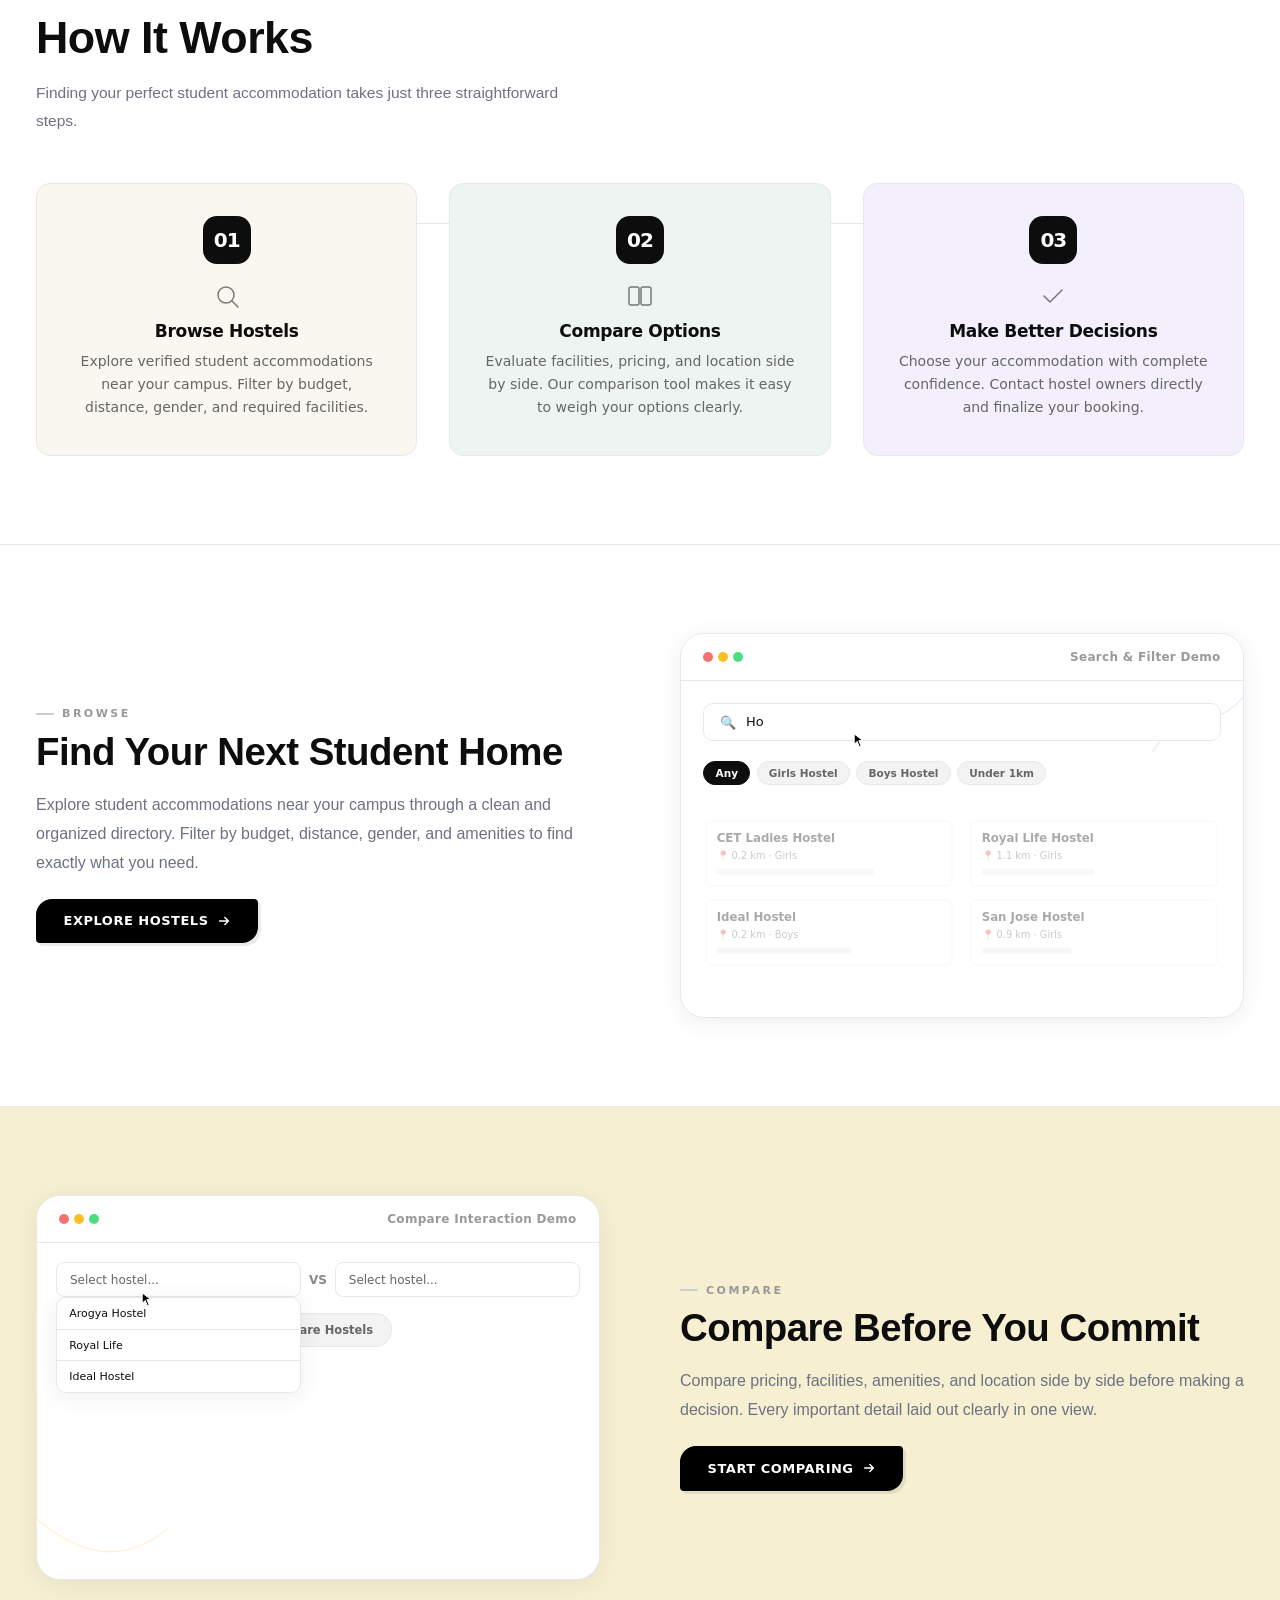
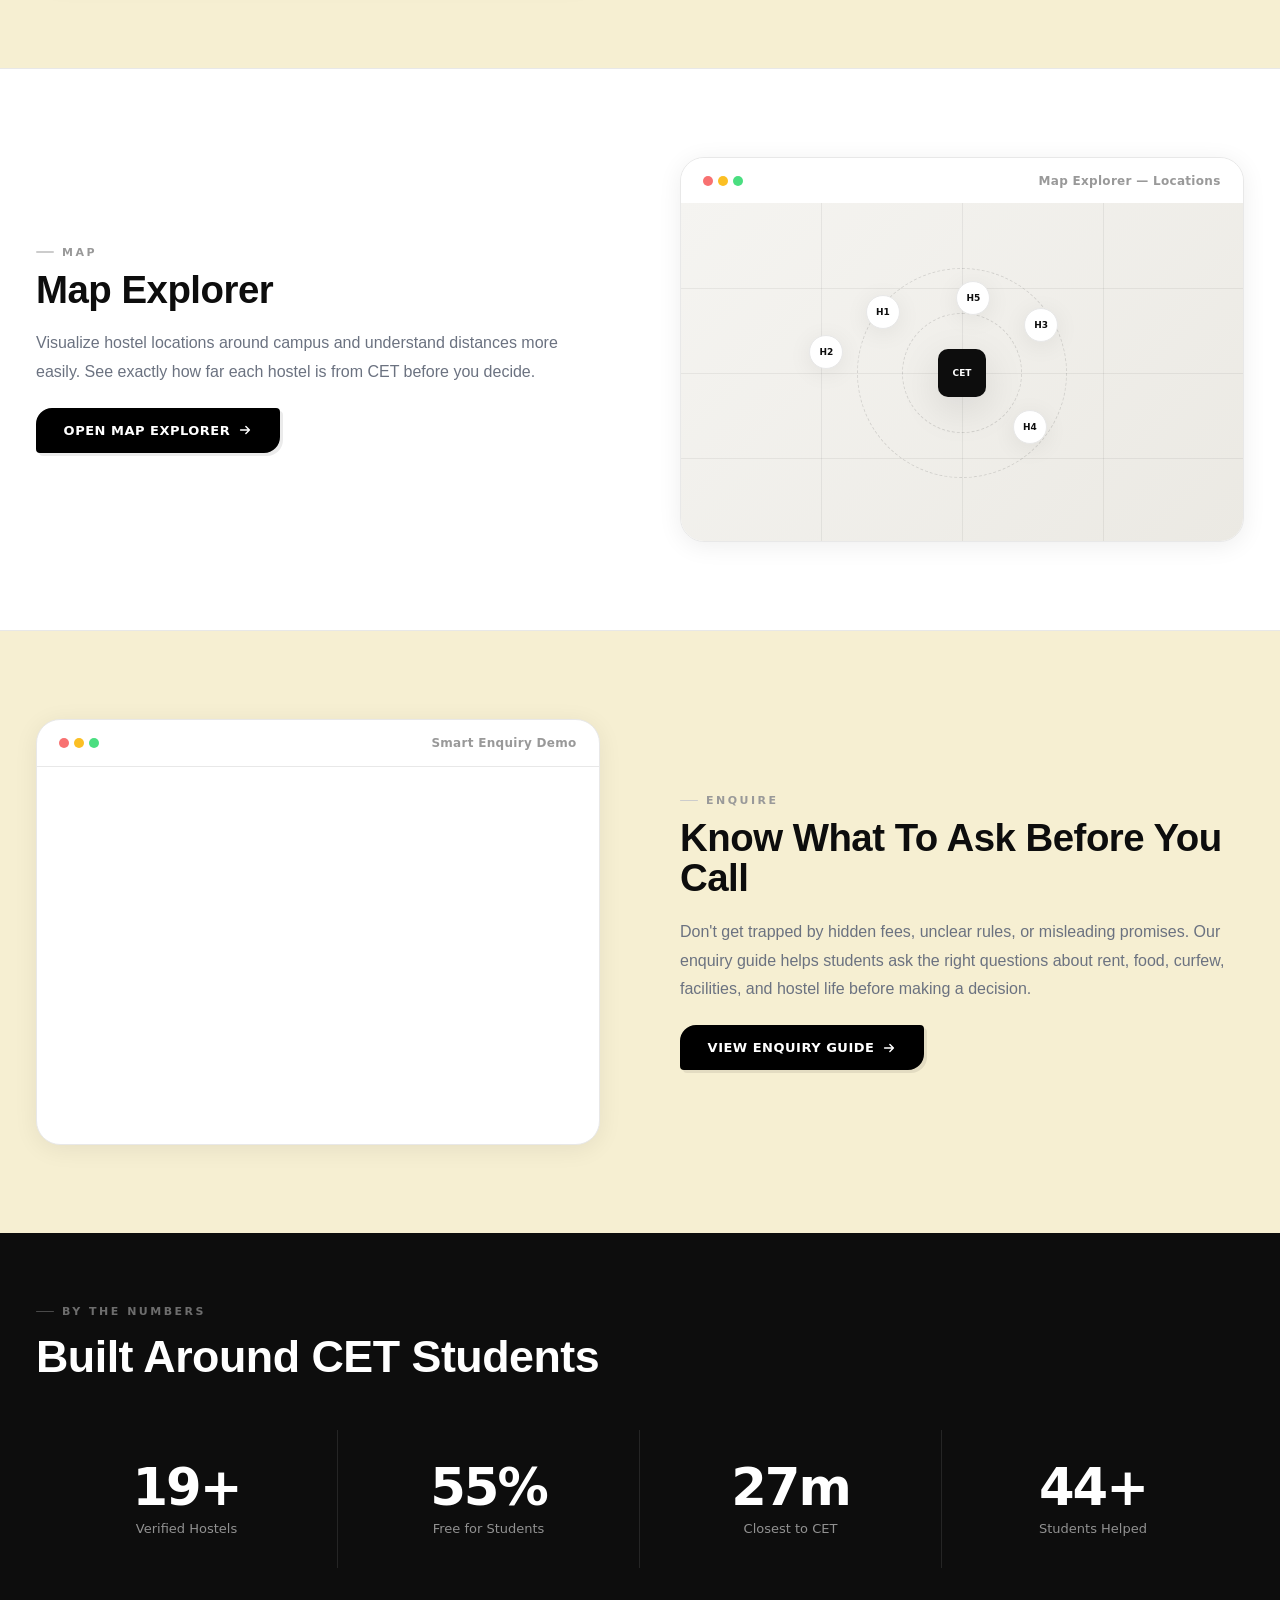
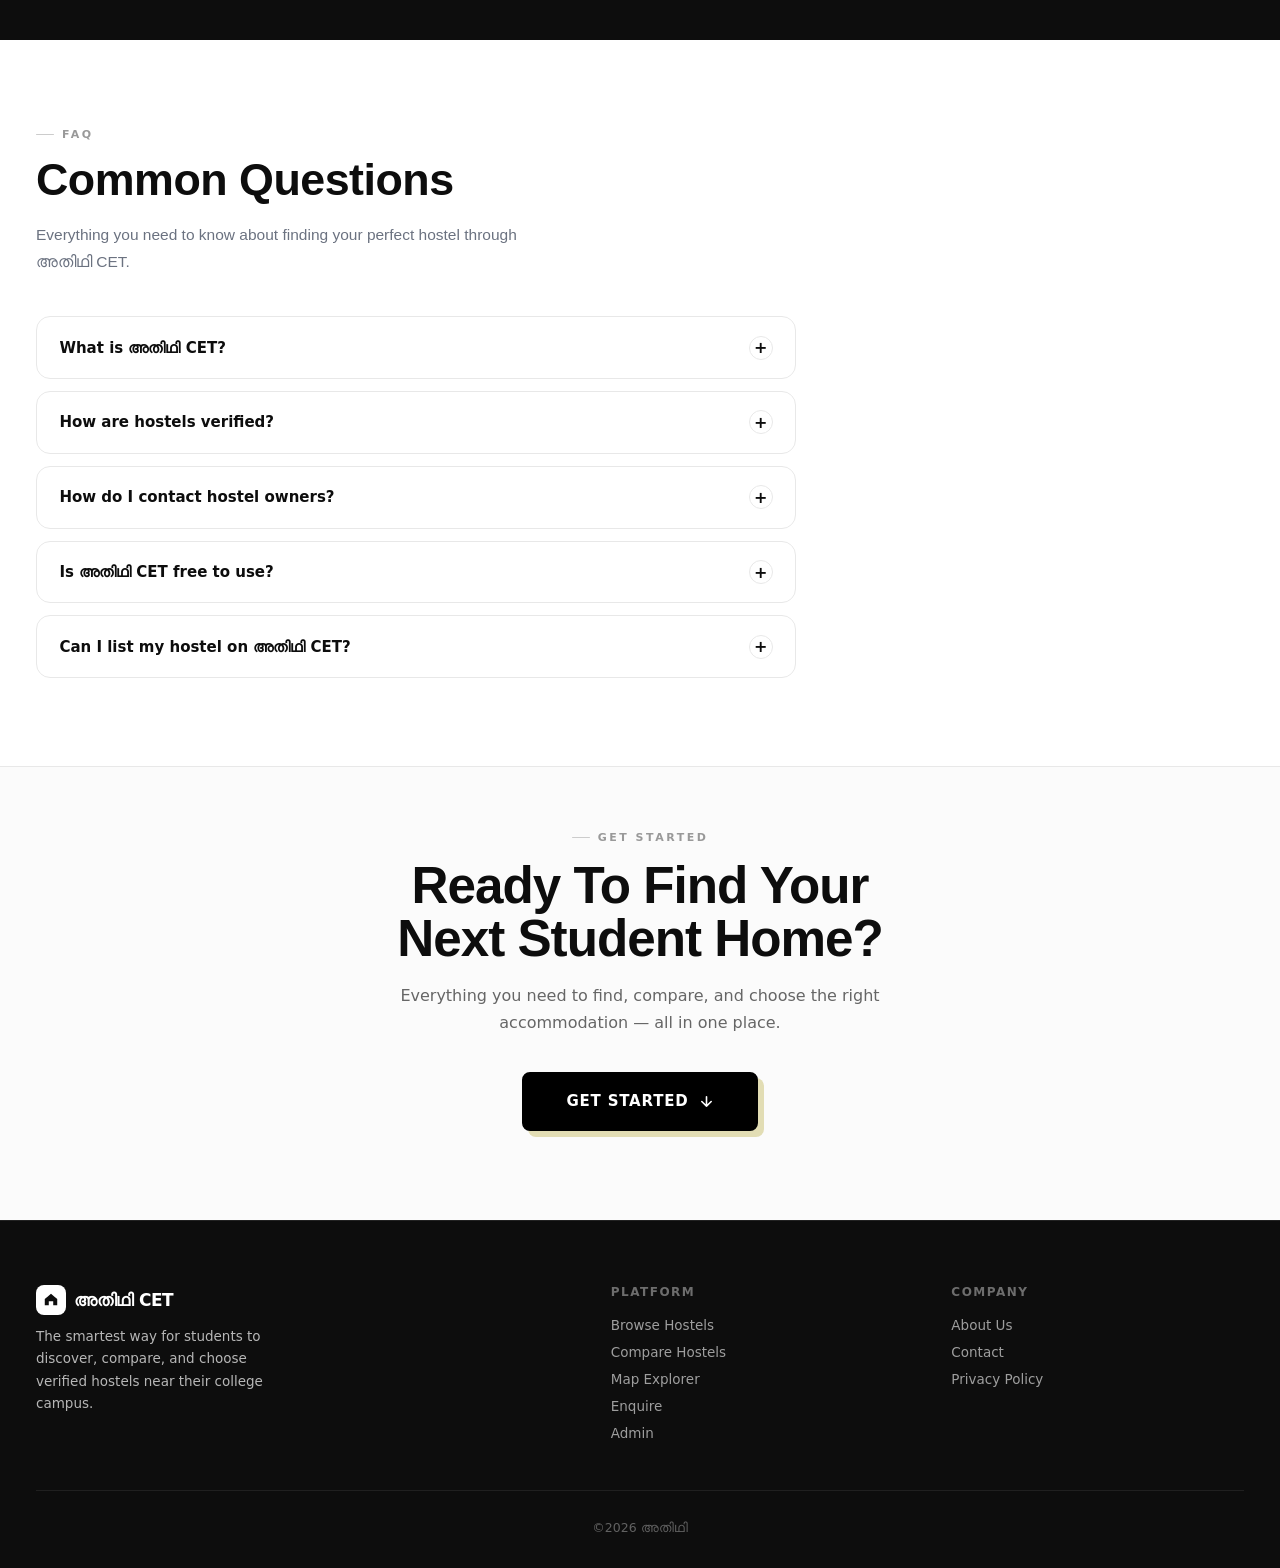
<file: frontend/hosteltxt.html>
<!DOCTYPE html>
<html lang="en">
<head>
<meta charset="UTF-8">
<meta name="viewport" content="width=device-width, initial-scale=1.0">
<title>അതിഥി CET — Discover Your Perfect Student Home Near CET</title>
<meta name="description" content="അതിഥി CET helps CET students discover, compare, and evaluate verified hostels near campus through a single organized platform.">
<link rel="preconnect" href="https://fonts.googleapis.com">
<link rel="preconnect" href="https://fonts.gstatic.com" crossorigin>
<link href="https://api.fontshare.com/v2/css?f[]=satoshi@900,700,500,400&display=swap" rel="stylesheet">
<link rel="stylesheet" href="shared.css">
<link href="https://fonts.googleapis.com/css2?family=Fredericka+the+Great&display=swap" rel="stylesheet">
<style>
*,*::before,*::after{margin:0;padding:0;box-sizing:border-box}
html,
body{
  width:100%;
  overflow-x:hidden;
}

body {
  font-family: 'Satoshi', system-ui, sans-serif;
}

/* OVERRIDE & EXTEND SHARED STYLE FOR HOMEPAGE */
.sec{position:relative;z-index:5}
.sec__inner{max-width:var(--max);margin:0 auto;padding:5.5rem var(--px)}
.sec__label{font-size:11px;font-weight:700;letter-spacing:2.5px;color:var(--g9);text-transform:uppercase;margin-bottom:.9rem;display:flex;align-items:center;gap:8px}
.sec__label::before{content:'';display:block;width:18px;height:1.5px;background:var(--gc);border-radius:2px}
.sec__title{
  font-family: 'Satoshi', sans-serif;
  font-size:clamp(2rem,3.5vw,3rem);font-weight:900;letter-spacing:-0.5px;line-height:1.1;margin-bottom:1rem
}
.sec__sub{
font-family:'Satoshi',sans-serif;
font-weight:500;
line-height:1.8;
color:#6b7280;
}

/* ════ HERO ════ */

.hero{
  position:relative;
  z-index:5;

  max-width:1440px;
  margin:0 auto;

  padding:20px var(--px) 30px;

  min-height:calc(100vh - var(--nav-h) - 40px);

  display:flex;
  align-items:center;
  gap:0;

  overflow:hidden;
}
.hero__left{flex:0 0 auto;width:100%;max-width:600px;padding:4rem 0 3.5rem;display:flex;flex-direction:column;position:relative;z-index:10;}
.hero__tag{display:inline-flex;align-items:center;gap:7px;background:var(--gf3);
  border:1px solid var(--ge);border-radius:20px;padding:.35rem .85rem;
  font-size:11px;font-weight:700;color:var(--g6);letter-spacing:.5px;text-transform:uppercase;
  margin-bottom:1.4rem;width:fit-content}
.hero__dot{
  width:6px;height:6px;background:#000;border-radius:50%;
  position:relative;
}
.hero__dot::after{
  content:'';
  position:absolute;
  inset:-3px;
  border-radius:50%;
  border:1.5px solid #000;
  opacity:0.4;
  animation:pulse-ring 1.8s ease-out infinite;
}
@keyframes pulse-ring{
  0%  { transform:scale(1);   opacity:0.4; }
  70% { transform:scale(2.2); opacity:0;   }
  100%{ transform:scale(2.2); opacity:0;   }
}
.hero__h1{
  font-family: 'Satoshi', sans-serif;
  font-size:clamp(2.8rem,4.8vw,5.2rem);font-weight:900;line-height:.96;
  letter-spacing:-1px;color:var(--black);margin-bottom:24px
}
.hero__sub{
font-family:'Satoshi',sans-serif;
font-weight:500;
font-size:14.50px;
margin-bottom:18px;
max-width:380px;
line-height:1.8;
color:#6b7280;
}
.hero__cta-group{display:flex;align-items:center;gap:1rem;margin-top:8px;margin-bottom:32px;position:relative}

/* Premium compact hero button */
.btn-hero{
  display:inline-flex;align-items:center;gap:8px;background:#000000;color:var(--white);
  border:none;padding:.8rem 1.6rem;border-radius:24px;font-family:inherit;font-size:14px;
  font-weight:600;cursor:pointer;transition:background .18s,transform .15s,box-shadow .15s;
  text-decoration:none;
}
.btn-hero:hover{background:#222;transform:translateY(-2px);box-shadow:0 12px 32px rgba(0,0,0,.15)}
.btn-hero svg{width:15px;height:15px;transition:transform .2s}
.btn-hero:hover svg{transform:translateX(3px)}

/* Typing underline styles */
.hand-drawn-underline {
  position: absolute;
  bottom: -6px;
  left: 0;
  width: 100%;
  height: 12px;
  pointer-events: none;
}
.hand-drawn-underline path {
  stroke-dasharray: 300;
  stroke-dashoffset: 300;
  transition: stroke-dashoffset 0.5s ease-in-out;
}
.hand-drawn-underline.active path {
  stroke-dashoffset: 0;
}
.typing-cursor {
  font-weight: 300;
  animation: blink 0.7s infinite;
  margin-left: 2px;
  color: var(--g6);
}
@keyframes blink {
  0%, 100% { opacity: 1; }
  50% { opacity: 0; }
}

.hero__trust{display:flex;align-items:center;gap:1rem;margin-top:1.8rem;padding-top:1.8rem;border-top:1px solid var(--ge)}
.trust__avs{display:flex}
.trust__av{width:30px;height:30px;border-radius:50%;border:2px solid var(--white);
  margin-left:-8px;font-size:10px;font-weight:700;display:grid;place-items:center}
.trust__av:first-child{margin-left:0}
.av1{background:#fde8d0;color:#b45309}.av2{background:#dbeafe;color:#1d4ed8}
.av3{background:#d1fae5;color:#065f46}.av4{background:#ede9fe;color:#5b21b6}
.trust__txt{font-size:12px;color:var(--g6);font-weight:500;line-height:1.45}
.trust__txt strong{color:var(--black);font-weight:700}

/* hero right - Optimized centerpiece layout for college illustration */
.hero__right{
    position:absolute;
    right:-40px;
    top:50%;
    transform:translateY(-50%);

    width:850px;

    z-index:1;
    pointer-events:none;
}

.hero__img-wrap{
    width:100%;
}

.hero__img{
    width:100%;
    height:auto;
    display:block;
    mix-blend-mode:multiply;
    mask-image:linear-gradient(to right,transparent 0%,black 18%);
    -webkit-mask-image:linear-gradient(to right,transparent 0%,black 18%);
    opacity:0;
    transform:translateY(18px);
    transition:opacity 1s ease, transform 1s ease;
}
.hero__img.visible{
    opacity:1;
    transform:translateY(0);
}

/* ════ PLATFORM OVERVIEW ════ */
.overview{background:#F6EFD2;border-bottom:1px solid #E2DDB4;position:relative}.overview-grid{display:grid;grid-template-columns:repeat(4,1fr);gap:1.5rem;margin-top:3rem;position:relative;z-index:2}
.ov-card{
  background:var(--white);border:1px solid #e5e5e5;border-radius:var(--radius);
  padding:1.8rem 1.6rem 2rem;
  opacity:0;transform:translateY(30px) scale(0.96);
  transition:opacity 0.6s cubic-bezier(0.16, 1, 0.3, 1), transform 0.6s cubic-bezier(0.16, 1, 0.3, 1), box-shadow 0.22s;
  cursor:pointer;
}
.ov-card.visible{opacity:1;transform:translateY(0) scale(1)}
.ov-card:hover{transform:translateY(-5px);box-shadow:var(--shadow-lg);border-color:#000;}
.ov-card__icon{
  width:44px;height:44px;background:var(--black);border-radius:12px;
  display:grid;place-items:center;margin-bottom:1.2rem;
}
.ov-card__icon svg{width:20px;height:20px}
.ov-card__title{
  font-family: 'Satoshi', sans-serif;
  font-size:15px;font-weight:600;letter-spacing:-0.2px;margin-bottom:.5rem
}
.ov-card__desc{font-size:13.5px;color:var(--g6);line-height:1.6}

/* ════ HOW IT WORKS ════ */
.steps-grid{display:grid;grid-template-columns:repeat(3,1fr);gap:2rem;margin-top:3rem;position:relative}
.steps-grid::before{content:'';position:absolute;top:2.5rem;left:16%;right:16%;height:1px;
  background:linear-gradient(90deg,transparent,var(--ge) 20%,var(--ge) 80%,transparent);z-index:0}
.step{background:var(--white);border:1px solid var(--ge);border-radius:var(--radius);
  padding:2rem 2rem 2.2rem;text-align:center;position:relative;z-index:1;
  transition:transform .22s,box-shadow .22s}
.step:hover{transform:translateY(-4px);box-shadow:var(--shadow-lg)}
.step__num{width:48px;height:48px;background:var(--black);border-radius:14px;
  display:grid;place-items:center;margin:0 auto 1.2rem;color:var(--white);
  font-size:20px;font-weight:800;letter-spacing:-1px}
.step__icon{margin-bottom:.5rem}
.step__icon svg{width:26px;height:26px;opacity:.5}
.step__title{font-size:17px;font-weight:800;margin-bottom:.6rem;letter-spacing:-.3px}
.step__desc{font-size:14px;color:var(--g6);line-height:1.65}

/* ════ FEATURE PREVIEW SECTIONS ════ */
.feat-sec{border-top:1px solid var(--ge);overflow:hidden;position:relative}
.feat-sec.feat-sec--alt{background:#F6EFD2}
.feat-grid{
  display:grid;grid-template-columns:1fr 1fr;
  gap:5rem;align-items:center;position:relative;z-index:2;
}
.feat-grid--alt .feat__visual{order:-1}
.feat__content{display:flex;flex-direction:column;align-items:flex-start;gap:.2rem}
.feat__label{
  font-size:11px;font-weight:700;letter-spacing:2.5px;
  color:var(--g9);text-transform:uppercase;
  display:flex;align-items:center;gap:8px;margin-bottom:.5rem;
}
.feat__label::before{
  content:'';display:block;width:18px;height:1.5px;
  background:var(--gc);border-radius:2px;
}
.feat__h{
  font-family: 'Satoshi', sans-serif;
  font-size:clamp(1.9rem,3vw,2.8rem);font-weight:800;
  letter-spacing:-0.5px;line-height:1.05;margin-bottom:1rem;
}
.feat__p{
font-family:'Satoshi',sans-serif;
font-weight:500;
margin-bottom:18px;
line-height:1.8;
color:#6b7280;
}
/* Creative Bold Layout for Feature Links (Explore, Compare, Map) */
/* Asymmetric Leaf Corner-Morphing Style for Feature Buttons */
.feat__link{
  display:inline-flex;
  align-items:center;
  gap:8px;

  background:#000;
  color:var(--white);

  border:none;
  padding:.8rem 1.6rem;
  border-radius:24px;

  font-family:inherit;
  font-size:14px;
  font-weight:600;

  cursor:pointer;
  text-decoration:none;

  transition:background .18s,
             transform .15s,
             box-shadow .15s;
}

.feat__link:hover{
  background:#222;
  transform:translateY(-2px);
  box-shadow:0 12px 32px rgba(0,0,0,.15);
}

.feat__link svg{
  width:15px;
  height:15px;
  transition:transform .2s;
}

.feat__link:hover svg{
  transform:translateX(3px);
}
/* Visual placeholder containers */
.feat__visual{
  position:relative;
  background:var(--white);
  border:1px solid var(--ge);
  border-radius:24px;
  min-height:385px;
  overflow:hidden;
  box-shadow:var(--shadow);
  display:flex;flex-direction:column;
}
.feat__visual-header{
  padding:1rem 1.4rem;
  border-bottom:1px solid var(--ge);
  display:flex;align-items:center;justify-content:space-between;
}
.feat__visual-dots{display:flex;gap:5px}
.feat__visual-dots span{
  width:10px;height:10px;border-radius:50%;
  background:var(--ge);display:block;
}
.feat__visual-dots span:first-child{background:#f87171}
.feat__visual-dots span:nth-child(2){background:#fbbf24}
.feat__visual-dots span:last-child{background:#4ade80}
.feat__visual-title{font-size:12px;font-weight:600;color:var(--g9);letter-spacing:.3px}
.feat__visual-body{padding:1.4rem;flex:1;display:flex;flex-direction:column;gap:.75rem;position:relative}

/* Custom interactive preview layouts styling */
.fv-cursor{
  position:absolute;width:18px;height:18px;z-index:99;
  pointer-events:none;opacity:0;
  transition:top 0.8s cubic-bezier(0.25, 1, 0.5, 1), left 0.8s cubic-bezier(0.25, 1, 0.5, 1), opacity 0.3s ease, transform 0.2s ease;
}
.fv-searchbar{
  height:38px;background:var(--gf3);border:1px solid var(--ge);
  border-radius:10px;display:flex;align-items:center;padding:0 1rem;gap:.6rem;
  margin-bottom:.5rem;transition:border-color 0.3s;
}
.fv-chips{display:flex;gap:.4rem;margin-bottom:.5rem}
.demo-chip{
  padding:.3rem .7rem;border-radius:20px;background:var(--gf3);border:1px solid var(--ge);
  font-size:10.5px;font-weight:600;color:var(--g6);transition:all 0.25s ease;
}
.demo-chip.active{background:var(--black);border-color:var(--black);color:var(--white)}
.demo-card{
  background:var(--white);border:1px solid var(--ge);border-radius:5px;
  padding:.65rem;transition:all 0.5s ease;
}

/* Compare demo styling */
.demo-dropdown-trigger{
  padding:.6rem .8rem;border:1.5px solid var(--ge);border-radius:8px;
  font-size:12px;font-weight:500;color:var(--g6);background:var(--white);
  display:flex;justify-content:space-between;align-items:center;width:100%;
}
.demo-btn{
  background:var(--gf3);color:var(--g6);border:1px solid var(--ge);
  padding:.55rem 1.1rem;border-radius:16px;font-size:11.5px;font-weight:700;
  transition:all 0.25s ease;
}
.demo-btn.active{background:var(--black);color:var(--white);border-color:var(--black)}
.demo-table{width:100%;border-collapse:collapse;font-size:11px}
.demo-table th, .demo-table td{padding:.5rem .6rem;border-bottom:1px solid var(--ge);text-align:center}
.demo-table td:first-child{text-align:left;font-weight:600;color:var(--g9)}
.comp-demo-row{transition:background 0.3s ease}
.comp-demo-row.highlight{background:var(--pastel-sage)}
.comp-demo-row.highlight td:nth-child(2), .c.omp-demo-row.highlight td:nth-child(3){font-weight:700;color:#16a34a}

.demo-select-wrap{
  position:relative;
}

.demo-select-wrap{
    position:relative;
    flex:1;
    min-width:0;
}

.demo-dropdown-menu{
  position:absolute;
  top:100%;
  left:0;
  right:0;
  z-index:9999;

  background:#fff;
  border:1px solid var(--ge);

  border-radius:10px;

  overflow:hidden;

  box-shadow:var(--shadow);

  opacity:0;
  transform:translateY(-6px);

  transition:.25s;

  pointer-events:none;

}

.demo-dropdown-menu.open{
  opacity:1;
  transform:translateY(0);
}

.demo-dropdown-menu div{
  padding:.55rem .75rem;
  font-size:11px;
  border-bottom:1px solid var(--ge);
}

.demo-dropdown-menu div:last-child{
  border-bottom:none;
}

.demo-dropdown-menu div:hover{
  background:var(--gf3);
}
/* Database demo styling */
.db-demo-row{transition:all 0.5s ease}
.db-badge{font-size:8.5px;font-weight:700;padding:.15rem .4rem;border-radius:4px;letter-spacing:.3px}
.db-badge--vacant{background:#d1fae5;color:#065f46}
.db-badge--full{background:#fee2e2;color:#dc2626}

/* ── STATS ════ */
.stats-sec{background:var(--black);color:var(--white);position:relative;overflow:hidden}
.stats-sec .sec__inner{padding:4.5rem var(--px)}
.stats-sec .sec__label{color:rgba(255,255,255,.4)}
.stats-sec .sec__label::before{background:rgba(255,255,255,.25)}
.stats-grid{display:grid;grid-template-columns:repeat(4,1fr);gap:0;margin-top:3rem}
.sstat{text-align:center;padding:2rem 1.5rem;border-right:1px solid rgba(255,255,255,.1)}
.sstat:last-child{border-right:none}
.sstat__num{font-size:clamp(2.5rem,4vw,4rem);font-weight:900;letter-spacing:-2px;line-height:1;margin-bottom:.5rem}
.sstat__lbl{font-size:13px;color:rgba(255,255,255,.55);font-weight:500}

/* ════ FAQ ════ */
.faq-list{margin-top:2.5rem;display:flex;flex-direction:column;gap:.75rem;max-width:760px}
.faq-item{border:1px solid var(--ge);border-radius:var(--radius);overflow:hidden;background:var(--white)}
.faq-q{width:100%;display:flex;align-items:center;justify-content:space-between;
  padding:1.15rem 1.4rem;font-size:15px;font-weight:600;cursor:pointer;background:none;
  border:none;font-family:inherit;color:var(--black);text-align:left;gap:1rem;
  transition:background .18s}
.faq-q:hover{background:var(--gf3)}
.faq-icon{width:24px;height:24px;border-radius:50%;border:1.5px solid var(--ge);
  display:grid;place-items:center;flex-shrink:0;font-size:16px;transition:transform .25s,background .18s}
.faq-item.open .faq-icon{transform:rotate(45deg);background:var(--black);border-color:var(--black);color:var(--white)}
.faq-a{max-height:0;overflow:hidden;transition:max-height .35s ease,padding .25s ease;
  font-size:14.5px;color:var(--g6);line-height:1.7;padding:0 1.4rem}
.faq-item.open .faq-a{max-height:200px;padding:.1rem 1.4rem 1.2rem}

/* ════ FINAL CTA ════ */
.finalcta{text-align:center;border-top:1px solid var(--ge);position:relative;overflow:hidden}
.finalcta .sec__inner{padding:4rem var(--px) 2rem}
.finalcta__bg{
  position:absolute;inset:0;
  background:#f8f8f8;
  opacity:.55;pointer-events:none;z-index:-1;
}
.cta-features{
  display:grid;grid-template-columns:repeat(4,1fr);
  gap:1.2rem;margin-top:2.5rem;
}
.cta-feat-card{
  background:rgba(255,255,255,.8);
  border:1px solid var(--ge);border-radius:var(--radius);
  padding:1.6rem 1.4rem;text-align:center;
  transition:transform .22s,box-shadow .22s,background .18s;
  text-decoration:none;color:inherit;display:block;
  opacity:0;transform:translateY(30px) scale(0.96);
  transition:opacity 0.6s cubic-bezier(0.16, 1, 0.3, 1), transform 0.6s cubic-bezier(0.16, 1, 0.3, 1), box-shadow 0.22s, background 0.18s;
}
.cta-feat-card.visible{opacity:1;transform:translateY(0) scale(1)}
.cta-feat-card:hover{
  transform:translateY(-4px);box-shadow:var(--shadow-lg);
  background:var(--white);
}
.cta-feat-icon{
  width:46px;height:46px;background:var(--black);border-radius:12px;
  display:grid;place-items:center;margin:0 auto 1rem;
}
.cta-feat-icon svg{width:20px;height:20px}
.cta-feat-title{font-size:14px;font-weight:700;letter-spacing:-.3px;margin-bottom:.35rem}
.cta-feat-sub{font-size:12.5px;color:var(--g6);line-height:1.5}
.finalcta__h{
  font-family: 'Satoshi', sans-serif;
  font-size:clamp(2.2rem,4vw,3.8rem);font-weight:900;letter-spacing:-1px;
  line-height:1.05;margin-bottom:1rem;
}

/* ── CTA DROPDOWN BUTTONS ── */
.cta-action-btns{
  display:flex;flex-wrap:wrap;gap:.75rem;justify-content:center;
  margin-top:1.6rem;
  max-height:0;overflow:hidden;opacity:0;
  transition:max-height 0.5s cubic-bezier(0.16,1,0.3,1), opacity 0.4s ease;
}
.cta-action-btns.open{max-height:200px;opacity:1}
.cta-action-btn{
  display:inline-flex;align-items:center;gap:8px;
  padding:.75rem 1.5rem;border-radius:12px;
  font-family:inherit;font-size:13.5px;font-weight:700;
  text-decoration:none;cursor:pointer;border:none;
  transition:transform .18s, box-shadow .18s, background .18s;
}
.cta-action-btn--solid{background:#000;color:#fff}
.cta-action-btn--solid:hover{background:#111;transform:translateY(-2px);box-shadow:0 10px 28px rgba(0,0,0,.15)}
.cta-action-btn--outline{background:#fff;color:var(--black);border:1.5px solid var(--ge)}
.cta-action-btn--outline:hover{border-color:#999;transform:translateY(-2px);box-shadow:0 6px 18px rgba(0,0,0,.08)}
.btn-hero-cta-wrap{display:inline-flex;flex-direction:column;align-items:center}

.finalcta__sub{
  font-size:16px;color:var(--g6);max-width:480px;
  margin:0 auto 2.2rem;line-height:1.7;
}

/* Map visual mock overrides */
.fv-map-wrap{
  flex:1;position:relative;
  background:linear-gradient(135deg,#f5f4f1 0%,#ebe9e3 100%);
  margin:-.1rem;
}
.fv-map-grid-line{position:absolute;background:rgba(0,0,0,0.06)}
.fv-map-grid-line.h{left:0;right:0;height:1px}
.fv-map-grid-line.v{top:0;bottom:0;width:1px}
.fv-map-pin{
  position:absolute;width:34px;height:34px;background:var(--white);border:1.5px solid var(--ge);
  border-radius:50%;box-shadow:var(--shadow);display:grid;place-items:center;
  font-size:9px;font-weight:700;color:var(--black);transform:translate(-50%,-50%);
}
.fv-map-cet{
  position:absolute;width:48px;height:48px;background:var(--black);border-radius:10px;
  display:grid;place-items:center;font-size:9px;font-weight:800;color:var(--white);
  transform:translate(-50%,-50%);box-shadow:var(--shadow-lg);
}
.fv-map-ring{
  position:absolute;border-radius:50%;border:1px dashed rgba(0,0,0,0.12);
  transform:translate(-50%,-50%);
}

/* ════ RESPONSIVE ════ */
@media(max-width:1024px){
  .overview-grid{grid-template-columns:repeat(2,1fr)}
  .stats-grid{grid-template-columns:repeat(2,1fr)}
  .sstat{border-right:none;border-bottom:1px solid rgba(255,255,255,.1)}
  .sstat:nth-child(odd){border-right:1px solid rgba(255,255,255,.1)}
  .cta-features{grid-template-columns:repeat(2,1fr)}
  .feat-grid{gap:3rem}
}
@media(max-width:1023px){
  .hero{gap:40px}
  .hero__h1{font-size:clamp(2.4rem,3.8vw,4rem)}
}
@media(max-width:860px){
  .steps-grid{grid-template-columns:1fr;gap:1rem}
  .steps-grid::before{display:none}
  .feat-grid{grid-template-columns:1fr;gap:2.5rem}
  .feat-grid--alt .feat__visual{order:0}
  .feat__visual{min-height:280px}
}
@media(max-width:767px){
  .hero__h1{
    font-size:2.6rem !important;
    line-height:0.95;
  }
  .btn-hero {
    width: fit-content;
  }
  .hero,
  .hero__right,
  .hero__img-wrap{
    overflow:hidden;
  }

.hero__img{
  max-width:100%;
}
  .hero{flex-direction:column;align-items:flex-start;min-height:auto;padding-top:2.5rem;gap:0}
  .hero__left{width:100%;padding:0 0 2rem}
  .hero__right{
  width:100%;
  min-height:auto;
  display:flex;
  justify-content:center;
  align-items:center;
}
  .hero__panel{right:-2.2rem;left:-2.2rem;border-radius:0}
  .hero__img{
  transform:none;
  width:100%;
  max-width:340px;
  height:auto;
}
  .hero__img-wrap{
  width:100%;
  display:flex;
  justify-content:center;
  align-items:center;
  margin:0 !important;
  margin-right:0 !important;
  padding:0 !important;
  overflow:visible;
}
.scribble-svg{
  display:none;
}

body,
html{
  overflow-x:hidden;
}
}
@media (max-width: 768px) {
  .nav__ham {
    display: flex;
  }

  .nav__links {
    position: fixed;
    top: 72px;
    right: -280px;
    width: 260px;
    height: calc(100vh - 72px);
    background: var(--white);
    border-left: 1px solid var(--ge);
    flex-direction: column;
    padding: 1.5rem 1.5rem;
    gap: 0;
    transition: right 0.3s cubic-bezier(0.16, 1, 0.3, 1);
    z-index: 105;
    overflow-y: auto;
  }

  .nav__links.open {
    right: 0;
  }

  .nav__links li {
    list-style: none;
    width: 100%;
  }

  .nav__links a {
    display: block;
    font-size: 16px;
    font-weight: 600;
    color: var(--g6);
    text-decoration: none;
    padding: .7rem 0;
    border-bottom: 1px solid var(--ge);
    transition: color 0.2s, padding-left 0.2s;
  }

  .nav__links li:last-child a {
    border-bottom: none;
  }

  .nav__links a:hover,
  .nav__links a.active {
    color: var(--black);
    padding-left: 6px;
  }

  .nav__ham.open span:nth-child(1) { transform: translateY(7px) rotate(45deg); }
  .nav__ham.open span:nth-child(2) { opacity: 0; }
  .nav__ham.open span:nth-child(3) { transform: translateY(-7px) rotate(-45deg); }

  .overview-grid { grid-template-columns: 1fr !important; gap: 1rem !important; margin-top: 2rem; }
  .ov-card { padding: 1.4rem !important; }
  .ov-card__title { font-size: 1.05rem !important; }
  .ov-card__desc { font-size: 14px !important; line-height: 1.7 !important; }
}

.nav__overlay {
  display: none;
  position: fixed;
  inset: 0;
  background: rgba(0,0,0,0.35);
  z-index: 104;
  top: var(--nav-h);
}
.nav__overlay.open {
  display: block;
}

@media (max-width: 768px) {
  #hero {
    margin-top: -8px;
  }
}

.btn-hero {
  display: inline-flex;
  align-items: center;
  gap: 10px;
  background: #000;
  color: #ffffff;
  border: 3px solid #000;
  padding: 1.1rem 2.2rem;
  border-radius: 8px; /* Clean rectangular corners */
  font-family: inherit;
  font-size: 15px;
  font-weight: 900; /* Extra bold */
  text-transform: uppercase;
  letter-spacing: 0.8px;
  cursor: pointer;
  transition: all 0.15s ease;
  text-decoration: none;
  box-shadow: 6px 6px 0px #E2DDB4; /* Solid colored shadow */
}
.btn-hero:hover {
  background: #000;
  transform: translate(3px, 3px); /* Button presses down */
  box-shadow: 3px 3px 0px #F6EFD2; /* Shadow gets compressed */
}
.btn-hero svg {
  transition: transform .2s;
}
.btn-hero:hover svg {
  transform: translateX(4px);
}
/* Creative Bold Layout for Feature Links (Explore, Compare, Map) */
.feat__link {
  display: inline-flex;
  align-items: center;
  gap: 8px;
  background: #000;
  color: var(--white, #ffffff);
  border: 2px solid #000;
  padding: .8rem 1.6rem;
  border-radius: 16px 4px 16px 4px; /* Creative Leaf Shape */
  font-family: inherit;
  font-size: 13px;
  font-weight: 900; /* Extra bold */
  text-transform: uppercase;
  letter-spacing: 0.5px;
  cursor: pointer;
  text-decoration: none;
  transition: all 0.3s cubic-bezier(0.16, 1, 0.3, 1);
  box-shadow: 3px 3px 0px rgba(0,0,0,0.08);
}

.feat__link:hover {
  background: #000;
  border-radius: 4px 16px 4px 16px; /* Corner swap on hover */
  transform: translateY(-2px);
  box-shadow: 4px 4px 0px var(--accent-brand, #E2DDB4); /* Colored brand shadow */
}

.feat__link svg {
  width: 14px;
  height: 14px;
  transition: transform .3s;
}

.feat__link:hover svg {
  transform: translateX(4px);
}

.demo-skeleton{
  height:10px;
  background:#e5e7eb;
  border-radius:999px;
  overflow:hidden;
  position:relative;
}

.demo-skeleton::after{
  content:'';
  position:absolute;
  inset:0;
  transform:translateX(-100%);
  background:linear-gradient(
    90deg,
    transparent,
    rgba(255,255,255,.7),
    transparent
  );
  animation:skeleton-shimmer 1.8s infinite;
}

@keyframes skeleton-shimmer{
  100%{
    transform:translateX(100%);
  }
}

/* Laptop */
@media(max-width:1400px){

    .hero__right{
        width:760px;
        right:-20px;
    }

    .hero__left{
        max-width:500px;
    }
}

/* Tablet */
@media(max-width:1024px){

    .hero{
        min-height:700px;
    }

    .hero__right{
        width:620px;
        right:-80px;
    }
}

/* Mobile */
@media(max-width:767px){

    .hero{
        flex-direction:column;
        min-height:auto;

        padding-top:2rem;
        padding-bottom:2rem;

        gap:1rem;
    }

    .hero__right{
        position:relative;

        right:auto;
        top:auto;

        transform:none;

        width:100%;

        display:flex;
        justify-content:center;
    }

    .hero__img{
        max-width:360px;

        mask-image:none;
        -webkit-mask-image:none;
    }
}

.enquiry-demo{
  display:flex;
  flex-direction:column;
  gap:.8rem;
  justify-content:center;
  height:100%;
  padding:1rem;
}

.enquiry-chat{
  background:#fff;
  border:1px solid var(--ge);
  border-radius:14px;
  padding:.9rem 1rem;
  font-size:13px;
  font-weight:600;
  box-shadow:var(--shadow);
  opacity:0;
  transform:translateY(20px);
  animation:enquiryReveal 5s infinite;
}

.question-1{animation-delay:.2s;}
.question-2{animation-delay:.8s;}
.question-3{animation-delay:1.4s;}
.question-4{animation-delay:2s;}
.question-5{animation-delay:2.6s;}

.enquiry-check{
  margin-top:1rem;
  align-self:flex-start;

  background:#dcfce7;
  color:#166534;

  padding:.7rem 1rem;
  border-radius:999px;

  font-size:12px;
  font-weight:700;

  opacity:0;

  animation:enquiryCheck 5s infinite;
  animation-delay:3.3s;
}

@keyframes enquiryReveal{
  0%,100%{
    opacity:0;
    transform:translateY(20px);
  }

  15%,90%{
    opacity:1;
    transform:translateY(0);
  }
}

@keyframes enquiryCheck{
  0%,70%{
    opacity:0;
    transform:scale(.9);
  }

  80%,95%{
    opacity:1;
    transform:scale(1);
  }

  100%{
    opacity:0;
  }
}

@media (max-width: 767px) {
  .hero {
    padding-top: 1rem;
    padding-bottom: 0;
    gap: 0;
  }

  .hero__left {
    padding-bottom: 1rem;
  }

  .hero__right {
    margin-top: -1rem;
  }

  .hero__img {
    max-width: 100%;
    width: 100%;
  }
}

</style>
</head>
<body>

<!-- ══════════ NAV ══════════ -->
<header class="nav">
  <div class="nav__inner">
    <a class="nav__logo" href="hosteltxt.html">
      <div class="nav__logo-mark">
        <svg viewBox="0 0 18 18" fill="none"><path d="M2 15V8L9 2L16 8V15H11.5V10.5H6.5V15H2Z" fill="white"/></svg>
      </div>
      <span class="nav__logo-name">അതിഥി CET</span>
    </a>
    <ul class="nav__links">
      <li><a href="hosteltxt.html" class="active">Home</a></li>
      <li><a href="browse.html">Browse Hostels</a></li>
      <li><a href="compare.html">Compare</a></li>
      <li><a href="map.html">Map</a></li>
      <li><a href="enquire.html">Enquire</a></li>
      <li><a href="admin-login.html">Admin</a></li>
    </ul>
    <button class="nav__ham" aria-label="Menu"><span></span><span></span><span></span></button>
  </div>

</header>
<div class="nav__overlay" id="nav-overlay"></div>
<!-- ══════════ HERO ══════════ -->

<section id="hero" class="sec">
  <!-- Pastel color shape decorations -->

  <!-- Subtle doodle paths -->
  <svg class="scribble-svg" style="top:18%; left:8%; width:280px; height:100px; opacity:0.8" viewBox="0 0 280 100">
    <path class="scribble-path accent-lavender" d="M10,20 Q110,80 270,10" />
  </svg>
  <svg class="scribble-svg" style="bottom:24%; right:5%; width:200px; height:80px; opacity:0.7" viewBox="0 0 200 80">
    <path class="scribble-path accent-blue" d="M190,15 C130,65 70,5 10,70" />
  </svg>

  <div class="hero">
    <div class="hero__left">
      <span class="hero__tag"><span class="hero__dot"></span>Student Hostel Discovery · CET</span>
      <h1 class="hero__h1">
        DISCOVER<br>YOUR STUDENT<br>
        <span style="position: relative; display: inline-block;">
         <span id="typed-word" style="font-family: 'Fredericka the Great', cursive; font-style: italic;">
  HOME
</span>
          <span class="typing-cursor">|</span>
          <svg class="hand-drawn-underline" viewBox="0 0 200 20" preserveAspectRatio="none">
            <path d="M5,12 Q50,19 100,12 T195,13" stroke="var(--black)" stroke-width="3.5" fill="none" stroke-linecap="round" stroke-linejoin="round" />
          </svg>
        </span>
      </h1>
      <p class="hero__sub">Browse verified hostels near CET, compare pricing and amenities, explore locations on a map, and choose your accommodation with complete confidence.</p>
      
      <div class="hero__cta-group">
        <button class="btn-hero" onclick="document.getElementById('features').scrollIntoView({behavior:'smooth'})">
          Get Started
          <svg viewBox="0 0 16 16" fill="none"><path d="M3 8H13M9 4L13 8L9 12" stroke="white" stroke-width="1.7" stroke-linecap="round" stroke-linejoin="round"/></svg>
        </button>
      </div>

    </div>
    
    <!-- Hero right: Premium college illustration centerpiece -->
    <div class="hero__right">
      <div class="hero__panel"></div>
      <div class="hero__img-wrap">
        <img class="hero__img" src="assets/college_.png" alt="College of Engineering Trivandrum"/>
      </div>
    </div>
  </div>
</section>

<div style="line-height:0;overflow:hidden;margin-top:-2px;position:relative;z-index:6;">
  <svg viewBox="0 0 1440 60" xmlns="http://www.w3.org/2000/svg" preserveAspectRatio="none" style="display:block;width:100%;height:60px;">
    <path d="M0,30 C240,60 480,0 720,30 C960,60 1200,0 1440,30 L1440,60 L0,60 Z" fill="#F6EFD2"/>
  </svg>
</div>

<!-- ══════════ PLATFORM OVERVIEW ══════════ -->
<section id="features" class="sec overview">
  <!-- Pastel shapes behind platform overview -->
  
  <div class="sec__inner">
    <p class="sec__label">Platform</p>
    <h2 class="sec__title">Everything Students Need<br>To Find The Right Hostel</h2>
    <p class="sec__sub">അതിഥി CET helps students discover, compare, and evaluate hostels near their campus through a single organized platform.</p>
    
    <div class="overview-grid">
      <div class="ov-card" onclick="window.scrollTo({top:document.getElementById('feat-browse').offsetTop - 90,behavior:'smooth'})">
        <div class="ov-card__icon">
          <svg viewBox="0 0 20 20" fill="none"><rect x="2" y="5" width="16" height="4" rx="1.5" stroke="white" stroke-width="1.5"/><rect x="2" y="11" width="16" height="4" rx="1.5" stroke="white" stroke-width="1.5"/></svg>
        </div>
        <div class="ov-card__title">Browse Hostels</div>
        <div class="ov-card__desc">Explore a curated directory of verified student accommodations near your campus with detailed profiles.</div>
      </div>
      <div class="ov-card" onclick="window.scrollTo({top:document.getElementById('feat-compare').offsetTop - 90,behavior:'smooth'})">
        <div class="ov-card__icon">
          <svg viewBox="0 0 20 20" fill="none"><rect x="2" y="4" width="7" height="12" rx="1.5" stroke="white" stroke-width="1.5"/><rect x="11" y="4" width="7" height="12" rx="1.5" stroke="white" stroke-width="1.5"/></svg>
        </div>
        <div class="ov-card__title">Compare Before You Commit</div>
        <div class="ov-card__desc">Evaluate pricing, facilities, amenities, and location side by side before making any decision.</div>
      </div>
      <div class="ov-card" onclick="window.scrollTo({top:document.getElementById('feat-map').offsetTop - 90,behavior:'smooth'})">
        <div class="ov-card__icon">
          <svg viewBox="0 0 20 20" fill="none"><path d="M10 2C7.24 2 5 4.24 5 7c0 3.75 5 11 5 11s5-7.25 5-11c0-2.76-2.24-5-5-5zm0 6.5A1.5 1.5 0 1 1 10 5a1.5 1.5 0 0 1 0 3.5z" fill="white"/></svg>
        </div>
        <div class="ov-card__title">Map Explorer</div>
        <div class="ov-card__desc">Visualize hostel locations around campus. Understand walking distances and surrounding areas at a glance.</div>
      </div>

      <div class="ov-card" onclick="window.scrollTo({top:document.getElementById('feat-enquire').offsetTop - 90,behavior:'smooth'})">
  <div class="ov-card__icon">
    <svg viewBox="0 0 20 20" fill="none">
      <path d="M16 3H4C2.9 3 2 3.9 2 5V12C2 13.1 2.9 14 4 14H8L10 17L12 14H16C17.1 14 18 13.1 18 12V5C18 3.9 17.1 3 16 3Z"
      stroke="white"
      stroke-width="1.5"
      stroke-linecap="round"
      stroke-linejoin="round"/>
    </svg>
  </div>

  <div class="ov-card__title">Send Enquiry</div>

  <div class="ov-card__desc">
    Contact hostel owners directly, check room availability, ask questions, and receive responses before making your final decision.
  </div>
</div>

</div> <!-- overview-grid -->
      
   
</section>


<!-- ══════════ HOW IT WORKS ══════════ -->
<section class="sec" style="position:relative; overflow:hidden;">
  
  <div class="sec__inner">
    <p class="sec__label reveal">Process</p>
    <h2 class="sec__title reveal">How It Works</h2>
    <p class="sec__sub reveal">Finding your perfect student accommodation takes just three straightforward steps.</p>
    <div class="steps-grid">
      <div class="step reveal bg-beige">
        <div class="step__num">01</div>
        <div class="step__icon">
          <svg viewBox="0 0 26 26" fill="none"><circle cx="12" cy="12" r="8" stroke="#000" stroke-width="1.5"/><line x1="18" y1="18" x2="24" y2="24" stroke="#000" stroke-width="1.5" stroke-linecap="round"/></svg>
        </div>
        <div class="step__title">Browse Hostels</div>
        <p class="step__desc">Explore verified student accommodations near your campus. Filter by budget, distance, gender, and required facilities.</p>
      </div>
      <div class="step reveal bg-sage">
        <div class="step__num">02</div>
        <div class="step__icon">
          <svg viewBox="0 0 26 26" fill="none"><rect x="2" y="4" width="10" height="18" rx="2" stroke="#000" stroke-width="1.5"/><rect x="14" y="4" width="10" height="18" rx="2" stroke="#000" stroke-width="1.5"/></svg>
        </div>
        <div class="step__title">Compare Options</div>
        <p class="step__desc">Evaluate facilities, pricing, and location side by side. Our comparison tool makes it easy to weigh your options clearly.</p>
      </div>
      <div class="step reveal bg-lavender">
        <div class="step__num">03</div>
        <div class="step__icon">
          <svg viewBox="0 0 26 26" fill="none"><path d="M4 13L10 19L22 7" stroke="#000" stroke-width="1.5" stroke-linecap="round" stroke-linejoin="round"/></svg>
        </div>
        <div class="step__title">Make Better Decisions</div>
        <p class="step__desc">Choose your accommodation with complete confidence. Contact hostel owners directly and finalize your booking.</p>
      </div>
    </div>
  </div>
</section>

<!-- ══════════ BROWSE HOSTELS PREVIEW ══════════ -->
<section id="feat-browse" class="sec feat-sec">
  <div class="sec__inner">
    <div class="feat-grid">
      <div class="feat__content reveal">
        <p class="feat__label">Browse</p>
        <h2 class="feat__h">Find Your Next Student Home</h2>
        <p class="feat__p">Explore student accommodations near your campus through a clean and organized directory. Filter by budget, distance, gender, and amenities to find exactly what you need.</p>
        <a href="browse.html" class="feat__link">
          Explore Hostels
          <svg viewBox="0 0 16 16" fill="none"><path d="M3 8H13M9 4L13 8L9 12" stroke="white" stroke-width="1.7" stroke-linecap="round" stroke-linejoin="round"/></svg>
        </a>
      </div>
      
      <!-- MINIATURE ANIMATED BROWSE DEMO -->
      <div class="feat__visual reveal" style="position:relative;">
        
        <div class="feat__visual-header" style="position:relative; z-index:2; background:rgba(255,255,255,0.92); backdrop-filter:blur(8px);">
          <div class="feat__visual-dots"><span></span><span></span><span></span></div>
          <span class="feat__visual-title">Search & Filter Demo</span>
        </div>
        
        <div class="feat__visual-body" style="position:relative; z-index:2; padding:1.4rem;">
          <!-- SVG Doodle lines around preview -->
          <svg class="scribble-svg" style="top:-20px; right:-20px; width:120px; height:120px; opacity:0.5" viewBox="0 0 120 120">
            <path class="scribble-path accent-lavender" d="M10,90 C40,40 80,80 110,20" />
          </svg>

          <!-- Cursor -->
          <div class="fv-cursor" id="browse-cursor">
            <svg viewBox="0 0 24 24" width="18" height="18" fill="black">
              <path d="M4.5 2.5v16.3l4.6-4.6 3.6 8.3 2.7-1.2-3.6-8.3 6.1-.2Z" stroke="white" stroke-width="1.5"/>
            </svg>
          </div>
          
          <div class="fv-searchbar" style="background:var(--white); position:relative; z-index:5;">
            <span style="font-size:13px; color:var(--g6)">🔍</span>
            <div id="browse-search-text" style="font-size:13px; font-weight:500; color:var(--black); min-height:16px;"></div>
          </div>
          
          <div class="fv-chips" style="margin-bottom:.8rem; position:relative; z-index:5;">
            <span class="demo-chip">Any</span>
            <span class="demo-chip">Girls Hostel</span>
            <span class="demo-chip">Boys Hostel</span>
            <span class="demo-chip">Under 1km</span>
          </div>
          
          <div style="display:grid; grid-template-columns:1fr 1fr; gap:.8rem; position:relative; z-index:5;">
            <div class="demo-card demo-card-item">
              <div style="font-weight:700; font-size:12px; margin-bottom:.3rem;">CET Ladies Hostel</div>
              <div style="font-size:10px; color:var(--g6); margin-bottom:.5rem;">📍 0.2 km · Girls</div>
              <div style="height:6px; background:var(--ge); width:70%; border-radius:3px;"></div>
            </div>
            <div class="demo-card demo-card-item">
              <div style="font-weight:700; font-size:12px; margin-bottom:.3rem;">Royal Life Hostel</div>
              <div style="font-size:10px; color:var(--g6); margin-bottom:.5rem;">📍 1.1 km · Girls</div>
              <div style="height:6px; background:var(--ge); width:50%; border-radius:3px;"></div>
            </div>
            <div class="demo-card demo-card-item">
              <div style="font-weight:700; font-size:12px; margin-bottom:.3rem;">Ideal Hostel</div>
              <div style="font-size:10px; color:var(--g6); margin-bottom:.5rem;">📍 0.2 km · Boys</div>
              <div style="height:6px; background:var(--ge); width:60%; border-radius:3px;"></div>
            </div>
            <div class="demo-card demo-card-item">
              <div style="font-weight:700; font-size:12px; margin-bottom:.3rem;">San Jose Hostel</div>
              <div style="font-size:10px; color:var(--g6); margin-bottom:.5rem;">📍 0.9 km · Girls</div>
              <div style="height:6px; background:var(--ge); width:40%; border-radius:3px;"></div>
            </div>
          </div>
        </div>
      </div>
    </div>
  </div>
</section>

<!-- ══════════ COMPARE HOSTELS PREVIEW ══════════ -->
<section id="feat-compare" class="sec feat-sec feat-sec--alt">
  <div class="sec__inner">
    <div class="feat-grid feat-grid--alt">
      <div class="feat__content reveal">
        <p class="feat__label">Compare</p>
        <h2 class="feat__h">Compare Before You Commit</h2>
        <p class="feat__p">Compare pricing, facilities, amenities, and location side by side before making a decision. Every important detail laid out clearly in one view.</p>
        <a href="compare.html" class="feat__link">
          Start Comparing
          <svg viewBox="0 0 16 16" fill="none"><path d="M3 8H13M9 4L13 8L9 12" stroke="white" stroke-width="1.7" stroke-linecap="round" stroke-linejoin="round"/></svg>
        </a>
      </div>
      
      <!-- MINIATURE ANIMATED COMPARE DEMO -->
      <div class="feat__visual reveal" style="position:relative;">
        
        <div class="feat__visual-header" style="position:relative; z-index:2; background:rgba(255,255,255,0.92); backdrop-filter:blur(8px);">
          <div class="feat__visual-dots"><span></span><span></span><span></span></div>
          <span class="feat__visual-title">Compare Interaction Demo</span>
        </div>
        
        <div class="feat__visual-body" style="position:relative; z-index:2; padding:1.2rem; display:flex; flex-direction:column; gap:1rem;">
          <!-- SVG Scribble lines around Compare preview -->
          <svg class="scribble-svg" style="bottom:-10px; left:-10px; width:150px; height:80px; opacity:0.5" viewBox="0 0 150 80">
            <path class="scribble-path accent-beige" d="M10,10 Q80,70 140,20" />
          </svg>

          <!-- Cursor -->
          <div class="fv-cursor" id="compare-cursor">
            <svg viewBox="0 0 24 24" width="18" height="18" fill="black">
              <path d="M4.5 2.5v16.3l4.6-4.6 3.6 8.3 2.7-1.2-3.6-8.3 6.1-.2Z" stroke="white" stroke-width="1.5"/>
            </svg>
          </div>
          
          <div style="display:grid; grid-template-columns:1fr auto 1fr; gap:.5rem; align-items:center; position:relative; z-index:5;">
            <div class="demo-select-wrap">

            <div class="demo-dropdown-trigger" id="comp-dd-1">
                 Select hostel...
            </div>

            <div class="demo-dropdown-menu" id="comp-menu-1">
              <div>Arogya Hostel</div>
              <div>Royal Life</div>
              <div>Ideal Hostel</div>
            </div>

          </div>
<div style="
display:flex;
justify-content:center;
align-items:center;
font-size:12px;
font-weight:700;
color:#888;
">
VS
</div>
            <div class="demo-select-wrap">

              <div class="demo-dropdown-trigger" id="comp-dd-2">
                  Select hostel...
              </div>

  <div class="demo-dropdown-menu" id="comp-menu-2">
    <div>Arogya Hostel</div>
    <div>Royal Life</div>
    <div>Ideal Hostel</div>
  </div>

</div>
          </div>
          
          <div style="display:flex; justify-content:center; position:relative;">
            <div class="demo-btn" id="comp-demo-btn">Compare Hostels</div>
          </div>
          
          <div id="comp-demo-table" style="background:var(--white); border:1px solid var(--ge); border-radius:10px; overflow:hidden; opacity:0; transform:translateY(15px); position:relative; z-index:5;">
            <table class="demo-table">
              <thead>
                <tr style="background:var(--gf7);">
                  <th>Feature</th>
                  <th style="font-size:11px;">Arogya</th>
                  <th style="font-size:11px;">Ideal</th>
                </tr>
              </thead>
              <tbody>
                <tr class="comp-demo-row">
                  <td>Rent/mo</td>
                  <td>₹3,500</td>
                  <td>₹5,000</td>
                </tr>
                <tr class="comp-demo-row">
                  <td>Distance</td>
                  <td>0.3 km</td>
                  <td>0.2 km</td>
                </tr>
                <tr>
                  <td>WiFi</td>
                  <td style="color:#16a34a">✓</td>
                  <td style="color:#FF0052">𐩃</td>
                </tr>
                <tr>
                  <td>Food</td>
                  <td style="color:#16a34a">✓</td>
                  <td style="color:#FF0052">𐩃</td>
                </tr>
              </tbody>
            </table>
          </div>
        </div>
      </div>
    </div>
  </div>
</section>

<!-- ══════════ MAP EXPLORER PREVIEW ══════════ -->
<section id="feat-map" class="sec feat-sec">
  <div class="sec__inner">
    <div class="feat-grid">
      <div class="feat__content reveal">
        <p class="feat__label">Map</p>
        <h2 class="feat__h">Map Explorer</h2>
        <p class="feat__p">Visualize hostel locations around campus and understand distances more easily. See exactly how far each hostel is from CET before you decide.</p>
        <a href="map.html" class="feat__link">
          Open Map Explorer
          <svg viewBox="0 0 16 16" fill="none"><path d="M3 8H13M9 4L13 8L9 12" stroke="white" stroke-width="1.7" stroke-linecap="round" stroke-linejoin="round"/></svg>
        </a>
      </div>
      <div class="feat__visual reveal" style="position:relative;">
        
        <div class="feat__visual-header" style="position:relative; z-index:2; background:rgba(255,255,255,0.92); backdrop-filter:blur(8px);">
          <div class="feat__visual-dots"><span></span><span></span><span></span></div>
          <span class="feat__visual-title">Map Explorer — Locations</span>
        </div>
        <div class="fv-map-wrap" style="min-height:300px; position:relative; z-index:2;">
          <!-- grid lines -->
          <div class="fv-map-grid-line h" style="top:25%"></div>
          <div class="fv-map-grid-line h" style="top:50%"></div>
          <div class="fv-map-grid-line h" style="top:75%"></div>
          <div class="fv-map-grid-line v" style="left:25%"></div>
          <div class="fv-map-grid-line v" style="left:50%"></div>
          <div class="fv-map-grid-line v" style="left:75%"></div>
          <!-- distance rings -->
          <div class="fv-map-ring" style="width:120px;height:120px;top:50%;left:50%"></div>
          <div class="fv-map-ring" style="width:210px;height:210px;top:50%;left:50%"></div>
          <!-- CET -->
          <div class="fv-map-cet" style="top:50%;left:50%">CET</div>
          <!-- hostel pins -->
          <div class="fv-map-pin" style="top:32%;left:36%">H1</div>
          <div class="fv-map-pin" style="top:44%;left:26%">H2</div>
          <div class="fv-map-pin" style="top:36%;left:64%">H3</div>
          <div class="fv-map-pin" style="top:66%;left:62%">H4</div>
          <div class="fv-map-pin" style="top:28%;left:52%">H5</div>
        </div>
      </div>
    </div>
  </div>
</section>
<!-- ══════════ ENQUIRY GUIDE PREVIEW ══════════ -->
<section id="feat-enquire" class="sec feat-sec feat-sec--alt">
  <div class="sec__inner">
    <div class="feat-grid feat-grid--alt">

      <div class="feat__content reveal">
        <p class="feat__label">Enquire</p>
        <h2 class="feat__h">Know What To Ask Before You Call</h2>

        <p class="feat__p">
          Don't get trapped by hidden fees, unclear rules, or misleading
          promises. Our enquiry guide helps students ask the right questions
          about rent, food, curfew, facilities, and hostel life before making
          a decision.
        </p>

        <a href="enquire.html" class="feat__link">
          View Enquiry Guide
          <svg viewBox="0 0 16 16" fill="none">
            <path d="M3 8H13M9 4L13 8L9 12"
                  stroke="white"
                  stroke-width="1.7"
                  stroke-linecap="round"
                  stroke-linejoin="round"/>
          </svg>
        </a>
      </div>

      <div class="feat__visual reveal">

        <div class="feat__visual-header">
          <div class="feat__visual-dots">
            <span></span><span></span><span></span>
          </div>
          <span class="feat__visual-title">
            Smart Enquiry Demo
          </span>
        </div>

        <div class="feat__visual-body enquiry-demo">

          <div class="enquiry-chat question-1">
            💰 What is the monthly rent?
          </div>

          <div class="enquiry-chat question-2">
            ⚡ Is electricity included?
          </div>

          <div class="enquiry-chat question-3">
            🍽 Is food compulsory?
          </div>

          <div class="enquiry-chat question-4">
            🕒 What is the curfew timing?
          </div>

          <div class="enquiry-chat question-5">
            👥 Are visitors allowed?
          </div>

          <div class="enquiry-check">
            ✓ Questions Ready
          </div>

        </div>

      </div>

    </div>
  </div>
</section>
<!-- ══════════ STATS ══════════ -->
<section class="sec stats-sec">
  <div class="sec__inner">
    <p class="sec__label reveal">By The Numbers</p>
    <h2 class="sec__title reveal" style="color:white">Built Around CET Students</h2>
    <div class="stats-grid">
      <div class="sstat reveal">
        <div class="sstat__num" data-target="35" data-suffix="+">0</div>
        <div class="sstat__lbl">Verified Hostels</div>
      </div>
      <div class="sstat reveal">
        <div class="sstat__num" data-target="100" data-suffix="%">0</div>
        <div class="sstat__lbl">Free for Students</div>
      </div>
      <div class="sstat reveal">
        <div class="sstat__num" data-target="50" data-suffix="m">0</div>
        <div class="sstat__lbl">Closest to CET</div>
      </div>
      <div class="sstat reveal">
        <div class="sstat__num" data-target="80" data-suffix="+">0</div>
        <div class="sstat__lbl">Students Helped</div>
      </div>
    </div>
  </div>
</section>

<!-- ══════════ FAQ ══════════ -->
<section id="contact" class="sec">
  <div class="sec__inner">
    <p class="sec__label reveal">FAQ</p>
    <h2 class="sec__title reveal">Common Questions</h2>
    <p class="sec__sub reveal">Everything you need to know about finding your perfect hostel through അതിഥി CET.</p>
    <div class="faq-list">
      <div class="faq-item reveal">
        <button class="faq-q" onclick="toggleFaq(this)">
          What is അതിഥി CET?
          <span class="faq-icon">+</span>
        </button>
        <div class="faq-a">അതിഥി CET is a student-focused platform for discovering and evaluating verified hostels near the College of Engineering Trivandrum (CET). We help students explore options, compare facilities, and make informed accommodation decisions.</div>
      </div>
      <div class="faq-item reveal">
        <button class="faq-q" onclick="toggleFaq(this)">
          How are hostels verified?
          <span class="faq-icon">+</span>
        </button>
        <div class="faq-a">Every hostel listed on അതിഥി CET is personally visited and verified by our team for safety, hygiene, accurate facility information, and compliance with student accommodation standards before going live on the platform.</div>
      </div>
      <div class="faq-item reveal">
        <button class="faq-q" onclick="toggleFaq(this)">
          How do I contact hostel owners?
          <span class="faq-icon">+</span>
        </button>
        <div class="faq-a">Each hostel listing includes a direct contact button connecting you with the hostel owner via phone or WhatsApp. You can also send an enquiry through our platform and we will forward it promptly.</div>
      </div>
      <div class="faq-item reveal">
        <button class="faq-q" onclick="toggleFaq(this)">
          Is അതിഥി CET free to use?
          <span class="faq-icon">+</span>
        </button>
        <div class="faq-a">Completely free for students. You can search, browse, compare, and contact hostel owners at no cost. അതിഥി CET is funded by a small listing fee paid by hostel owners, not students.</div>
      </div>
      <div class="faq-item reveal">
        <button class="faq-q" onclick="toggleFaq(this)">
          Can I list my hostel on അതിഥി CET?
          <span class="faq-icon">+</span>
        </button>
        <div class="faq-a">Yes. If you own or manage a hostel near CET and would like to reach thousands of students, contact us through the platform. Our team will arrange a verification visit and get your listing live.</div>
      </div>
    </div>
  </div>
</section>

<!-- ══════════ FINAL CTA ══════════ -->
<section class="sec finalcta">
  <div class="finalcta__bg"></div>
  <!-- Pastel shapes behind final CTA -->

  <div class="sec__inner" style="z-index: 2; position: relative;">
    <p class="sec__label reveal" style="justify-content:center">Get Started</p>
    <h2 class="finalcta__h reveal">Ready To Find Your<br>Next Student Home?</h2>
    <p class="finalcta__sub reveal">Everything you need to find, compare, and choose the right accommodation — all in one place.</p>
    
    <div class="reveal" style="display:flex;flex-direction:column;align-items:center;margin-bottom:2rem;">
      <button class="btn-hero" id="gs-btn" onclick="triggerGetStarted()" style="font-size:15px;padding:1.1rem 2.6rem">
        Get Started
        <svg viewBox="0 0 16 16" fill="none" width="15" height="15"><path d="M8 3V13M3 8L8 13L13 8" stroke="white" stroke-width="1.7" stroke-linecap="round" stroke-linejoin="round"/></svg>
      </button>

      <!-- Hidden action buttons, revealed on click -->
      <div class="cta-action-btns" id="cta-action-btns">
        <a href="browse.html" class="cta-action-btn cta-action-btn--solid">
          <svg viewBox="0 0 16 16" fill="none" width="13" height="13"><rect x="1" y="4" width="14" height="3" rx="1" stroke="white" stroke-width="1.3"/><rect x="1" y="9" width="14" height="3" rx="1" stroke="white" stroke-width="1.3"/></svg>
          Browse Hostels
        </a>
        <a href="compare.html" class="cta-action-btn cta-action-btn--outline">
          <svg viewBox="0 0 16 16" fill="none" width="13" height="13"><rect x="1" y="3" width="6" height="10" rx="1" stroke="currentColor" stroke-width="1.3"/><rect x="9" y="3" width="6" height="10" rx="1" stroke="currentColor" stroke-width="1.3"/></svg>
          Compare Hostels
        </a>
        <a href="map.html" class="cta-action-btn cta-action-btn--outline">
          <svg viewBox="0 0 16 16" fill="none" width="13" height="13"><path d="M8 1C5.79 1 4 2.79 4 5c0 3 4 9 4 9s4-6 4-9c0-2.21-1.79-4-4-4zm0 5.5A1.5 1.5 0 1 1 8 3a1.5 1.5 0 0 1 0 3z" fill="currentColor"/></svg>
          Map Explorer
        </a>
        <a href="enquire.html" class="cta-action-btn cta-action-btn--outline">
          <svg viewBox="0 0 16 16" fill="none" width="13" height="13"><path d="M13 1H3a2 2 0 0 0-2 2v8a2 2 0 0 0 2 2h7l3 3V3a2 2 0 0 0-3-2z" stroke="currentColor" stroke-width="1.3" stroke-linejoin="round"/></svg>
          Enquiry
        </a>
      </div>
    </div>
  </div>
</section>

<!-- ══════════ FOOTER ══════════ -->
<footer class="footer">
  <div class="footer__inner">
    <div class="footer__top">
      <div>
        <div class="footer__brand-name">
          <div class="footer__brand-mark"><svg viewBox="0 0 18 18" fill="none"><path d="M2 15V8L9 2L16 8V15H11.5V10.5H6.5V15H2Z" fill="#0d0d0d"/></svg></div>
          അതിഥി CET
        </div>
        <p class="footer__desc">The smartest way for students to discover, compare, and choose verified hostels near their college campus.</p>
       
      </div>
      <div>
        <div class="footer__col-title">Platform</div>
        <ul class="footer__links">
          <li><a href="browse.html">Browse Hostels</a></li>
          <li><a href="compare.html">Compare Hostels</a></li>
          <li><a href="map.html">Map Explorer</a></li>
          <li><a href="enquire.html">Enquire</a></li>
          <li><a href="admin-login.html">Admin</a></li>
        </ul>
      </div>
      <div>
        <div class="footer__col-title">Company</div>
        <ul class="footer__links">
          <li><a href="aboutus.html">About Us</a></li>
          <li><a href="#contact">Contact</a></li>
          <li><a href="privacy.html">Privacy Policy</a></li>
        </ul>
      </div>
    </div>
     <div class="footer__bottom">
      <span class="footer__copy">©2026 അതിഥി</span>
      
    </div>
  </div>
</footer>


<script>
// ── FAQ accordion ──
function toggleFaq(btn){
  const item = btn.closest('.faq-item');
  const isOpen = item.classList.contains('open');
  document.querySelectorAll('.faq-item.open').forEach(el => el.classList.remove('open'));
  if(!isOpen) item.classList.add('open');
}

// ── Scroll reveal ──
const revealEls = document.querySelectorAll('.reveal');
const io = new IntersectionObserver((entries)=>{
  entries.forEach(e => { if(e.isIntersecting){ e.target.classList.add('visible'); io.unobserve(e.target); }});
},{threshold:0.12});
revealEls.forEach(el => io.observe(el));

// ── Everything Students Need Section: Auto stagger card animation on scroll ──
const overviewSection = document.getElementById('features');
const overviewObserver = new IntersectionObserver((entries) => {
  entries.forEach(e => {
    if (e.isIntersecting) {
      const cards = e.target.querySelectorAll('.ov-card');
      cards.forEach((card, index) => {
        setTimeout(() => {
          card.classList.add('visible');
        }, index * 150);
      });
      overviewObserver.unobserve(e.target);
    }
  });
}, { threshold: 0.15 });
if (overviewSection) overviewObserver.observe(overviewSection);

// ── Get Started: toggle action buttons dropdown ──
function triggerGetStarted() {
  const btns = document.getElementById('cta-action-btns');
  const btn  = document.getElementById('gs-btn');
  const open = btns.classList.toggle('open');
  btn.innerHTML = open
    ? 'Close <svg viewBox="0 0 16 16" fill="none" width="15" height="15"><path d="M4 12L12 4M4 4l8 8" stroke="white" stroke-width="1.7" stroke-linecap="round"/></svg>'
    : 'Get Started <svg viewBox="0 0 16 16" fill="none" width="15" height="15"><path d="M8 3V13M3 8L8 13L13 8" stroke="white" stroke-width="1.7" stroke-linecap="round" stroke-linejoin="round"/></svg>';
}

// ── Hero Section: typing animation ──
const words = ["HOME", "HOSTEL"];
let wordIdx = 0;
let charIdx = words[0].length; 
let isDeleting = false;
const typedWordEl = document.getElementById('typed-word');
const underlineEl = document.querySelector('.hand-drawn-underline');

function typeAnimation() {
  const currentWord = words[wordIdx];
  
  if (isDeleting) {
    underlineEl.classList.remove('active');
    charIdx--;
    typedWordEl.textContent = currentWord.substring(0, charIdx);
  } else {
    charIdx++;
    typedWordEl.textContent = currentWord.substring(0, charIdx);
  }
  
  let speed = isDeleting ? 85 : 140;
  
  if (!isDeleting && charIdx === currentWord.length) {
    underlineEl.classList.add('active');
    isDeleting = true;
    setTimeout(typeAnimation, 3000); 
    return;
  }
  
  if (isDeleting && charIdx === 0) {
    isDeleting = false;
    wordIdx = (wordIdx + 1) % words.length;
    setTimeout(typeAnimation, 400); 
    return;
  }
  
  setTimeout(typeAnimation, speed);
}

// Start animation on load
window.addEventListener('load', () => {
  underlineEl.classList.add('active');
  setTimeout(() => {
    typeAnimation();
  }, 3000);
});

// ── Stats Section: Number Animation on scroll ──
const statsSection = document.querySelector('.stats-sec');
const statsObserver = new IntersectionObserver((entries) => {
  entries.forEach(e => {
    if (e.isIntersecting) {
      const nums = e.target.querySelectorAll('.sstat__num');
      nums.forEach(numEl => {
        const target = parseFloat(numEl.getAttribute('data-target'));
        const suffix = numEl.getAttribute('data-suffix') || '';
        const decimals = parseInt(numEl.getAttribute('data-decimals') || '0');
        const duration = 2000; 
        const startTime = performance.now();
        
        function updateCount(currentTime) {
          const elapsed = currentTime - startTime;
          const progress = Math.min(elapsed / duration, 1);
          const easeProgress = progress * (2 - progress);
          const currentVal = easeProgress * target;
          
          numEl.textContent = currentVal.toFixed(decimals).toLocaleString() + suffix;
          
          if (progress < 1) {
            requestAnimationFrame(updateCount);
          } else {
            numEl.textContent = target.toFixed(decimals).toLocaleString() + suffix;
          }
        }
        requestAnimationFrame(updateCount);
      });
      statsObserver.unobserve(e.target);
    }
  });
}, { threshold: 0.2 });
if (statsSection) statsObserver.observe(statsSection);

// ── BROWSE DEMO ANIMATION LOOP ──
function startBrowseDemo() {
  const cursor = document.getElementById('browse-cursor');
  const searchInput = document.getElementById('browse-search-text');
  const chips = document.querySelectorAll('.demo-chip');
  const cards = document.querySelectorAll('.demo-card-item');
  
  if (!cursor || !searchInput) return;

  // Reset state
  //added
  cursor.style.top='17%';
  cursor.style.left='10%';
  //added
  cursor.style.opacity = '1';
  searchInput.textContent = '';
  chips.forEach(c => c.classList.remove('active'));
  chips[0].classList.add('active'); 
  cards.forEach(c => {
    c.style.opacity = '0.35';
    c.style.transform = 'translateY(10px) scale(0.98)';
    c.style.borderColor = '#e5e7eb';
    c.style.boxShadow = 'none';
  });
  
  // Timeline
  setTimeout(() => {
    cursor.style.top = '15%';
    cursor.style.left = '30%';
  }, 800);

  setTimeout(() => {

  const text = "Hostel";

  searchInput.textContent = "";

  let i = 0;

  const typing = setInterval(() => {

    searchInput.textContent += text[i];

    i++;

    if(i >= text.length){
      clearInterval(typing);
    }

  }, 120);

}, 1700);
  
  setTimeout(() => {
    cursor.style.transform = 'scale(0.85)';
  }, 1700);

setTimeout(() => {

  cards.forEach(c => {

    c.style.opacity = '1';
    c.style.transform = 'translateY(0) scale(1)';

  });

}, 3600);

setTimeout(() => {

  cursor.style.top = '36%';
  cursor.style.left = '22%';

}, 4800);
  
  setTimeout(() => {
    cursor.style.transform = 'scale(0.85)';
    chips.forEach(c => c.classList.remove('active'));
    chips[1].classList.add('active'); 
  }, 5100);
  
  setTimeout(() => {
    cursor.style.transform = 'scale(1)';
    cards[2].style.opacity = '0';

cards[2].style.transform =
'translateY(20px) scale(.95)';
  }, 5400);
  
  setTimeout(() => {
    cursor.style.opacity = '0';
  }, 7200);
  
  setTimeout(() => {
    startBrowseDemo();
  }, 9500);
}

// ── COMPARE DEMO ANIMATION LOOP ──
function startCompareDemo() {
  const cursor = document.getElementById('compare-cursor');
  const d1 = document.getElementById('comp-dd-1');
  const d2 = document.getElementById('comp-dd-2');
  const btn = document.getElementById('comp-demo-btn');
  const table = document.getElementById('comp-demo-table');
  const rows = document.querySelectorAll('.comp-demo-row');
  const menu1 = document.getElementById('comp-menu-1');
  const menu2 = document.getElementById('comp-menu-2');
  
  if (!cursor || !d1 || !d2) return;

  // Reset
  cursor.style.top = '80%';
  cursor.style.left = '70%';
  cursor.style.opacity = '1';
  d1.textContent = 'Select hostel...';
  d2.textContent = 'Select hostel...';
  menu1.classList.remove('open');
  menu2.classList.remove('open');
  btn.classList.remove('active');
  table.style.opacity = '0';
  table.style.transform = 'translateY(20px) scale(.96)';
  rows.forEach(r => r.classList.remove('highlight'));
  
  setTimeout(() => {
    cursor.style.top = '14%';
    cursor.style.left = '18%';
  }, 800);
  
  setTimeout(() => {
  cursor.style.transform = 'scale(0.85)';
  menu1.classList.add('open');
}, 1700);

  setTimeout(() => {
  d1.textContent = 'Arogya Hostel';
  menu1.classList.remove('open');
}, 2300);
  
  setTimeout(() => {
    cursor.style.transform = 'scale(1)';
    cursor.style.top = '18%';
    cursor.style.left = '67%';
  }, 2100);
  
  setTimeout(() => {
  cursor.style.transform = 'scale(0.85)';
  menu2.classList.add('open');
}, 3000);

  setTimeout(() => {
  d2.textContent = 'Ideal Hostel';
  menu2.classList.remove('open');
  btn.classList.add('active');
}, 3600);
  
  setTimeout(() => {
    cursor.style.transform = 'scale(1)';
    cursor.style.top = '29%';
    cursor.style.left = '48%';
  }, 3400);
  
  setTimeout(() => {
  cursor.style.transform = 'scale(0.85)';

  btn.style.transform = 'scale(.92)';

  btn.style.boxShadow =
    'inset 0 2px 6px rgba(0,0,0,.25)';
}, 4300);
  
  setTimeout(() => {

  cursor.style.transform = 'scale(1)';

  btn.style.transform = 'none';
  btn.style.boxShadow = '';

  table.style.opacity = '1';

  table.style.transform =
    'translateY(0) scale(1)';

}, 4500);
  
  setTimeout(() => {
    rows[1].classList.add('highlight'); 
  }, 5500);
  
  setTimeout(() => {
    cursor.style.opacity = '0';
  }, 7500);
  
  setTimeout(() => {
    startCompareDemo();
  }, 9500);
}

// ── DATABASE DEMO ANIMATION LOOP ──
function startDatabaseDemo() {
  const cursor = document.getElementById('db-cursor');
  const searchInput = document.getElementById('db-search-input');
  const sortBadge = document.getElementById('db-sort-badge');
  const tableRows = document.querySelectorAll('.db-demo-row');
  
  if (!cursor || !searchInput) return;

  // Reset
  cursor.style.top = '80%';
  cursor.style.left = '75%';
  cursor.style.opacity = '1';
  searchInput.textContent = 'Search all hostels...';
  sortBadge.textContent = 'Sort: Nearest';
  tableRows.forEach((r) => {
    r.style.opacity = '1';
    r.style.transform = 'none';
    r.style.background = 'none';
  });
  
  setTimeout(() => {
    cursor.style.top = '15%';
    cursor.style.left = '25%';
  }, 800);
  
  setTimeout(() => {
    cursor.style.transform = 'scale(0.85)';
    searchInput.textContent = '';
  }, 1700);
  
  setTimeout(() => {
    cursor.style.transform = 'scale(1)';
    const text = 'CET';
    let i = 0;
    const interval = setInterval(() => {
      searchInput.textContent += text[i];
      i++;
      if (i >= text.length) clearInterval(interval);
    }, 100);
  }, 1900);
  
  setTimeout(() => {
    tableRows.forEach((r, idx) => {
      if (idx === 0 || idx === 1) {
        r.style.opacity = '1';
        r.style.transform = 'scale(1.02)';
      } else {
        r.style.opacity = '0.15';
      }
    });
  }, 2600);
  
  setTimeout(() => {
    cursor.style.top = '15%';
    cursor.style.left = '80%';
  }, 3300);
  
  setTimeout(() => {
    cursor.style.transform = 'scale(0.85)';
    sortBadge.textContent = 'Sort: Price: Lowest';
  }, 4200);
  
  setTimeout(() => {
    cursor.style.transform = 'scale(1)';
    tableRows[0].style.background = 'var(--pastel-sage)';
    tableRows[1].style.background = 'var(--pastel-sage)';
  }, 4500);
  
  setTimeout(() => {
    cursor.style.opacity = '0';
  }, 6800);
  
  setTimeout(() => {
    startDatabaseDemo();
  }, 8800);
}

window.addEventListener('load', () => {
  startBrowseDemo();
  startCompareDemo();
  startDatabaseDemo();
});
  // Select the hamburger button and the links menu
  const navHam = document.querySelector('.nav__ham');
  const navLinks = document.querySelector('.nav__links');
  const navOverlay = document.getElementById('nav-overlay');

  function closeNav() {
    navHam.classList.remove('open');
    navLinks.classList.remove('open');
    navOverlay.classList.remove('open');
  }

  if (navHam && navLinks) {
    navHam.addEventListener('click', () => {
      const opening = !navLinks.classList.contains('open');
      navHam.classList.toggle('open');
      navLinks.classList.toggle('open');
      navOverlay.classList.toggle('open', opening);
    });
    navOverlay.addEventListener('click', closeNav);
    navLinks.querySelectorAll('a').forEach(a => a.addEventListener('click', closeNav));
  }
  
  // College illustration fade-in
  const heroImg = document.querySelector('.hero__img');
  if(heroImg){
    setTimeout(() => heroImg.classList.add('visible'), 600);
  }
  
</script>

</body>
</html>
</file>
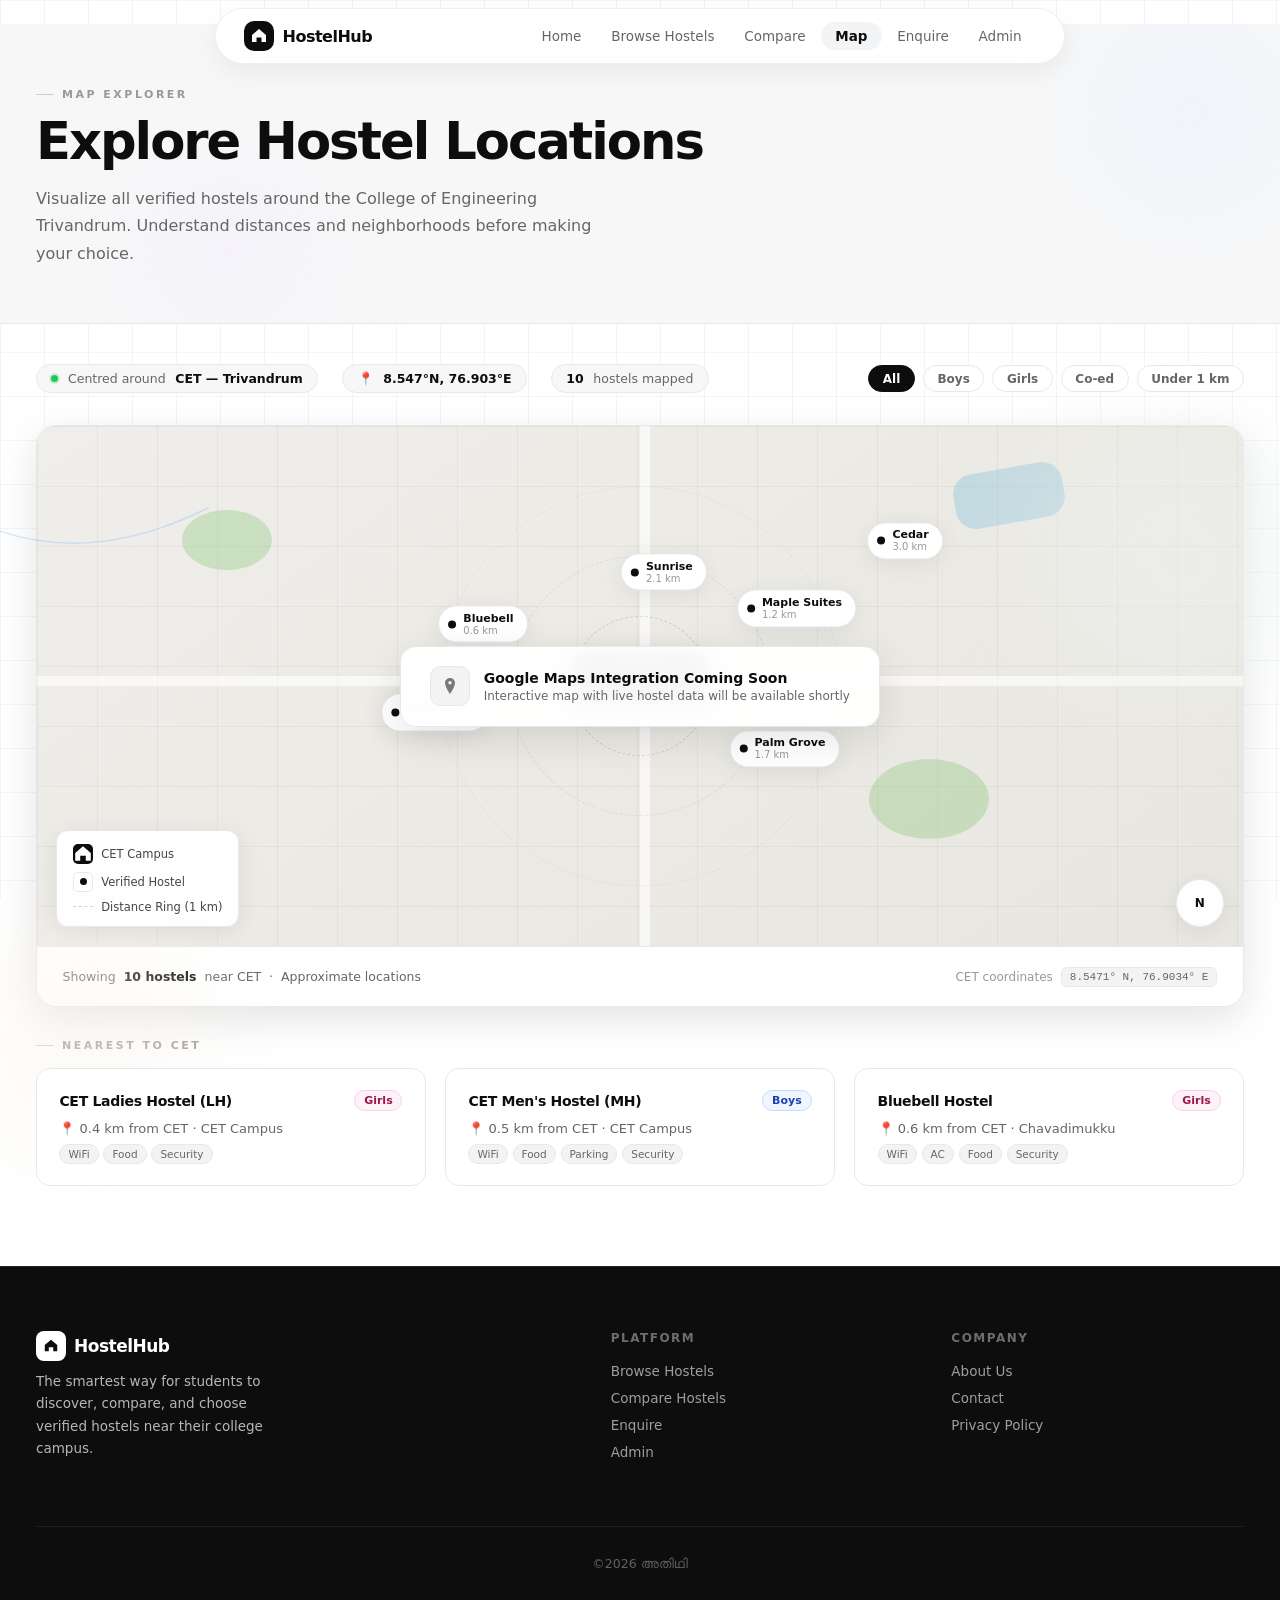
<file: frontend/map.html>
<!DOCTYPE html>
<html lang="en">
<head>
<meta charset="UTF-8">
<meta name="viewport" content="width=device-width, initial-scale=1.0">
<title>Map Explorer — HostelHub</title>
<meta name="description" content="Explore hostel locations around CET on the HostelHub Map Explorer. Visualize distances and neighborhoods at a glance.">
<link rel="preconnect" href="https://fonts.googleapis.com">
<link rel="preconnect" href="https://fonts.gstatic.com" crossorigin>
<link href="https://api.fontshare.com/v2/css?f[]=satoshi@900,700,500,400&display=swap" rel="stylesheet">
<link rel="stylesheet" href="shared.css">
<style>
/* ════ MAP PAGE SPECIFIC ════ */
.map-page{
  position:relative;z-index:5;
  max-width:var(--max);margin:0 auto;
  padding:2.5rem var(--px) 5rem;
  display:flex;flex-direction:column;gap:2rem;
}

/* Info bar above map */
.map-info-bar{
  display:flex;align-items:center;justify-content:space-between;gap:1.5rem;
  flex-wrap:wrap;position:relative;z-index:2;
}
.map-meta{display:flex;align-items:center;gap:1.5rem;flex-wrap:wrap}
.map-meta-chip{
  display:flex;align-items:center;gap:.6rem;
  background:var(--gf7);border:1px solid var(--ge);
  border-radius:20px;padding:.4rem .9rem;
  font-size:12.5px;font-weight:500;color:var(--g6);
}
.map-meta-chip strong{color:var(--black);font-weight:700}
.map-meta-dot{
  width:7px;height:7px;border-radius:50%;flex-shrink:0;
}
.map-meta-dot--green{background:#22c55e;box-shadow:0 0 0 2px rgba(34,197,94,.2)}
.map-meta-dot--amber{background:#f59e0b;box-shadow:0 0 0 2px rgba(245,158,11,.2)}

/* Filter chips for map */
.map-filter-chips{display:flex;gap:.5rem;flex-wrap:wrap}
.map-chip{
  font-size:12px;font-weight:600;padding:.35rem .85rem;
  border-radius:20px;border:1.5px solid var(--ge);
  background:var(--white);color:var(--g6);cursor:pointer;
  transition:border-color .18s,background .18s,color .18s;
  font-family:inherit;
}
.map-chip:hover{border-color:var(--gc);color:var(--black);background:var(--gf3)}
.map-chip.active{border-color:var(--black);background:var(--black);color:var(--white)}

/* ── MAP CONTAINER ── */
.map-container{
  background:var(--gf7);
  border:1px solid var(--ge);
  border-radius:20px;
  overflow:hidden;
  box-shadow:var(--shadow-lg);
  position:relative;
  min-height:520px;
  display:flex;
  flex-direction:column;
}

/* Map placeholder */
.map-placeholder{
  flex:1;
  position:relative;
  background:linear-gradient(145deg,#f0eeea 0%,#e8e6e0 100%);
  overflow:hidden;
  display:flex;align-items:center;justify-content:center;
  min-height:520px;
}

/* Grid overlay suggesting map tiles */
.map-grid{
  position:absolute;inset:0;
  background-image:
    linear-gradient(rgba(0,0,0,0.045) 1px, transparent 1px),
    linear-gradient(90deg, rgba(0,0,0,0.045) 1px, transparent 1px);
  background-size:60px 60px;
}

/* Road-like lines */
.map-road{
  position:absolute;background:rgba(255,255,255,0.65);
}
.map-road.h{left:0;right:0;height:10px;border-radius:0}
.map-road.v{top:0;bottom:0;width:10px}
.map-road.h-sm{height:4px;background:rgba(255,255,255,.4)}
.map-road.v-sm{width:4px;background:rgba(255,255,255,.4)}

/* Green patch */
.map-green{
  position:absolute;border-radius:50%;
  background:rgba(134,199,119,0.35);
}

/* Water */
.map-water{
  position:absolute;border-radius:30px;
  background:rgba(147,197,220,0.45);
}

/* CET building */
.map-cet-pin{
  position:absolute;
  transform:translate(-50%,-50%);
  z-index:10;
  display:flex;flex-direction:column;align-items:center;gap:.3rem;
}
.map-cet-block{
  background:var(--black);
  border-radius:12px;
  padding:.6rem 1.1rem;
  display:flex;flex-direction:column;align-items:center;gap:.15rem;
  box-shadow:0 8px 24px rgba(0,0,0,0.25);
}
.map-cet-label{font-size:12px;font-weight:800;color:var(--white);letter-spacing:-.5px}
.map-cet-sub{font-size:9px;color:rgba(255,255,255,.65);font-weight:500}
.map-cet-tail{
  width:2px;height:12px;background:var(--black);border-radius:2px;
}

/* Distance rings */
.map-ring{
  position:absolute;border-radius:50%;
  border:1px dashed rgba(0,0,0,0.12);
  transform:translate(-50%,-50%);
  pointer-events:none;
}

/* Hostel pin */
.map-hostel-pin{
  position:absolute;
  transform:translate(-50%,-50%);
  z-index:8;
}
.map-hostel-bubble{
  background:var(--white);border:1.5px solid var(--ge);
  border-radius:30px;padding:.35rem .85rem .35rem .55rem;
  box-shadow:var(--shadow);
  display:flex;align-items:center;gap:.45rem;
  cursor:pointer;transition:transform .18s,box-shadow .18s,border-color .18s;
  white-space:nowrap;
}
.map-hostel-bubble:hover{
  transform:translateY(-2px) scale(1.03);
  box-shadow:var(--shadow-lg);border-color:var(--black);
}
.map-hostel-dot{
  width:8px;height:8px;border-radius:50%;background:var(--black);flex-shrink:0;
}
.map-hostel-name{font-size:11px;font-weight:700;color:var(--black)}
.map-hostel-dist{font-size:10px;color:var(--g9)}

/* Legend */
.map-legend{
  position:absolute;bottom:1.2rem;left:1.2rem;z-index:20;
  background:rgba(255,255,255,0.95);border:1px solid var(--ge);
  border-radius:12px;padding:.8rem 1rem;box-shadow:var(--shadow);
  display:flex;flex-direction:column;gap:.5rem;
  backdrop-filter:blur(8px);
}
.map-legend-item{display:flex;align-items:center;gap:.5rem;font-size:11.5px;color:var(--g4);font-weight:500}
.map-legend-icon{
  width:20px;height:20px;border-radius:5px;background:var(--black);
  flex-shrink:0;display:grid;place-items:center;
}
.map-legend-icon.hostel{background:var(--white);border:1.5px solid var(--ge)}
.map-legend-icon .dot{width:7px;height:7px;border-radius:50%;background:var(--black)}
.map-legend-line{width:20px;height:1px;border-top:1px dashed rgba(0,0,0,.18);flex-shrink:0}

/* Compass */
.map-compass{
  position:absolute;bottom:1.2rem;right:1.2rem;z-index:20;
  background:rgba(255,255,255,.95);border:1px solid var(--ge);
  border-radius:50%;width:48px;height:48px;
  display:grid;place-items:center;
  box-shadow:var(--shadow);backdrop-filter:blur(8px);
  font-size:12px;font-weight:800;color:var(--black);
}

/* Coming soon overlay */
.map-coming-soon{
  position:absolute;inset:0;z-index:30;
  display:flex;align-items:center;justify-content:center;
  background:rgba(255,255,255,0.0);
  pointer-events:none;
}
.map-coming-soon-badge{
  background:rgba(255,255,255,0.96);border:1px solid var(--ge);
  border-radius:16px;padding:1.2rem 1.8rem;
  box-shadow:var(--shadow-lg);
  display:flex;align-items:center;gap:.85rem;
  backdrop-filter:blur(12px);
  pointer-events:auto;
}
.map-coming-soon-icon{
  width:40px;height:40px;background:var(--gf3);border:1px solid var(--ge);
  border-radius:10px;display:grid;place-items:center;flex-shrink:0;
}
.map-coming-soon-icon svg{width:20px;height:20px;opacity:.5}
.map-coming-soon-text{display:flex;flex-direction:column;gap:.2rem}
.map-coming-soon-title{font-size:14px;font-weight:700;color:var(--black)}
.map-coming-soon-sub{font-size:12px;color:var(--g6)}

/* Bottom info strip */
.map-bottom{
  padding:1.2rem 1.6rem;
  border-top:1px solid var(--ge);
  background:var(--white);
  display:flex;align-items:center;justify-content:space-between;gap:1rem;
  flex-wrap:wrap;
}
.map-bottom-info{font-size:12.5px;color:var(--g6);display:flex;align-items:center;gap:.5rem}
.map-bottom-info strong{color:var(--black);font-weight:700}
.map-bottom-cet{
  display:flex;align-items:center;gap:.5rem;
  font-size:12px;color:var(--g9);
}
.map-bottom-cet-coord{
  font-size:11px;font-family:monospace;
  background:var(--gf3);border:1px solid var(--ge);
  border-radius:6px;padding:.2rem .5rem;color:var(--g6);
}

/* Nearby info strip */
.nearby-strip{
  display:grid;grid-template-columns:repeat(3,1fr);gap:1.2rem;
  position:relative;z-index:2;
}
.nearby-card{
  background:var(--white);border:1px solid var(--ge);
  border-radius:var(--radius);padding:1.3rem 1.4rem;
  transition:transform .22s,box-shadow .22s;
}
.nearby-card:hover{transform:translateY(-3px);box-shadow:var(--shadow-lg)}
.nearby-card__header{
  display:flex;align-items:center;justify-content:space-between;
  margin-bottom:.6rem;
}
.nearby-card__title{font-size:14px;font-weight:700;letter-spacing:-.3px}
.nearby-card__badge{
  font-size:11px;font-weight:600;padding:.2rem .55rem;
  border-radius:20px;background:var(--gf3);border:1px solid var(--ge);color:var(--g6);
}
.nearby-card__dist{font-size:13px;color:var(--g6);margin-bottom:.5rem}
.nearby-card__tags{display:flex;flex-wrap:wrap;gap:.3rem}
.nearby-tag{
  font-size:10.5px;font-weight:500;background:var(--gf3);border:1px solid var(--ge);
  color:var(--g6);padding:.18rem .5rem;border-radius:20px;
}

/* Section heading */
.section-mini-label{
  font-size:11px;font-weight:700;letter-spacing:2.5px;color:var(--g9);
  text-transform:uppercase;display:flex;align-items:center;gap:8px;
  margin-bottom:1rem;
}
.section-mini-label::before{
  content:'';display:block;width:18px;height:1.5px;
  background:var(--gc);border-radius:2px;
}

/* Responsive */
@media(max-width:860px){
  .map-placeholder{min-height:380px}
  .nearby-strip{grid-template-columns:1fr 1fr}
  .map-info-bar{flex-direction:column;align-items:flex-start}
}
@media(max-width:600px){
  .map-page{padding:1.5rem var(--px) 4rem}
  .map-placeholder{min-height:300px}
  .nearby-strip{grid-template-columns:1fr}
  .map-hostel-bubble{display:none}
  .map-meta{gap:.6rem}
}
/* Styling for mobile screens (under 768px width) */
@media (max-width: 768px) {
  .nav__ham {
    display: flex; /* Show the 3 bars */
  }
  
  .nav__links {
    position: fixed;
    top: 0;
    right: 320px; /* Hidden off-screen to the right by default */
    width: 280px;
    height: 100vh;
    background: #ffffff; /* Or var(--white) */
    box-shadow: -10px 0 30px rgba(0, 0, 0, 0.05);
    flex-direction: column;
    padding: 6rem 2.5rem;
    gap: 1.5rem;
    transition: right 0.3s cubic-bezier(0.16, 1, 0.3, 1);
    z-index: 105;
  }

  /* When the 'open' class is added via JavaScript, slide the menu in */
  .nav__links.open {
    right: 0;
  }

  /* Animate the 3 bars into an 'X' shape when open */
  .nav__ham.open span:nth-child(1) {
    transform: translateY(7px) rotate(45deg);
  }
  .nav__ham.open span:nth-child(2) {
    opacity: 0;
  }
  .nav__ham.open span:nth-child(3) {
    transform: translateY(-7px) rotate(-45deg);
  }
}
/* ══════════ MOBILE RESPONSIVE NAV ══════════ */
@media (max-width: 768px) {
  /* Hide the desktop horizontal link styling and configure the vertical drawer */
  .nav__links {
    display: flex;
    flex-direction: column; /* Stack links vertically */
    position: fixed;
    top: 0;
    right: -100%; /* Hidden off-screen to the right by default */
    width: 280px; /* Drawer width */
    height: 100vh; /* Full viewport height */
    background: #ffffff; /* Solid white background for drawer */
    box-shadow: -10px 0 30px rgba(0, 0, 0, 0.05); /* Soft shadow on the left edge */
    padding: 6rem 2.5rem; /* Space at the top so the close button is clear */
    gap: 1.8rem; /* Vertical space between each link */
    transition: right 0.3s cubic-bezier(0.16, 1, 0.3, 1); /* Smooth slide animation */
    z-index: 105;
  }

  /* When the JavaScript adds the "open" class, slide it into view */
  .nav__links.open {
    right: 0;
  }

  /* Style the links inside the mobile drawer */
  .nav__links li {
    list-style: none;
    width: 100%;
  }

  .nav__links a {
    display: block;
    font-size: 18px; /* Slightly larger text for easy tapping on mobile */
    font-weight: 600;
    color: #71717a; /* Muted grey */
    text-decoration: none;
    padding: 8px 0;
    border-bottom: 1px solid #f4f4f5; /* Subtle separation line */
    transition: color 0.2s, padding-left 0.2s;
  }

  /* Hover and active states for links inside the drawer */
  .nav__links a:hover,
  .nav__links a.active {
    color: #0d0d0d; /* Black */
    padding-left: 6px; /* Tiny slide-in effect on hover */
  }

  /* Ensure the hamburger button stays on top of the menu */
  .nav__ham {
    display: flex;
    position: relative;
    z-index: 110;
  }
}
</style>
</head>
<body>

<!-- ══════════ NAV ══════════ -->
<header class="nav">
  <div class="nav__inner">
    <a class="nav__logo" href="hosteltxt.html">
      <div class="nav__logo-mark">
        <svg viewBox="0 0 18 18" fill="none"><path d="M2 15V8L9 2L16 8V15H11.5V10.5H6.5V15H2Z" fill="white"/></svg>
      </div>
      <span class="nav__logo-name">HostelHub</span>
    </a>
    <ul class="nav__links">
      <li><a href="hosteltxt.html">Home</a></li>
      <li><a href="browse.html">Browse Hostels</a></li>
      <li><a href="compare.html">Compare</a></li>
      <li><a href="map.html"class="active">Map</a></li>
      <li><a href="enquire.html">Enquire</a></li>
      <li><a href="admin-login.html">Admin</a></li>
    </ul>
    <button class="nav__ham" aria-label="Menu"><span></span><span></span><span></span></button>
  </div>
</header>

<!-- ══════════ PAGE HERO ══════════ -->
<div class="page-hero" style="position:relative; overflow:hidden;">
  <div class="dec-shape dec-shape--blue" style="top:-20px; right:-20px; width:220px; height:220px; opacity:0.6;"></div>
  <div class="dec-shape dec-shape--lavender" style="bottom:-30px; left:10%; width:200px; height:200px; opacity:0.5;"></div>

  <div class="page-hero__inner" style="position:relative; z-index:2;">
    <p class="page-hero__label">Map Explorer</p>
    <h1 class="page-hero__h1">Explore Hostel Locations</h1>
    <p class="page-hero__sub">Visualize all verified hostels around the College of Engineering Trivandrum. Understand distances and neighborhoods before making your choice.</p>
  </div>
</div>

<!-- ══════════ MAP CONTENT ══════════ -->
<div class="map-page">

  <!-- Pastel shape decorations -->
  <div class="dec-shape dec-shape--beige" style="bottom:10%; left:-5%; width:250px; height:250px; opacity:0.4;"></div>
  <div class="dec-shape dec-shape--sage" style="top:10%; right:-5%; width:280px; height:280px; opacity:0.4;"></div>

  <svg class="scribble-svg" style="top:18%; left:-5%; width:260px; height:90px; opacity:0.7" viewBox="0 0 260 90">
    <path class="scribble-path accent-blue" d="M10,25 Q120,80 250,15" />
  </svg>

  <!-- Info bar -->
  <div class="map-info-bar reveal">
    <div class="map-meta">
      <div class="map-meta-chip">
        <span class="map-meta-dot map-meta-dot--green"></span>
        Centred around <strong>CET — Trivandrum</strong>
      </div>
      <div class="map-meta-chip">
        📍 <strong>8.547°N, 76.903°E</strong>
      </div>
      <div class="map-meta-chip">
        <strong>10</strong> hostels mapped
      </div>
    </div>
    <div class="map-filter-chips">
      <button class="map-chip active" onclick="setChip(this)">All</button>
      <button class="map-chip" onclick="setChip(this)">Boys</button>
      <button class="map-chip" onclick="setChip(this)">Girls</button>
      <button class="map-chip" onclick="setChip(this)">Co-ed</button>
      <button class="map-chip" onclick="setChip(this)">Under 1 km</button>
    </div>
  </div>

  <!-- Map Container -->
  <div class="map-container reveal">
    <div class="map-placeholder">
      <!-- Background grid -->
      <div class="map-grid"></div>

      <!-- Roads -->
      <div class="map-road h" style="top:48%;"></div>
      <div class="map-road v" style="left:50%;"></div>
      <div class="map-road h-sm" style="top:25%"></div>
      <div class="map-road h-sm" style="top:73%"></div>
      <div class="map-road v-sm" style="left:27%"></div>
      <div class="map-road v-sm" style="left:75%"></div>

      <!-- Green areas -->
      <div class="map-green" style="width:120px;height:80px;top:64%;left:69%"></div>
      <div class="map-green" style="width:90px;height:60px;top:16%;left:12%"></div>

      <!-- Water -->
      <div class="map-water" style="width:110px;height:55px;top:8%;left:76%;border-radius:20px;transform:rotate(-10deg)"></div>

      <!-- Distance rings (centred at CET: 50%, 50%) -->
      <div class="map-ring" style="width:140px;height:140px;top:50%;left:50%"></div>
      <div class="map-ring" style="width:260px;height:260px;top:50%;left:50%;opacity:.7"></div>
      <div class="map-ring" style="width:400px;height:400px;top:50%;left:50%;opacity:.4"></div>

      <!-- CET Pin -->
      <div class="map-cet-pin" style="top:50%;left:50%">
        <div class="map-cet-block">
          <span class="map-cet-label">CET</span>
          <span class="map-cet-sub">College of Engineering</span>
        </div>
        <div class="map-cet-tail"></div>
      </div>

      <!-- Hostel Pins -->
      <div class="map-hostel-pin" style="top:38%;left:37%">
        <div class="map-hostel-bubble" title="Bluebell Hostel — 0.6 km">
          <div class="map-hostel-dot"></div>
          <div>
            <div class="map-hostel-name">Bluebell</div>
            <div class="map-hostel-dist">0.6 km</div>
          </div>
        </div>
      </div>
      <div class="map-hostel-pin" style="top:55%;left:33%">
        <div class="map-hostel-bubble" title="Green Residency — 0.8 km">
          <div class="map-hostel-dot"></div>
          <div>
            <div class="map-hostel-name">Green Res.</div>
            <div class="map-hostel-dist">0.8 km</div>
          </div>
        </div>
      </div>
      <div class="map-hostel-pin" style="top:35%;left:63%">
        <div class="map-hostel-bubble" title="Maple Suites — 1.2 km">
          <div class="map-hostel-dot"></div>
          <div>
            <div class="map-hostel-name">Maple Suites</div>
            <div class="map-hostel-dist">1.2 km</div>
          </div>
        </div>
      </div>
      <div class="map-hostel-pin" style="top:62%;left:62%">
        <div class="map-hostel-bubble" title="Palm Grove — 1.7 km">
          <div class="map-hostel-dot"></div>
          <div>
            <div class="map-hostel-name">Palm Grove</div>
            <div class="map-hostel-dist">1.7 km</div>
          </div>
        </div>
      </div>
      <div class="map-hostel-pin" style="top:28%;left:52%">
        <div class="map-hostel-bubble" title="Sunrise Lodge — 2.1 km">
          <div class="map-hostel-dot"></div>
          <div>
            <div class="map-hostel-name">Sunrise</div>
            <div class="map-hostel-dist">2.1 km</div>
          </div>
        </div>
      </div>
      <div class="map-hostel-pin" style="top:22%;left:72%">
        <div class="map-hostel-bubble" title="Cedar Heights — 3.0 km">
          <div class="map-hostel-dot"></div>
          <div>
            <div class="map-hostel-name">Cedar</div>
            <div class="map-hostel-dist">3.0 km</div>
          </div>
        </div>
      </div>

      <!-- Legend -->
      <div class="map-legend">
        <div class="map-legend-item">
          <div class="map-legend-icon" style="border-radius:5px"><svg viewBox="0 0 18 18" fill="none"><path d="M2 15V8L9 2L16 8V15H11.5V10.5H6.5V15H2Z" fill="white"/></svg></div>
          CET Campus
        </div>
        <div class="map-legend-item">
          <div class="map-legend-icon hostel"><div class="dot"></div></div>
          Verified Hostel
        </div>
        <div class="map-legend-item">
          <div class="map-legend-line"></div>
          Distance Ring (1 km)
        </div>
      </div>

      <!-- Compass -->
      <div class="map-compass">N</div>

      <!-- Coming soon overlay badge -->
      <div class="map-coming-soon">
        <div class="map-coming-soon-badge">
          <div class="map-coming-soon-icon">
            <svg viewBox="0 0 20 20" fill="none"><path d="M10 2C7.24 2 5 4.24 5 7c0 3.75 5 11 5 11s5-7.25 5-11c0-2.76-2.24-5-5-5zm0 6.5A1.5 1.5 0 1 1 10 5a1.5 1.5 0 0 1 0 3.5z" fill="#000"/></svg>
          </div>
          <div class="map-coming-soon-text">
            <div class="map-coming-soon-title">Google Maps Integration Coming Soon</div>
            <div class="map-coming-soon-sub">Interactive map with live hostel data will be available shortly</div>
          </div>
        </div>
      </div>

    </div>

    <!-- Map bottom strip -->
    <div class="map-bottom">
      <div class="map-bottom-info">
        Showing <strong>10 hostels</strong> near CET &nbsp;·&nbsp; Approximate locations
      </div>
      <div class="map-bottom-cet">
        <span>CET coordinates</span>
        <span class="map-bottom-cet-coord">8.5471° N, 76.9034° E</span>
      </div>
    </div>
  </div>

  <!-- Nearby hostels strip -->
  <div>
    <div class="section-mini-label reveal">Nearest to CET</div>
    <div class="nearby-strip">
      <div class="nearby-card reveal">
        <div class="nearby-card__header">
          <div class="nearby-card__title">CET Ladies Hostel (LH)</div>
          <span class="nearby-card__badge" style="background:#fdf2f8;color:#9d174d;border-color:#fbcfe8">Girls</span>
        </div>
        <div class="nearby-card__dist">📍 0.4 km from CET · CET Campus</div>
        <div class="nearby-card__tags">
          <span class="nearby-tag">WiFi</span>
          <span class="nearby-tag">Food</span>
          <span class="nearby-tag">Security</span>
        </div>
      </div>
      <div class="nearby-card reveal">
        <div class="nearby-card__header">
          <div class="nearby-card__title">CET Men's Hostel (MH)</div>
          <span class="nearby-card__badge" style="background:#eff6ff;color:#1e40af;border-color:#bfdbfe">Boys</span>
        </div>
        <div class="nearby-card__dist">📍 0.5 km from CET · CET Campus</div>
        <div class="nearby-card__tags">
          <span class="nearby-tag">WiFi</span>
          <span class="nearby-tag">Food</span>
          <span class="nearby-tag">Parking</span>
          <span class="nearby-tag">Security</span>
        </div>
      </div>
      <div class="nearby-card reveal">
        <div class="nearby-card__header">
          <div class="nearby-card__title">Bluebell Hostel</div>
          <span class="nearby-card__badge" style="background:#fdf2f8;color:#9d174d;border-color:#fbcfe8">Girls</span>
        </div>
        <div class="nearby-card__dist">📍 0.6 km from CET · Chavadimukku</div>
        <div class="nearby-card__tags">
          <span class="nearby-tag">WiFi</span>
          <span class="nearby-tag">AC</span>
          <span class="nearby-tag">Food</span>
          <span class="nearby-tag">Security</span>
        </div>
      </div>
    </div>
  </div>

</div>

<!-- ══════════ FOOTER ══════════ -->

  <footer class="footer">
  <div class="footer__inner">
    <div class="footer__top">
      <div>
        <div class="footer__brand-name">
          <div class="footer__brand-mark"><svg viewBox="0 0 18 18" fill="none"><path d="M2 15V8L9 2L16 8V15H11.5V10.5H6.5V15H2Z" fill="#0d0d0d"/></svg></div>
          HostelHub
        </div>
        <p class="footer__desc">The smartest way for students to discover, compare, and choose verified hostels near their college campus.</p>
        
      </div>
      <div>
        <div class="footer__col-title">Platform</div>
        <ul class="footer__links">
          <li><a href="browse.html">Browse Hostels</a></li>
          <li><a href="compare.html">Compare Hostels</a></li>
          <li><a href="enquire.html">Enquire</a></li>
          <li><a href="admin-login.html">Admin</a></li>
          
        </ul>
      </div>
      <div>
        <div class="footer__col-title">Company</div>
        <ul class="footer__links">
          <li><a href="aboutus.html">About Us</a></li>
          <li><a href="#contact">Contact</a></li>
          <li><a href="privacy.html">Privacy Policy</a></li>
        </ul>
      </div>
    </div>
     <div class="footer__bottom">
      <span class="footer__copy">©2026 അതിഥി</span>
      
    </div>
  </div>
</footer>

<script>
function setChip(el){
  document.querySelectorAll('.map-chip').forEach(c => c.classList.remove('active'));
  el.classList.add('active');
}

const revealEls = document.querySelectorAll('.reveal');
if(revealEls.length){
  const io = new IntersectionObserver((entries)=>{
    entries.forEach(e => { if(e.isIntersecting){ e.target.classList.add('visible'); io.unobserve(e.target); }});
  },{threshold:0.12});
  revealEls.forEach(el => io.observe(el));
}
  // Select the hamburger button and the links menu
  const navHam = document.querySelector('.nav__ham');
  const navLinks = document.querySelector('.nav__links');

  if (navHam && navLinks) {
    navHam.addEventListener('click', () => {
      // Toggle the 'open' class on both elements when clicked
      navHam.classList.toggle('open');
      navLinks.classList.toggle('open');
    });
  }
</script>

</body>
</html>
</file>
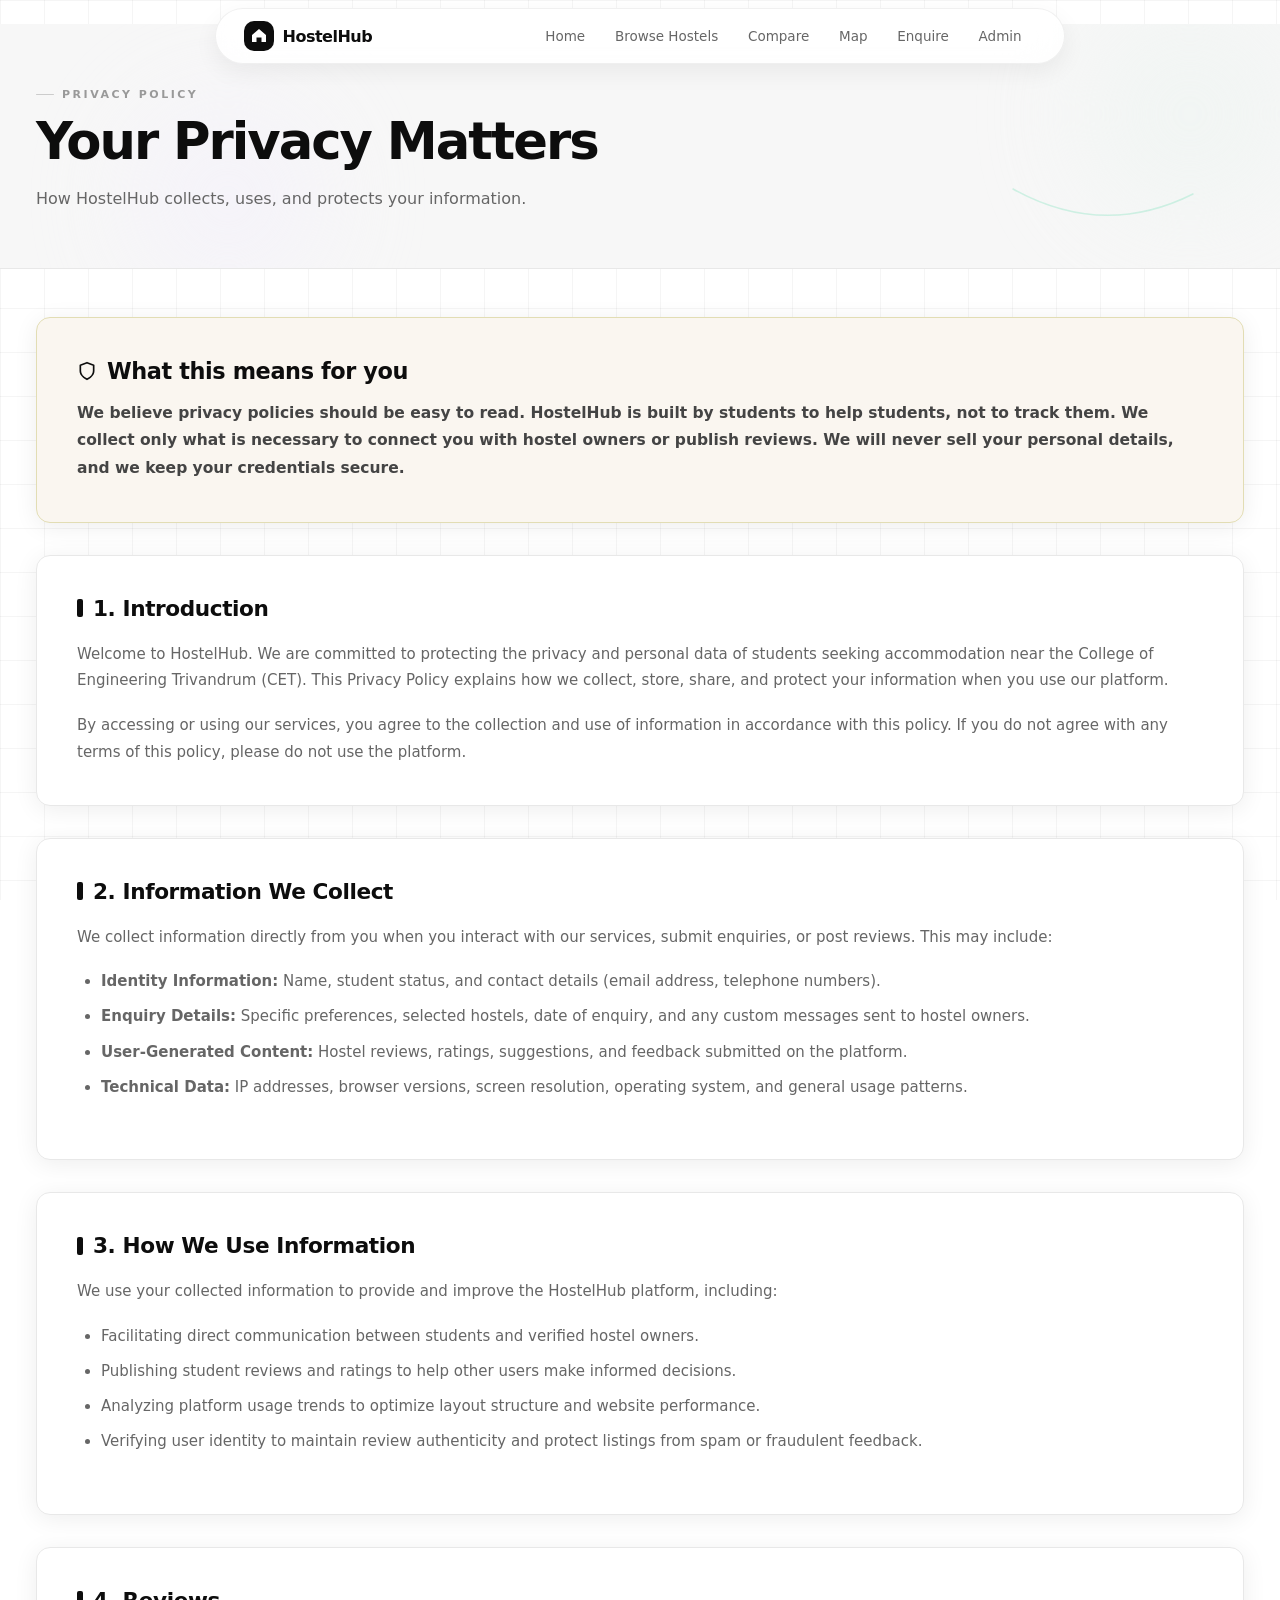
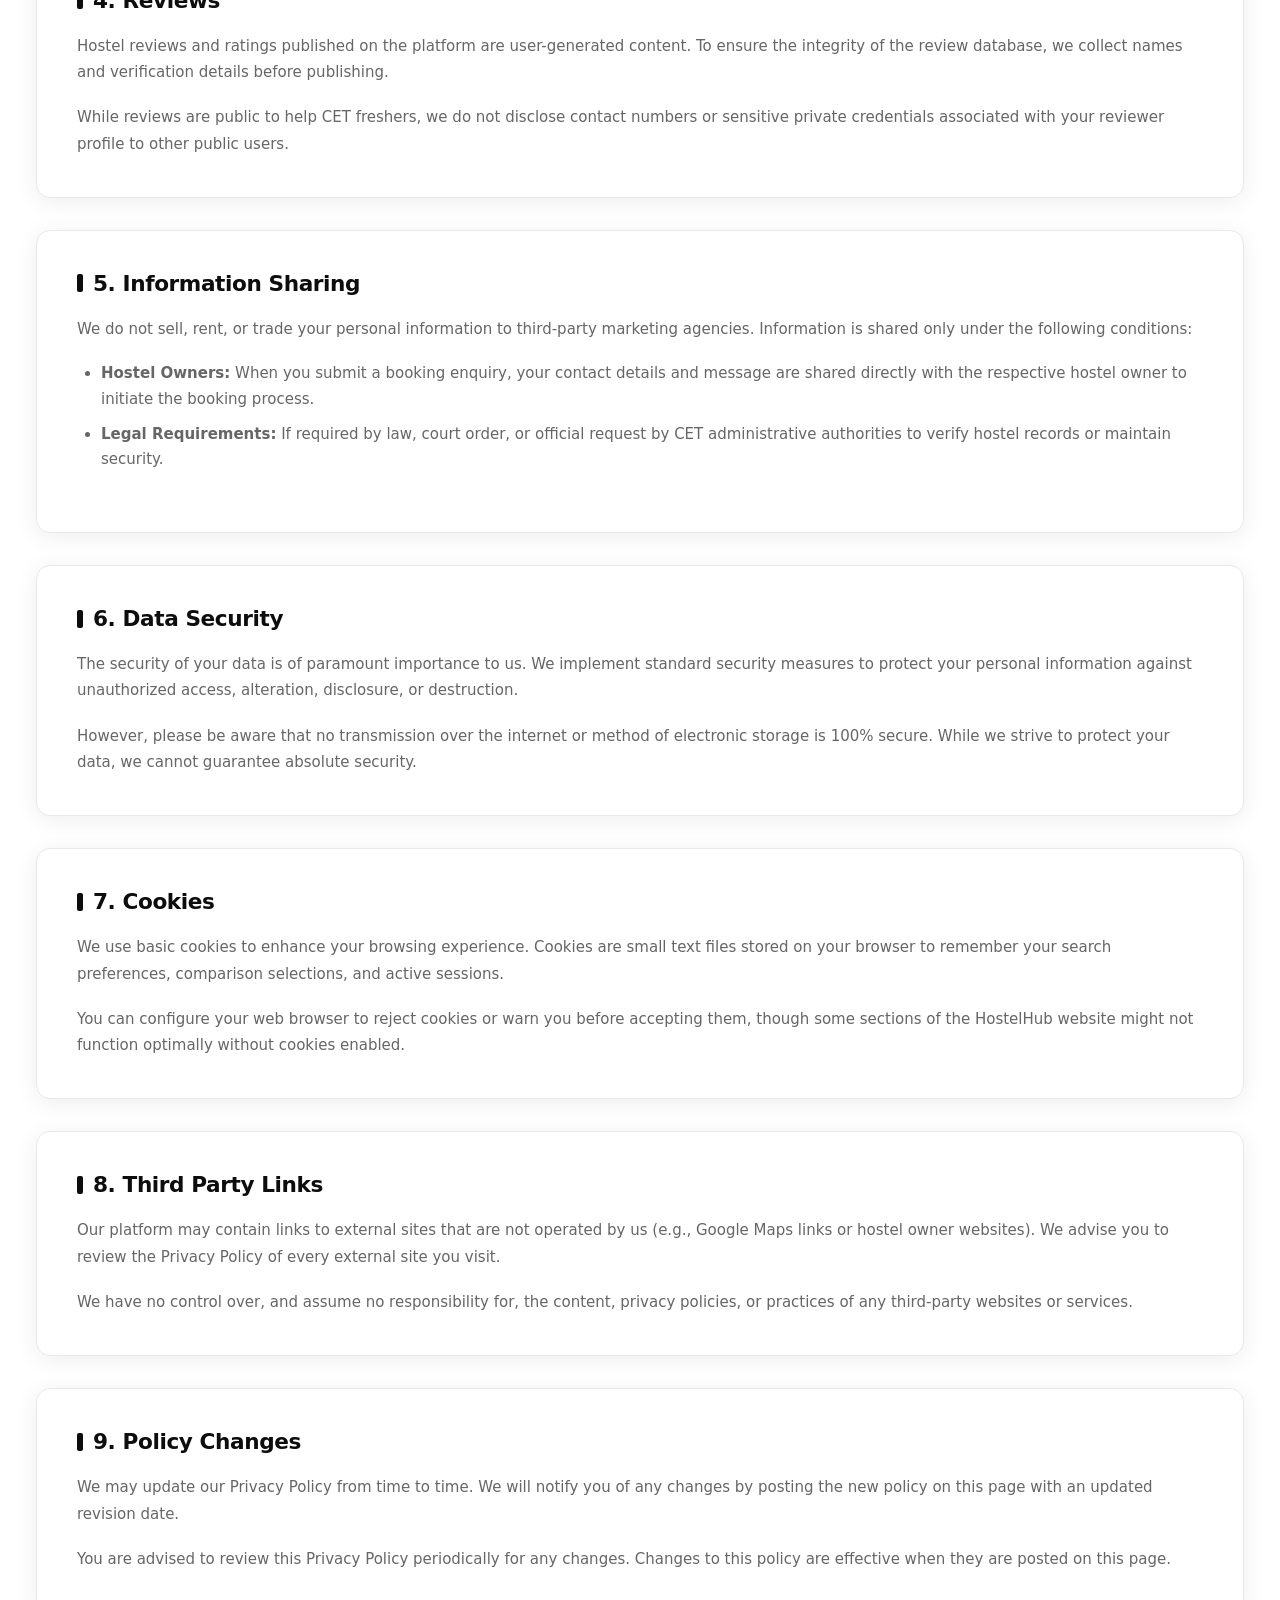
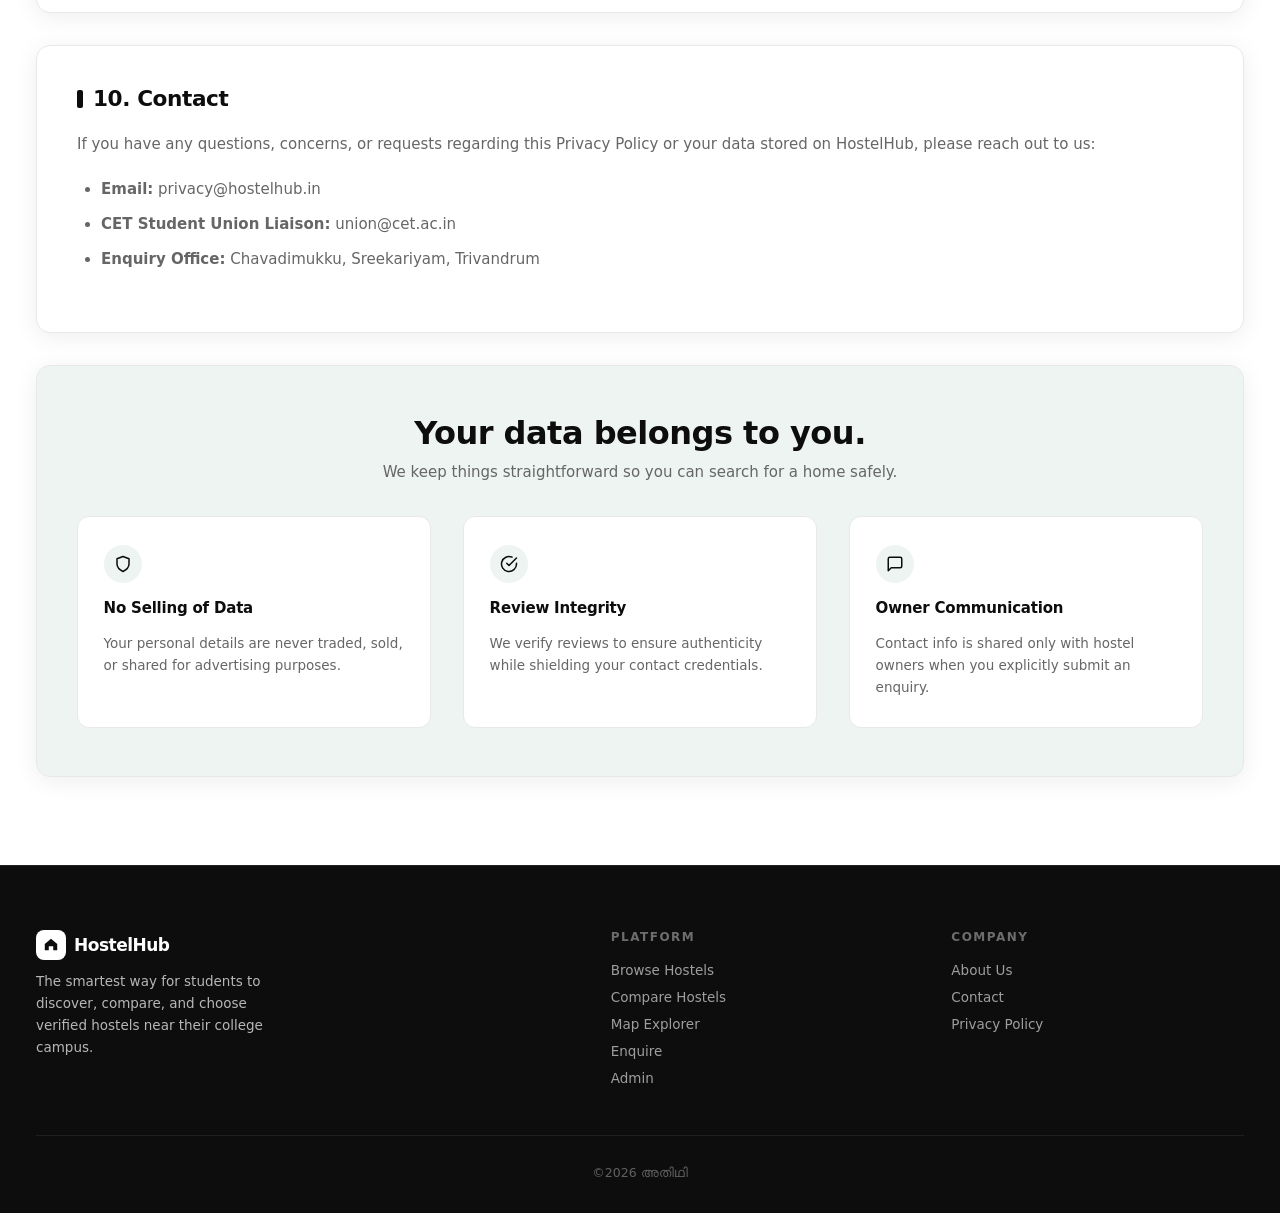
<file: frontend/privacy.html>
<!DOCTYPE html>
<html lang="en">
<head>
<meta charset="UTF-8">
<meta name="viewport" content="width=device-width, initial-scale=1.0">
<title>Privacy Policy — HostelHub</title>
<meta name="description" content="Read our privacy policy to understand how HostelHub collect, use, store, and protect student information.">
<link rel="preconnect" href="https://fonts.googleapis.com">
<link rel="preconnect" href="https://fonts.gstatic.com" crossorigin>
<link href="https://api.fontshare.com/v2/css?f[]=satoshi@900,700,500,400&display=swap" rel="stylesheet">
<link rel="stylesheet" href="shared.css">
<style>
  /* Page-specific styling for Privacy Policy */
  .privacy-container {
    max-width: var(--max);
    margin: 0 auto;
    padding: 3rem var(--px) 5.5rem;
    display: flex;
    flex-direction: column;
    gap: 2rem;
    position: relative;
    z-index: 5;
  }

  /* Shared card styles */
  .privacy-card {
    background: var(--white);
    border: 1px solid var(--ge);
    border-radius: var(--radius);
    padding: 2.5rem;
    box-shadow: var(--shadow);
    transition: transform 0.22s, box-shadow 0.22s, border-color 0.22s;
  }
  .privacy-card:hover {
    transform: translateY(-2px);
    box-shadow: var(--shadow-lg);
  }

  /* Title and typography within cards */
  .privacy-card__h2 {
    font-size: 1.35rem;
    font-weight: 800;
    color: var(--black);
    margin-bottom: 1.25rem;
    letter-spacing: -0.4px;
    display: flex;
    align-items: center;
    gap: 10px;
  }
  .privacy-card__h2::before {
    content: '';
    display: block;
    width: 6px;
    height: 18px;
    background: var(--black);
    border-radius: 2px;
  }
  .privacy-card__p {
    font-size: 15px;
    color: var(--g6);
    line-height: 1.75;
    font-weight: 500;
    margin-bottom: 1.2rem;
  }
  .privacy-card__p:last-child {
    margin-bottom: 0;
  }

  /* List items */
  .privacy-card__list {
    margin-bottom: 1.2rem;
    padding-left: 1.5rem;
  }
  .privacy-card__list li {
    font-size: 15px;
    color: var(--g6);
    line-height: 1.7;
    margin-bottom: 0.6rem;
    font-weight: 500;
  }
  .privacy-card__list li:last-child {
    margin-bottom: 0;
  }

  /* Summary Card styling */
  .summary-card {
    background: var(--pastel-beige);
    border: 1.5px solid var(--warm);
  }
  .summary-card__h2 {
    font-size: 1.4rem;
    font-weight: 800;
    color: var(--black);
    margin-bottom: 1rem;
    letter-spacing: -0.4px;
    display: flex;
    align-items: center;
    gap: 10px;
  }
  .summary-card__h2 svg {
    width: 20px;
    height: 20px;
    fill: none;
    stroke: var(--black);
    stroke-width: 2;
    stroke-linecap: round;
    stroke-linejoin: round;
  }
  .summary-card__p {
    font-size: 15.5px;
    color: var(--g4);
    line-height: 1.75;
    font-weight: 600;
  }

  /* Trust indicators section */
  .trust-section {
    background: var(--pastel-sage);
    border: 1.5px solid var(--ge);
    border-radius: var(--radius);
    padding: 3rem 2.5rem;
    box-shadow: var(--shadow);
    display: flex;
    flex-direction: column;
    gap: 2rem;
  }
  .trust-section__header {
    text-align: center;
    max-width: 600px;
    margin: 0 auto;
  }
  .trust-section__h2 {
    font-size: clamp(1.6rem, 2.5vw, 2.1rem);
    font-weight: 900;
    letter-spacing: -0.5px;
    color: var(--black);
    margin-bottom: 0.5rem;
  }
  .trust-section__p {
    font-size: 15px;
    color: var(--g6);
    line-height: 1.6;
  }
  .trust-grid {
    display: grid;
    grid-template-columns: repeat(3, 1fr);
    gap: 2rem;
  }
  .trust-card-mini {
    background: var(--white);
    border: 1px solid var(--ge);
    border-radius: 12px;
    padding: 1.8rem 1.6rem;
    display: flex;
    flex-direction: column;
    gap: 1rem;
    align-items: flex-start;
  }
  .trust-card-mini__icon {
    width: 38px;
    height: 38px;
    border-radius: 50%;
    background: var(--pastel-sage);
    display: grid;
    place-items: center;
  }
  .trust-card-mini__icon svg {
    width: 18px;
    height: 18px;
    stroke: var(--black);
    stroke-width: 2;
    fill: none;
    stroke-linecap: round;
    stroke-linejoin: round;
  }
  .trust-card-mini__h3 {
    font-size: 15px;
    font-weight: 800;
    color: var(--black);
    letter-spacing: -0.2px;
  }
  .trust-card-mini__p {
    font-size: 13.5px;
    color: var(--g6);
    line-height: 1.6;
    font-weight: 500;
  }

  /* Navigation drawer styling for mobile viewports */
  @media (max-width: 768px) {
    .nav__ham {
      display: flex;
    }
    
    .nav__links {
      display: flex;
      flex-direction: column;
      position: fixed;
      top: 0;
      right: -100%;
      width: 280px;
      height: 100vh;
      background: #ffffff;
      box-shadow: -10px 0 30px rgba(0, 0, 0, 0.05);
      padding: 6rem 2.5rem;
      gap: 1.8rem;
      transition: right 0.3s cubic-bezier(0.16, 1, 0.3, 1);
      z-index: 105;
    }

    .nav__links.open {
      right: 0;
    }

    .nav__links li {
      list-style: none;
    }

    .nav__links li a {
      display: block;
      font-size: 15.5px !important;
      font-weight: 600 !important;
      color: var(--black) !important;
      padding: 0.5rem 0;
      transition: color 0.18s;
    }

    .nav__ham span {
      transition: transform 0.3s, opacity 0.3s;
    }

    .nav__ham.open span:nth-child(1) {
      transform: translateY(7px) rotate(45deg);
    }
    .nav__ham.open span:nth-child(2) {
      opacity: 0;
    }
    .nav__ham.open span:nth-child(3) {
      transform: translateY(-7px) rotate(-45deg);
    }
  }

  @media(max-width: 960px) {
    .trust-grid {
      grid-template-columns: 1fr;
      gap: 1.25rem;
    }
  }

  @media(max-width: 768px) {
    .privacy-container {
      padding: 2.5rem var(--px) 4.5rem;
      gap: 1.5rem;
    }
    .privacy-card {
      padding: 2rem 1.5rem;
    }
    .trust-section {
      padding: 2.2rem 1.8rem;
    }
  }
</style>
</head>
<body>

<!-- ══════════ NAV ══════════ -->
<header class="nav">
  <div class="nav__inner">
    <a class="nav__logo" href="hosteltxt.html">
      <div class="nav__logo-mark">
        <svg viewBox="0 0 18 18" fill="none"><path d="M2 15V8L9 2L16 8V15H11.5V10.5H6.5V15H2Z" fill="white"/></svg>
      </div>
      <span class="nav__logo-name">HostelHub</span>
    </a>
    <ul class="nav__links">
      <li><a href="hosteltxt.html">Home</a></li>
      <li><a href="browse.html">Browse Hostels</a></li>
      <li><a href="compare.html">Compare</a></li>
      <li><a href="map.html">Map</a></li>
      <li><a href="enquire.html">Enquire</a></li>
      <li><a href="admin-login.html">Admin</a></li>
    </ul>
    <button class="nav__ham" aria-label="Menu"><span></span><span></span><span></span></button>
  </div>
</header>

<!-- ══════════ PAGE HERO ══════════ -->
<div class="page-hero" style="position:relative; overflow:hidden;">
  <div class="dec-shape dec-shape--sage" style="top:-20px; right:-20px; width:220px; height:220px; opacity:0.55;"></div>
  <div class="dec-shape dec-shape--lavender" style="bottom:-30px; left:10%; width:200px; height:200px; opacity:0.45;"></div>
  <svg class="scribble-svg" style="bottom:10%; right:6%; width:200px; height:70px; opacity:0.6" viewBox="0 0 200 70">
    <path class="scribble-path accent-sage" d="M10,15 Q100,65 190,20" />
  </svg>
  <div class="page-hero__inner" style="position:relative; z-index:2;">
    <p class="page-hero__label">Privacy Policy</p>
    <h1 class="page-hero__h1">Your Privacy Matters</h1>
    <p class="page-hero__sub">How HostelHub collects, uses, and protects your information.</p>
  </div>
</div>

<!-- ══════════ PRIVACY CONTENT ══════════ -->
<div class="privacy-container">

  <!-- Quick Summary Card -->
  <div class="privacy-card summary-card">
    <h2 class="summary-card__h2">
      <svg viewBox="0 0 24 24"><path d="M12 22s8-4 8-10V5l-8-3-8 3v7c0 6 8 10 8 10z"/></svg>
      What this means for you
    </h2>
    <p class="summary-card__p">
      We believe privacy policies should be easy to read. HostelHub is built by students to help students, not to track them. We collect only what is necessary to connect you with hostel owners or publish reviews. We will never sell your personal details, and we keep your credentials secure.
    </p>
  </div>

  <!-- Introduction -->
  <div class="privacy-card">
    <h2 class="privacy-card__h2">1. Introduction</h2>
    <p class="privacy-card__p">
      Welcome to HostelHub. We are committed to protecting the privacy and personal data of students seeking accommodation near the College of Engineering Trivandrum (CET). This Privacy Policy explains how we collect, store, share, and protect your information when you use our platform.
    </p>
    <p class="privacy-card__p">
      By accessing or using our services, you agree to the collection and use of information in accordance with this policy. If you do not agree with any terms of this policy, please do not use the platform.
    </p>
  </div>

  <!-- Information We Collect -->
  <div class="privacy-card">
    <h2 class="privacy-card__h2">2. Information We Collect</h2>
    <p class="privacy-card__p">
      We collect information directly from you when you interact with our services, submit enquiries, or post reviews. This may include:
    </p>
    <ul class="privacy-card__list">
      <li><strong>Identity Information:</strong> Name, student status, and contact details (email address, telephone numbers).</li>
      <li><strong>Enquiry Details:</strong> Specific preferences, selected hostels, date of enquiry, and any custom messages sent to hostel owners.</li>
      <li><strong>User-Generated Content:</strong> Hostel reviews, ratings, suggestions, and feedback submitted on the platform.</li>
      <li><strong>Technical Data:</strong> IP addresses, browser versions, screen resolution, operating system, and general usage patterns.</li>
    </ul>
  </div>

  <!-- How We Use Information -->
  <div class="privacy-card">
    <h2 class="privacy-card__h2">3. How We Use Information</h2>
    <p class="privacy-card__p">
      We use your collected information to provide and improve the HostelHub platform, including:
    </p>
    <ul class="privacy-card__list">
      <li>Facilitating direct communication between students and verified hostel owners.</li>
      <li>Publishing student reviews and ratings to help other users make informed decisions.</li>
      <li>Analyzing platform usage trends to optimize layout structure and website performance.</li>
      <li>Verifying user identity to maintain review authenticity and protect listings from spam or fraudulent feedback.</li>
    </ul>
  </div>

  <!-- Reviews -->
  <div class="privacy-card">
    <h2 class="privacy-card__h2">4. Reviews</h2>
    <p class="privacy-card__p">
      Hostel reviews and ratings published on the platform are user-generated content. To ensure the integrity of the review database, we collect names and verification details before publishing.
    </p>
    <p class="privacy-card__p">
      While reviews are public to help CET freshers, we do not disclose contact numbers or sensitive private credentials associated with your reviewer profile to other public users.
    </p>
  </div>

  <!-- Information Sharing -->
  <div class="privacy-card">
    <h2 class="privacy-card__h2">5. Information Sharing</h2>
    <p class="privacy-card__p">
      We do not sell, rent, or trade your personal information to third-party marketing agencies. Information is shared only under the following conditions:
    </p>
    <ul class="privacy-card__list">
      <li><strong>Hostel Owners:</strong> When you submit a booking enquiry, your contact details and message are shared directly with the respective hostel owner to initiate the booking process.</li>
      <li><strong>Legal Requirements:</strong> If required by law, court order, or official request by CET administrative authorities to verify hostel records or maintain security.</li>
    </ul>
  </div>

  <!-- Data Security -->
  <div class="privacy-card">
    <h2 class="privacy-card__h2">6. Data Security</h2>
    <p class="privacy-card__p">
      The security of your data is of paramount importance to us. We implement standard security measures to protect your personal information against unauthorized access, alteration, disclosure, or destruction.
    </p>
    <p class="privacy-card__p">
      However, please be aware that no transmission over the internet or method of electronic storage is 100% secure. While we strive to protect your data, we cannot guarantee absolute security.
    </p>
  </div>

  <!-- Cookies -->
  <div class="privacy-card">
    <h2 class="privacy-card__h2">7. Cookies</h2>
    <p class="privacy-card__p">
      We use basic cookies to enhance your browsing experience. Cookies are small text files stored on your browser to remember your search preferences, comparison selections, and active sessions.
    </p>
    <p class="privacy-card__p">
      You can configure your web browser to reject cookies or warn you before accepting them, though some sections of the HostelHub website might not function optimally without cookies enabled.
    </p>
  </div>

  <!-- Third Party Links -->
  <div class="privacy-card">
    <h2 class="privacy-card__h2">8. Third Party Links</h2>
    <p class="privacy-card__p">
      Our platform may contain links to external sites that are not operated by us (e.g., Google Maps links or hostel owner websites). We advise you to review the Privacy Policy of every external site you visit.
    </p>
    <p class="privacy-card__p">
      We have no control over, and assume no responsibility for, the content, privacy policies, or practices of any third-party websites or services.
    </p>
  </div>

  <!-- Policy Changes -->
  <div class="privacy-card">
    <h2 class="privacy-card__h2">9. Policy Changes</h2>
    <p class="privacy-card__p">
      We may update our Privacy Policy from time to time. We will notify you of any changes by posting the new policy on this page with an updated revision date.
    </p>
    <p class="privacy-card__p">
      You are advised to review this Privacy Policy periodically for any changes. Changes to this policy are effective when they are posted on this page.
    </p>
  </div>

  <!-- Contact -->
  <div class="privacy-card">
    <h2 class="privacy-card__h2">10. Contact</h2>
    <p class="privacy-card__p">
      If you have any questions, concerns, or requests regarding this Privacy Policy or your data stored on HostelHub, please reach out to us:
    </p>
    <ul class="privacy-card__list">
      <li><strong>Email:</strong> privacy@hostelhub.in</li>
      <li><strong>CET Student Union Liaison:</strong> union@cet.ac.in</li>
      <li><strong>Enquiry Office:</strong> Chavadimukku, Sreekariyam, Trivandrum</li>
    </ul>
  </div>

  <!-- Trust Section -->
  <div class="trust-section">
    <div class="trust-section__header">
      <h2 class="trust-section__h2">Your data belongs to you.</h2>
      <p class="trust-section__p">We keep things straightforward so you can search for a home safely.</p>
    </div>
    <div class="trust-grid">
      <!-- Trust Card 1 -->
      <div class="trust-card-mini">
        <div class="trust-card-mini__icon">
          <svg viewBox="0 0 24 24"><path d="M12 22s8-4 8-10V5l-8-3-8 3v7c0 6 8 10 8 10z"/></svg>
        </div>
        <h3 class="trust-card-mini__h3">No Selling of Data</h3>
        <p class="trust-card-mini__p">Your personal details are never traded, sold, or shared for advertising purposes.</p>
      </div>

      <!-- Trust Card 2 -->
      <div class="trust-card-mini">
        <div class="trust-card-mini__icon">
          <svg viewBox="0 0 24 24"><path d="M22 11.08V12a10 10 0 1 1-5.93-9.14M22 4L12 14.01l-3-3"/></svg>
        </div>
        <h3 class="trust-card-mini__h3">Review Integrity</h3>
        <p class="trust-card-mini__p">We verify reviews to ensure authenticity while shielding your contact credentials.</p>
      </div>

      <!-- Trust Card 3 -->
      <div class="trust-card-mini">
        <div class="trust-card-mini__icon">
          <svg viewBox="0 0 24 24"><path d="M21 15a2 2 0 0 1-2 2H7l-4 4V5a2 2 0 0 1 2-2h14a2 2 0 0 1 2 2z"/></svg>
        </div>
        <h3 class="trust-card-mini__h3">Owner Communication</h3>
        <p class="trust-card-mini__p">Contact info is shared only with hostel owners when you explicitly submit an enquiry.</p>
      </div>
    </div>
  </div>

</div>

<!-- ══════════ FOOTER ══════════ -->
<footer class="footer">
  <div class="footer__inner">
    <div class="footer__top">
      <div>
        <div class="footer__brand-name">
          <div class="footer__brand-mark"><svg viewBox="0 0 18 18" fill="none"><path d="M2 15V8L9 2L16 8V15H11.5V10.5H6.5V15H2Z" fill="#0d0d0d"/></svg></div>
          HostelHub
        </div>
        <p class="footer__desc">The smartest way for students to discover, compare, and choose verified hostels near their college campus.</p>
        
      </div>
      <div>
        <div class="footer__col-title">Platform</div>
        <ul class="footer__links">
          <li><a href="browse.html">Browse Hostels</a></li>
          <li><a href="compare.html">Compare Hostels</a></li>
          <li><a href="map.html">Map Explorer</a></li>
          <li><a href="enquire.html">Enquire</a></li>
          <li><a href="admin-login.html">Admin</a></li>
        </ul>
      </div>
      <div>
        <div class="footer__col-title">Company</div>
        <ul class="footer__links">
          <li><a href="aboutus.html">About Us</a></li>
          <li><a href="enquire.html#contact">Contact</a></li>
          <li><a href="privacy.html">Privacy Policy</a></li>
        </ul>
      </div>
    </div>
     <div class="footer__bottom">
      <span class="footer__copy">©2026 അതിഥി</span>
      
    </div>
  </div>
</footer>

<script>
  // Mobile responsive nav drawer toggle
  const navHam = document.querySelector('.nav__ham');
  const navLinks = document.querySelector('.nav__links');

  if (navHam && navLinks) {
    navHam.addEventListener('click', () => {
      navHam.classList.toggle('open');
      navLinks.classList.toggle('open');
    });
  }
</script>

</body>
</html>
</file>
<file: frontend/shared.css>
/* ══════════════════════════════════════════════
   HOSTELHUB — SHARED DESIGN SYSTEM
   Used by: browse.html, compare.html, map.html, top-rated.html
   ══════════════════════════════════════════════ */

   /* Prevent horizontal scrolling everywhere */
html,
body{
    width:100%;
    max-width:100%;
    overflow-x:hidden;
    box-sizing:border-box;
}

html,

*,*::before,*::after{margin:0;padding:0;box-sizing:border-box}

:root{
  --black:#0d0d0d;--g1:#1a1a1a;--g4:#444;--g6:#666;--g9:#999;
  --gc:#ccc;--ge:#e8e8e8;--gf3:#f3f3f3;--gf7:#f7f7f7;--white:#fff;
  --nav-h:66px;--max:1240px;--px:1.0rem;
  --radius:14px;--shadow:0 4px 24px rgba(0,0,0,0.07);
  --shadow-lg:0 12px 40px rgba(0,0,0,0.11);
  /* Brand Palette */
  --red:#E43636;--cream:#F6EFD2;--warm:#E2DDB4;
  /* Premium Startup Pastel Colors */
  --pastel-lavender:#f3effc;
  --pastel-beige:#faf6f0;
  --pastel-sage:#edf4f1;
  --pastel-blue:#edf3fc;
  --pastel-offwhite:#fafafa;
}

html{scroll-behavior:smooth}
body{
  font-family:'Satoshi',system-ui,sans-serif;
  background:var(--white);
  color:var(--black);
  overflow-x:hidden;
  -webkit-font-smoothing:antialiased;
}
p {
  font-weight: 500;
}

/* ── GRID BACKGROUND ── */
body::before{
  content:'';position:fixed;inset:0;pointer-events:none;z-index:0;
  background-image:
    linear-gradient(rgba(0,0,0,0.038) 1px,transparent 1px),
    linear-gradient(90deg,rgba(0,0,0,0.038) 1px,transparent 1px);
  background-size:44px 44px;
}

/* ── PREMIUM DECORATIONS ── */
.dec-bg-wrapper{
  position:absolute;inset:0;overflow:hidden;pointer-events:none;z-index:1;
}
.dec-shape{
  position:absolute;border-radius:50%;filter:blur(50px);
  opacity:0.65;pointer-events:none;z-index:1;
}
.dec-shape--lavender{background:var(--pastel-lavender);width:350px;height:350px}
.dec-shape--beige{background:var(--pastel-beige);width:300px;height:300px}
.dec-shape--sage{background:var(--pastel-sage);width:320px;height:320px}
.dec-shape--blue{background:var(--pastel-blue);width:340px;height:340px}

/* Subtle hand-drawn or scribble line styling */
.scribble-svg{
  position:absolute;pointer-events:none;z-index:2;
  overflow:visible;
}
.scribble-path{
  stroke:rgba(0,0,0,0.09);
  stroke-width:1.5;
  stroke-linecap:round;
  stroke-linejoin:round;
  fill:none;
}
.scribble-path.accent-lavender{stroke:#9f80ee;opacity:0.35}
.scribble-path.accent-blue{stroke:#60a5fa;opacity:0.35}
.scribble-path.accent-sage{stroke:#34d399;opacity:0.35}
.scribble-path.accent-beige{stroke:#fbbf24;opacity:0.35}

/* Color Backings */
.bg-lavender{background:var(--pastel-lavender) !important}
.bg-beige{background:var(--pastel-beige) !important}
.bg-sage{background:var(--pastel-sage) !important}
.bg-blue{background:var(--pastel-blue) !important}
.bg-offwhite{background:var(--pastel-offwhite) !important}

/* ── FORM & LOGIN CARD STYLES ── */
.form-card {
  max-width: 480px;
  margin: 0 auto;
  background: var(--white);
  border: 1px solid var(--ge);
  border-radius: var(--radius);
  padding: 2.2rem;
  box-shadow: var(--shadow);
  position: relative;
  z-index: 5;
}
.form-group {
  margin-bottom: 1.25rem;
  display: flex;
  flex-direction: column;
  gap: .45rem;
}
.form-group label {
  font-size: 11px;
  font-weight: 700;
  letter-spacing: 1px;
  text-transform: uppercase;
  color: var(--g9);
}
.form-input {
  width: 100%;
  padding: .75rem .95rem;
  border: 1.5px solid var(--ge);
  border-radius: 10px;
  font-family: inherit;
  font-size: 13.5px;
  color: var(--black);
  outline: none;
  background: var(--white);
  transition: border-color .18s;
}
.form-input:focus {
  border-color: #999;
}
.form-textarea {
  min-height: 110px;
  resize: vertical;
}
.form-btn {
  width: 100%;
  background: var(--black);
  color: var(--white);
  border: none;
  padding: .8rem;
  border-radius: 10px;
  font-family: inherit;
  font-size: 14px;
  font-weight: 600;
  cursor: pointer;
  transition: background .18s, transform .14s;
  display: inline-flex;
  align-items: center;
  justify-content: center;
  gap: 8px;
}
.form-btn:hover {
  background: #222;
  transform: translateY(-1px);
}
.form-link {
  font-size: 12.5px;
  color: var(--g6);
  text-decoration: none;
  font-weight: 500;
  text-align: center;
  margin-top: .8rem;
  display: block;
}
.form-link:hover {
  color: var(--black);
}

/* ── SCROLL REVEAL ── */
.reveal{opacity:0;transform:translateY(28px);transition:opacity .6s ease,transform .6s ease}
.reveal.visible{opacity:1;transform:none}

/* ════ NAV ════ */
.nav{
  position:fixed;
  top:8px;
  left:50%;
  transform:translateX(-50%);
  width:min(85%, 850px);
  height:56px;
  background:rgba(255,255,255,0.88);
  backdrop-filter:blur(20px);
  border:1px solid rgba(0,0,0,0.06);
  border-radius:999px;
  box-shadow:
    0 8px 24px rgba(0,0,0,.06);
  z-index:500;
}
:root{
  --nav-h:80px;
}

/* Mobile only sticky navbar */
@media (max-width: 768px){

  .nav{
    position:fixed;
    top:8px;
    left:50%;
    transform:translateX(-50%);
    width:calc(100% - 32px);
    z-index:1000;
  }

  body{
    padding-top:72px;
  }

}

.nav__inner{
  max-width:none;margin:0 auto;padding:0 28px;
  height:100%;display:flex;align-items:center;
  justify-content:space-between;gap:1.5rem;
}
.nav__logo{
  display:flex;align-items:center;gap:9px;
  text-decoration:none;color:var(--black);flex-shrink:0;
}
.nav__logo-mark{
  width:30px;height:30px;background:var(--black);
  border-radius:10px;display:grid;place-items:center;
}
.nav__logo-mark svg{width:18px;height:18px}
.nav__logo-name{font-size:16px;font-weight:800;letter-spacing:-.5px}
.nav__links{display:flex;align-items:center;gap:1px;list-style:none}
.nav__links a{
  display:block;text-decoration:none;color:var(--g6);
  font-size:13.5px;font-weight:500;
  padding:.38rem .9rem;border-radius:22px;
  transition:color .18s,background .18s;white-space:nowrap;
}
.nav__links a:hover{color:var(--black);background:var(--gf3)}
.nav__links a.active{color:var(--black);background:#f3f4f6;font-weight:600;}
.nav__cta{
  background:var(--black);color:var(--white);border:none;
  padding:.52rem 1.35rem;border-radius:22px;
  font-family:inherit;font-size:13px;font-weight:600;
  cursor:pointer;white-space:nowrap;
  transition:background .18s,transform .14s;
  text-decoration:none;display:inline-flex;align-items:center;
}
.nav__cta:hover{background:#2a2a2a;transform:translateY(-1px)}
.nav__ham{
  display:none;flex-direction:column;gap:5px;
  cursor:pointer;background:none;border:none;padding:4px;
}
.nav__ham span{display:block;width:22px;height:2px;background:var(--black);border-radius:2px}

/* ════ SECTION WRAPPER ════ */
.sec{position:relative;z-index:5}
.sec__inner{max-width:var(--max);margin:0 auto;padding:5.5rem var(--px)}
.sec__label{
  font-size:11px;font-weight:700;letter-spacing:2.5px;
  color:var(--g9);text-transform:uppercase;margin-bottom:.9rem;
  display:flex;align-items:center;gap:8px;
}
.sec__label::before{
  content:'';display:block;width:18px;height:1.5px;
  background:var(--gc);border-radius:2px;
}
.sec__title{
  font-size:clamp(2rem,3.5vw,3rem);font-weight:900;
  letter-spacing:-1.5px;line-height:1;margin-bottom:1rem;
}
.sec__sub{font-size:15.5px;color:var(--g6);line-height:1.7;max-width:540px}

/* ════ BUTTONS ════ */
.btn-primary{
  display:inline-flex;align-items:center;gap:8px;
  background:var(--black);color:var(--white);
  border:none;padding:.9rem 2rem;border-radius:32px;
  font-family:inherit;font-size:14px;font-weight:600;
  cursor:pointer;transition:background .18s,transform .15s,box-shadow .15s;
  text-decoration:none;
}
.btn-primary:hover{
  background:#222;transform:translateY(-2px);
  box-shadow:0 12px 32px rgba(0,0,0,.16);
}
.btn-primary svg{width:15px;height:15px;transition:transform .2s}
.btn-primary:hover svg{transform:translateX(3px)}

.btn-outline{
  display:inline-flex;align-items:center;gap:7px;
  background:transparent;color:var(--black);
  border:1.5px solid var(--ge);padding:.85rem 1.7rem;border-radius:32px;
  font-family:inherit;font-size:14px;font-weight:500;
  cursor:pointer;transition:border-color .18s,background .15s,transform .15s;
  text-decoration:none;
}
.btn-outline:hover{border-color:var(--gc);background:var(--gf7);transform:translateY(-2px)}

/* ════ PAGE HERO BANNER ════ */
.page-hero{
  position:relative;z-index:5;
  background:var(--gf7);
  border-bottom:1px solid var(--ge); margin-top:24px;
}
.page-hero__inner{
  max-width:var(--max);margin:0 auto;
  padding:4rem var(--px) 3.5rem;
}
.page-hero__label{
  font-size:11px;font-weight:700;letter-spacing:2.5px;
  color:var(--g9);text-transform:uppercase;
  display:flex;align-items:center;gap:8px;
  margin-bottom:.9rem;
}
.page-hero__label::before{
  content:'';display:block;width:18px;height:1.5px;
  background:var(--gc);border-radius:2px;
}
.page-hero__h1{
  font-size:clamp(2.2rem,4vw,3.8rem);font-weight:900; color: #0d0d0d;
  letter-spacing:-2px;line-height:1.05;margin-bottom:1rem;
}
.page-hero__sub{
  font-size:16px;color:var(--g6);line-height:1.7;max-width:580px;
}

/* ════ FOOTER ════ */
.footer{background:var(--black);color:rgba(255,255,255,.7);border-top:1px solid #222}
.footer__inner{max-width:var(--max);margin:0 auto;padding:4rem var(--px) 2rem}
.footer__top{
  display:grid;grid-template-columns:1.8fr 1fr 1fr;
  gap:3rem;margin-bottom:3rem;
}
.footer__brand-name{
  font-size:17px;font-weight:800;color:var(--white);
  letter-spacing:-.5px;margin-bottom:.6rem;
  display:flex;align-items:center;gap:8px;
}
.footer__brand-mark{
  width:30px;height:30px;background:var(--white);
  border-radius:8px;display:grid;place-items:center;
}
.footer__brand-mark svg{width:16px;height:16px}
.footer__desc{font-size:13.5px;line-height:1.65;max-width:240px;margin-bottom:1.2rem}
.footer__col-title{
  font-size:12px;font-weight:700;letter-spacing:1.5px;
  text-transform:uppercase;color:rgba(255,255,255,.4);margin-bottom:1rem;
}
.footer__links{list-style:none;display:flex;flex-direction:column;gap:.5rem}
.footer__links a{
  text-decoration:none;font-size:13.5px;
  color:rgba(255,255,255,.6);transition:color .18s;
}
.footer__links a:hover{color:var(--white)}
.footer__social{display:flex;gap:.65rem;margin-top:.5rem}
.footer__soc-btn{
  width:36px;height:36px;border:1px solid rgba(255,255,255,.15);
  border-radius:50%;display:grid;place-items:center;
  text-decoration:none;color:rgba(255,255,255,.6);
  font-size:13px;font-weight:700;
  transition:border-color .18s,color .18s,background .18s;
}
.footer__soc-btn:hover{
  border-color:rgba(255,255,255,.5);color:var(--white);
  background:rgba(255,255,255,.08);
}
.footer__bottom{
  border-top:1px solid rgba(255,255,255,.08);
  padding-top:1.8rem;

  display:flex;
  align-items:center;
  justify-content:center; /* changed */

  gap:1rem;
  flex-wrap:wrap;
}

.footer__copy{
  font-size:12.5px;
  color:rgba(255,255,255,.35);
}
.footer__bottom-links{display:flex;gap:1.5rem}
.footer__bottom-links a{
  font-size:12.5px;color:rgba(255,255,255,.35);
  text-decoration:none;transition:color .18s;
}
.footer__bottom-links a:hover{color:rgba(255,255,255,.7)}

/* ════ RESPONSIVE ════ */
@media(max-width:1024px){
  .footer__top{grid-template-columns:1fr 1fr;gap:2rem}
}
@media(max-width:768px){
  :root{--px:1.2rem}
  .nav__cta{display:none}
  .nav__ham{display:flex}
  .footer__top{grid-template-columns:1fr}
}

@media (max-width:768px){

    body{
        overflow-x:hidden;
    }

    .hero,
    .hero__right,
    .hero__img-wrap,
    .overview,
    .overview-grid,
    .feat-grid,
    .cta,
    .footer{
        max-width:100%;
        overflow-x:hidden;
    }

}
/* ===================================
   GLOBAL RESPONSIVE TYPOGRAPHY
=================================== */

/* Tablets */
@media (min-width:768px) and (max-width:1024px){

  .hero__sub,
  .sec__sub,
  .ov-card__desc,
  .feat__copy p,
  .cta-copy p,
  .footer__desc{
      font-size:15px !important;
      line-height:1.75 !important;
  }

}

/* Phones */
@media (max-width:767px){

  .hero__sub,
  .sec__sub,
  .ov-card__desc,
  .feat__copy p,
  .cta-copy p,
  .footer__desc{
      font-size:14px !important;
      line-height:1.7 !important;
  }

}
</file>
